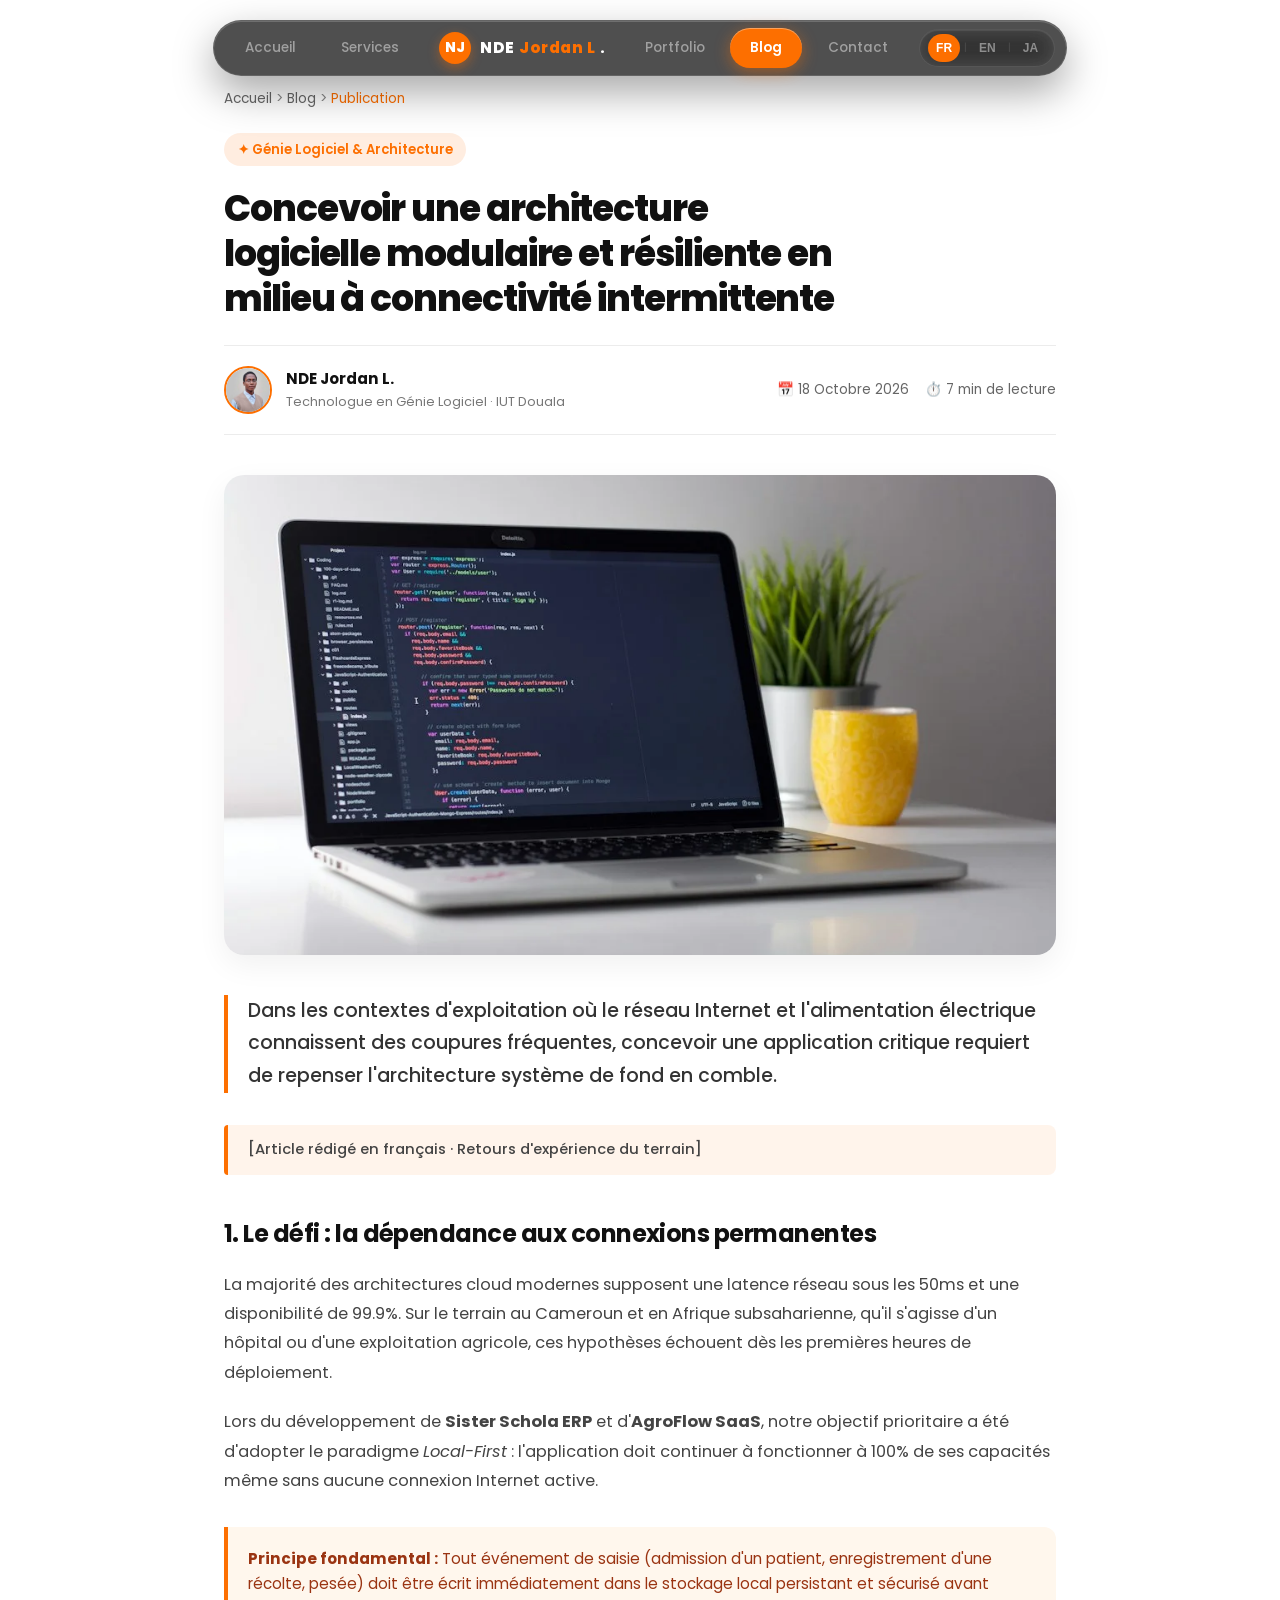
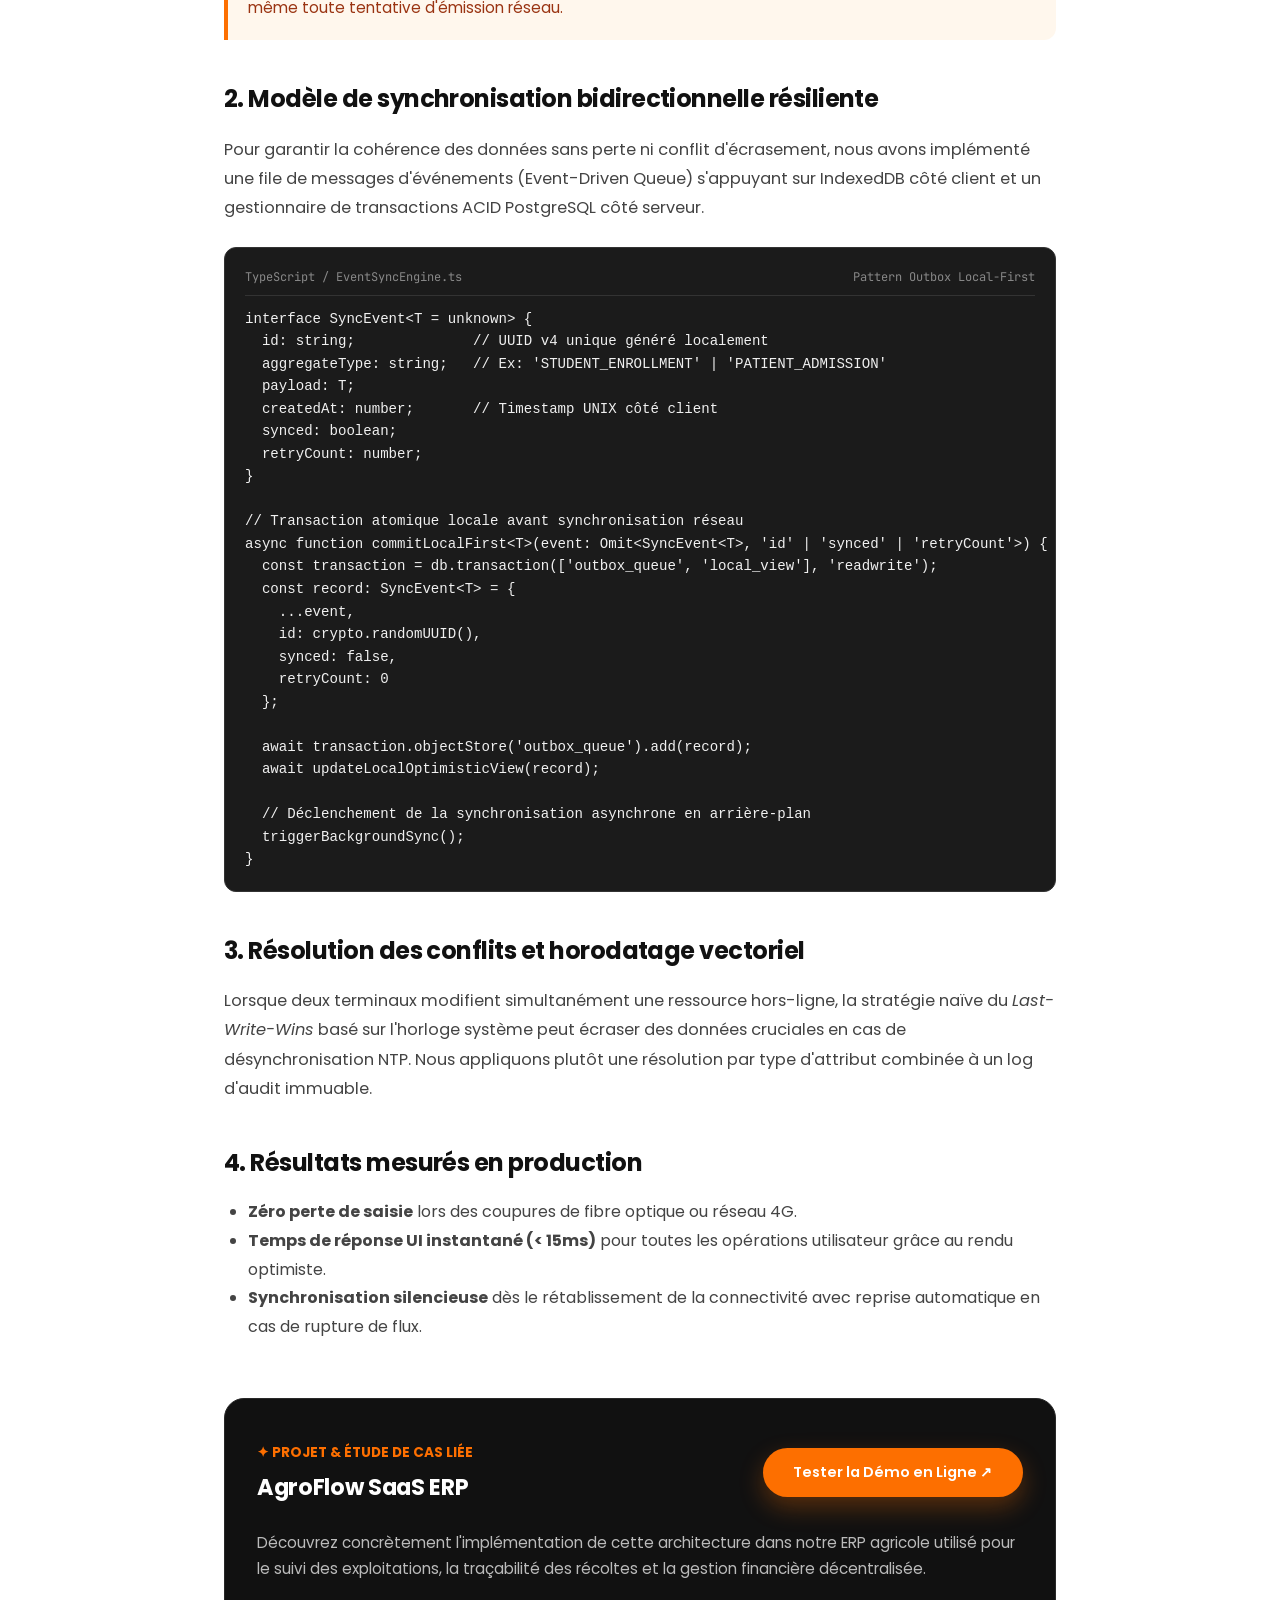
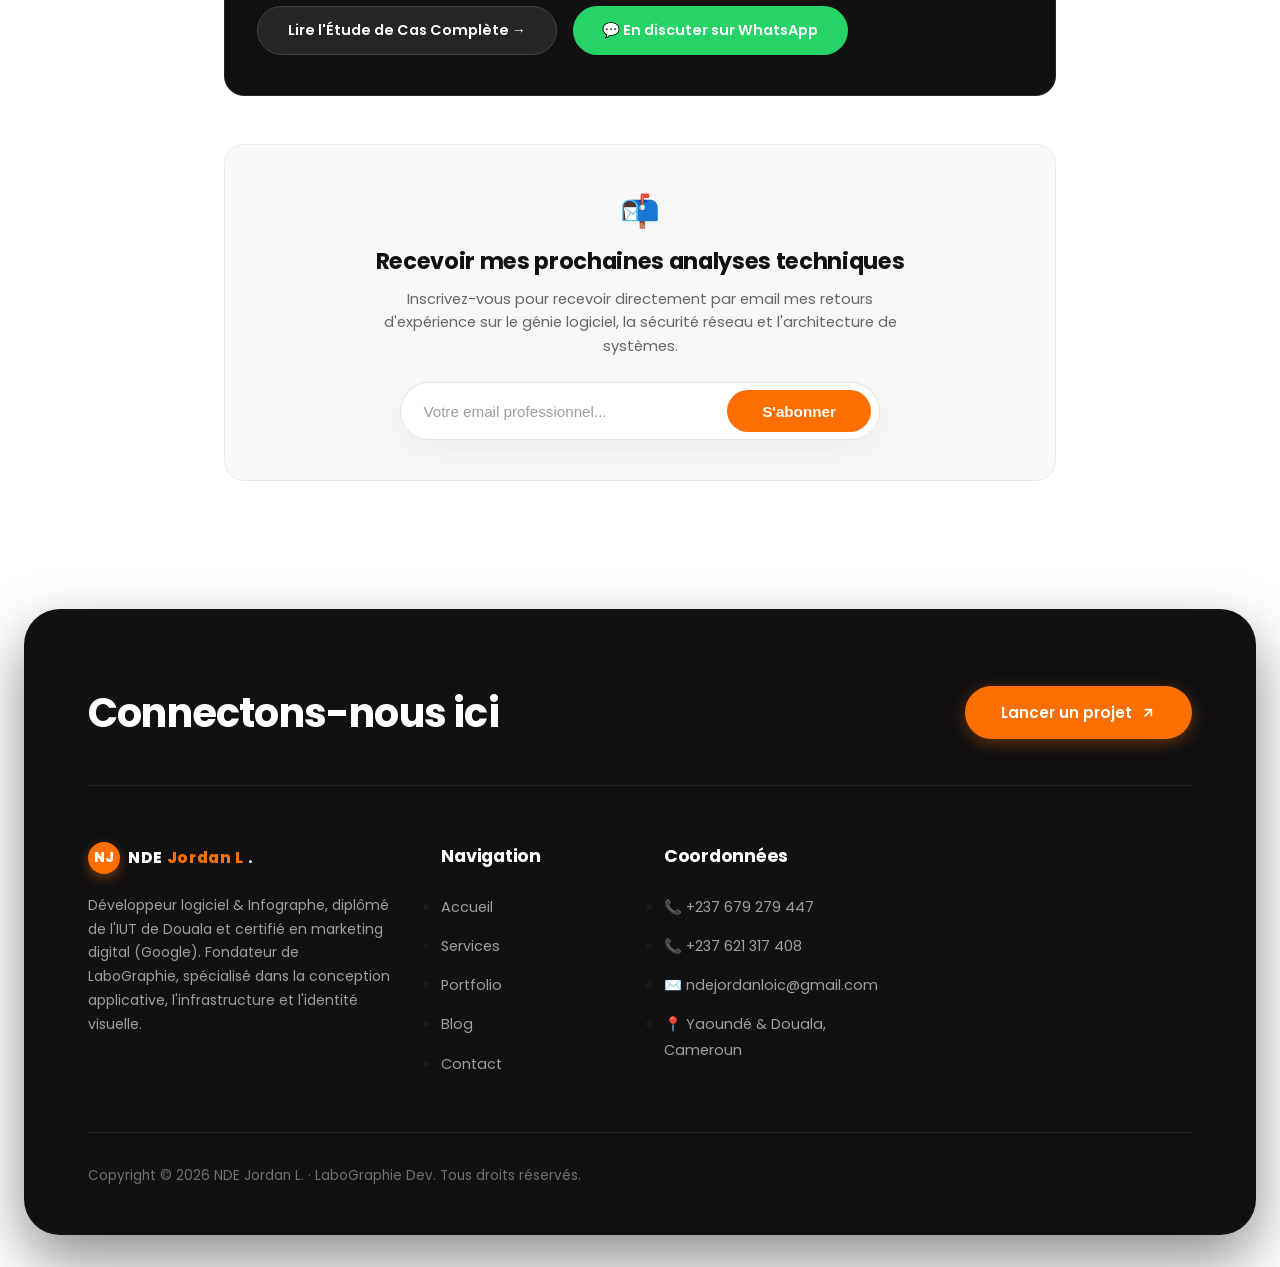
<file: article-detail.html>
<!DOCTYPE html>
<html lang="fr">
<head>
  <meta charset="UTF-8">
  <meta name="viewport" content="width=device-width, initial-scale=1.0">
  <title>Article Technique — NDE Jordan L. · Technologue en Génie Logiciel</title>
  <meta name="description" content="Publication technique par NDE Jordan L. : Architecture logicielle modulaire, conception d'ERP résilients et bases de données haute disponibilité.">
  
  <!-- Favicon & Touch Icons -->
  <link rel="icon" type="image/x-icon" href="favicon.ico">
  <link rel="icon" type="image/png" sizes="32x32" href="favicon-32x32.png">
  <link rel="icon" type="image/png" sizes="16x16" href="favicon-16x16.png">
  <link rel="apple-touch-icon" sizes="180x180" href="apple-touch-icon.png">

  <!-- Open Graph / Facebook / LinkedIn -->
  <meta property="og:type" content="article">
  <meta property="og:site_name" content="NDE Jordan L. Portfolio">
  <meta property="og:locale" content="fr_FR">
  <meta property="og:title" content="Article Technique — NDE Jordan L. · Technologue en Génie Logiciel">
  <meta property="og:description" content="Publication technique par NDE Jordan L. : Architecture logicielle modulaire, conception d'ERP résilients et bases de données haute disponibilité.">
  <meta property="og:image" content="rsc/img/blog_architecture.webp">

  <!-- Twitter Card -->
  <meta name="twitter:card" content="summary_large_image">
  <meta name="twitter:title" content="Article Technique — NDE Jordan L. · Technologue en Génie Logiciel">
  <meta name="twitter:description" content="Publication technique par NDE Jordan L. : Architecture logicielle modulaire, ERP résilients et bases de données.">
  <meta name="twitter:image" content="rsc/img/blog_architecture.webp">

  <!-- URL canonique (À confirmer lors du déploiement en production - Lot 7) -->
  <!-- <link rel="canonical" href="https://ndejordanloic.com/article-detail.html"> -->
  
  <link rel="preconnect" href="https://fonts.googleapis.com">
  <link rel="preconnect" href="https://fonts.gstatic.com" crossorigin>
  <link href="https://fonts.googleapis.com/css2?family=Poppins:ital,wght@0,300;0,400;0,500;0,600;0,700;0,800;1,400&family=JetBrains+Mono:wght@400;500;600&display=swap" rel="stylesheet">
  <link rel="stylesheet" href="css/style.css">
  <style>
    .article-container { max-width: 880px; margin: 0 auto; padding: 2rem 1.5rem 5rem 1.5rem; }
    .article-header { margin-bottom: 2.5rem; }
    .article-badge-cat { display: inline-flex; align-items: center; gap: 0.4rem; padding: 0.35rem 0.85rem; border-radius: 999px; background: rgba(253, 111, 0, 0.12); color: var(--figma-orange); font-size: 0.82rem; font-weight: 600; margin-bottom: 1.25rem; }
    .article-main-title { font-size: 2.25rem; font-weight: 800; color: #111111; line-height: 1.25; margin-bottom: 1.5rem; }
    .article-meta-bar { display: flex; align-items: center; justify-content: space-between; flex-wrap: wrap; gap: 1rem; padding: 1.25rem 0; border-top: 1px solid #ECECEC; border-bottom: 1px solid #ECECEC; margin-bottom: 2.5rem; }
    .article-author-info { display: flex; align-items: center; gap: 0.85rem; }
    .article-author-avatar { width: 48px; height: 48px; border-radius: 50%; object-fit: cover; border: 2px solid var(--figma-orange); }
    .article-author-name { font-weight: 700; color: #111; font-size: 0.95rem; }
    .article-author-role { font-size: 0.8rem; color: #777; }
    .article-reading-stats { display: flex; align-items: center; gap: 1rem; font-size: 0.85rem; color: #666; }
    .article-lead { font-size: 1.2rem; line-height: 1.7; color: #333; font-weight: 500; margin-bottom: 2rem; border-left: 4px solid var(--figma-orange); padding-left: 1.25rem; }
    .article-cover-wrap { width: 100%; border-radius: 20px; overflow: hidden; margin-bottom: 2.5rem; box-shadow: 0 10px 30px rgba(0,0,0,0.06); }
    .article-cover-img { width: 100%; max-height: 480px; object-fit: cover; display: block; }
    .article-content h2 { font-size: 1.5rem; font-weight: 700; color: #111; margin: 2.5rem 0 1rem 0; }
    .article-content h3 { font-size: 1.2rem; font-weight: 600; color: #222; margin: 1.75rem 0 0.75rem 0; }
    .article-content p { font-size: 1.02rem; line-height: 1.8; color: #444; margin-bottom: 1.25rem; }
    .article-content ul, .article-content ol { margin: 1rem 0 1.5rem 1.5rem; line-height: 1.8; color: #444; }
    .article-code-block { background: #1B1B1B; color: #F0F0F0; border-radius: 12px; padding: 1.25rem; font-family: 'JetBrains Mono', monospace; font-size: 0.88rem; overflow-x: auto; margin: 1.5rem 0 2rem 0; border: 1px solid #333; }
    .article-code-header { display: flex; justify-content: space-between; color: #888; font-size: 0.75rem; border-bottom: 1px solid #333; padding-bottom: 0.5rem; margin-bottom: 0.75rem; }
    .article-callout { background: #FFF7ED; border-left: 4px solid var(--figma-orange); padding: 1.25rem; border-radius: 0 12px 12px 0; margin: 2rem 0; font-size: 0.95rem; color: #9A3412; line-height: 1.6; }
    .article-related-box { background: #111111; color: #FFFFFF; border-radius: 20px; padding: 2.5rem 2rem; margin-top: 3.5rem; border: 1px solid #282828; }
    .article-related-header { display: flex; align-items: center; justify-content: space-between; flex-wrap: wrap; margin-bottom: 1.5rem; }
    .article-newsletter-card { background: #F8F8F8; border-radius: 20px; padding: 2.5rem; margin-top: 3rem; text-align: center; border: 1px solid #EAEAEA; }
  </style>
</head>
<body class="page-article-detail">
  <!-- Lien d'évitement accessible (WCAG 2.4.1) -->
  <a href="#main-content" class="skip-link" data-i18n="aria.skipToContent">Passer au contenu principal</a>

  <!-- =========================================================================
       HEADER NAVIGATION PARTAGÉ (Figma 1:1)
       ========================================================================= -->
  <header class="header-wrapper">
    <div class="nav-pill-container">
      <nav class="nav-pill" id="navbar">
        <a href="index.html" class="nav-item" data-i18n="nav.home">Accueil</a>
        <a href="services.html" class="nav-item" data-i18n="nav.services">Services</a>
        
        <a href="index.html" class="nav-logo" aria-label="Accueil NDE Jordan L.">
          <div class="logo-mark-nj">
            <span class="logo-initials">NJ</span>
          </div>
          <span class="logo-text">
            <span class="logo-nde">NDE</span>
            <span class="logo-jordan">Jordan L</span><span class="logo-dot">.</span>
          </span>
        </a>

        <a href="portfolio.html" class="nav-item" data-i18n="nav.projects">Portfolio</a>
        <a href="blog.html" class="nav-item active" data-i18n="nav.blog">Blog</a>
        <a href="contact.html" class="nav-item" data-i18n="nav.contact">Contact</a>

        <!-- Sélecteur Trilingue discret FR / EN / JA -->
        <div class="lang-switch-wrap" role="group" aria-label="Choix de la langue" data-i18n-aria-label="aria.langSelect">
          <button type="button" class="lang-btn active" data-lang="fr" aria-label="Passer en Français" data-i18n-aria-label="aria.langFr">FR</button>
          <span class="lang-sep">|</span>
          <button type="button" class="lang-btn" data-lang="en" aria-label="Switch to English" data-i18n-aria-label="aria.langEn">EN</button>
          <span class="lang-sep">|</span>
          <button type="button" class="lang-btn" data-lang="ja" aria-label="日本語に切り替え" data-i18n-aria-label="aria.langJa">JA</button>
        </div>
      </nav>

      <button class="mobile-toggle" id="mobileToggle" aria-label="Ouvrir le menu" aria-expanded="false">
        <span></span><span></span><span></span>
      </button>
    </div>
  </header>

  <main id="main-content">
    <article class="article-container">
      
      <!-- Fil d'Ariane -->
      <nav style="margin-bottom: 1.5rem; font-size: 0.85rem; color: #888;">
        <a href="index.html" style="color: #666; text-decoration: none;" data-i18n="nav.home">Accueil</a> &gt; 
        <a href="blog.html" style="color: #666; text-decoration: none;" data-i18n="nav.blog">Blog</a> &gt; 
        <span style="color: var(--figma-orange);" id="articleBreadcrumb">Publication</span>
      </nav>

      <!-- En-tête de l'Article -->
      <header class="article-header">
        <span class="article-badge-cat" id="articleCategory">✦ Génie Logiciel &amp; Architecture</span>
        <h1 class="article-main-title" id="articleTitle">
          Concevoir une architecture logicielle modulaire et résiliente en milieu à connectivité intermittente
        </h1>

        <!-- Méta Bar (Auteur, Date, Temps de lecture) -->
        <div class="article-meta-bar">
          <div class="article-author-info">
            <img src="rsc/img/jordan_portrait_pro.webp" alt="NDE Jordan L." class="article-author-avatar" width="999" height="999" loading="lazy" decoding="async">
            <div>
              <div class="article-author-name">NDE Jordan L.</div>
              <div class="article-author-role" data-i18n="article.authorRole">Technologue en Génie Logiciel · IUT Douala</div>
            </div>
          </div>
          <div class="article-reading-stats">
            <span>📅 <span id="articleDate">18 Octobre 2026</span></span>
            <span>⏱️ <span id="articleReadTime">7 min de lecture</span></span>
          </div>
        </div>
      </header>

      <!-- Image de Couverture -->
      <div class="article-cover-wrap">
        <img src="rsc/img/blog_architecture.webp" alt="Architecture Logicielle" class="article-cover-img" id="articleCover" width="1000" height="667" loading="lazy" decoding="async">
      </div>

      <!-- Chapô / Lead -->
      <div class="article-lead" id="articleLead">
        Dans les contextes d'exploitation où le réseau Internet et l'alimentation électrique connaissent des coupures fréquentes, concevoir une application critique requiert de repenser l'architecture système de fond en comble.
      </div>

      <!-- Bannière d'indication linguistique pour le corps éditorial -->
      <aside class="article-lang-notice" data-i18n="blog.langNotice" style="background: rgba(253, 111, 0, 0.08); border-left: 4px solid var(--figma-orange, #FD6F00); padding: 0.85rem 1.25rem; margin: 1.5rem 0; border-radius: 4px 8px 8px 4px; font-size: 0.92rem; color: #444; font-weight: 500;">
        [Article rédigé en français · Retours d'expérience du terrain]
      </aside>

      <!-- Corps de l'Article -->
      <div class="article-content" id="articleBody">
        <h2>1. Le défi : la dépendance aux connexions permanentes</h2>
        <p>
          La majorité des architectures cloud modernes supposent une latence réseau sous les 50ms et une disponibilité de 99.9%. Sur le terrain au Cameroun et en Afrique subsaharienne, qu'il s'agisse d'un hôpital ou d'une exploitation agricole, ces hypothèses échouent dès les premières heures de déploiement.
        </p>
        <p>
          Lors du développement de <strong>Sister Schola ERP</strong> et d'<strong>AgroFlow SaaS</strong>, notre objectif prioritaire a été d'adopter le paradigme <em>Local-First</em> : l'application doit continuer à fonctionner à 100% de ses capacités même sans aucune connexion Internet active.
        </p>

        <div class="article-callout">
          <strong>Principe fondamental :</strong> Tout événement de saisie (admission d'un patient, enregistrement d'une récolte, pesée) doit être écrit immédiatement dans le stockage local persistant et sécurisé avant même toute tentative d'émission réseau.
        </div>

        <h2>2. Modèle de synchronisation bidirectionnelle résiliente</h2>
        <p>
          Pour garantir la cohérence des données sans perte ni conflit d'écrasement, nous avons implémenté une file de messages d'événements (Event-Driven Queue) s'appuyant sur IndexedDB côté client et un gestionnaire de transactions ACID PostgreSQL côté serveur.
        </p>

        <div class="article-code-block">
          <div class="article-code-header">
            <span>TypeScript / EventSyncEngine.ts</span>
            <span>Pattern Outbox Local-First</span>
          </div>
<pre><code>interface SyncEvent&lt;T = unknown&gt; {
  id: string;              // UUID v4 unique généré localement
  aggregateType: string;   // Ex: 'STUDENT_ENROLLMENT' | 'PATIENT_ADMISSION'
  payload: T;
  createdAt: number;       // Timestamp UNIX côté client
  synced: boolean;
  retryCount: number;
}

// Transaction atomique locale avant synchronisation réseau
async function commitLocalFirst&lt;T&gt;(event: Omit&lt;SyncEvent&lt;T&gt;, 'id' | 'synced' | 'retryCount'&gt;) {
  const transaction = db.transaction(['outbox_queue', 'local_view'], 'readwrite');
  const record: SyncEvent&lt;T&gt; = {
    ...event,
    id: crypto.randomUUID(),
    synced: false,
    retryCount: 0
  };
  
  await transaction.objectStore('outbox_queue').add(record);
  await updateLocalOptimisticView(record);
  
  // Déclenchement de la synchronisation asynchrone en arrière-plan
  triggerBackgroundSync();
}</code></pre>
        </div>

        <h2>3. Résolution des conflits et horodatage vectoriel</h2>
        <p>
          Lorsque deux terminaux modifient simultanément une ressource hors-ligne, la stratégie naïve du <em>Last-Write-Wins</em> basé sur l'horloge système peut écraser des données cruciales en cas de désynchronisation NTP. Nous appliquons plutôt une résolution par type d'attribut combinée à un log d'audit immuable.
        </p>

        <h2>4. Résultats mesurés en production</h2>
        <ul>
          <li><strong>Zéro perte de saisie</strong> lors des coupures de fibre optique ou réseau 4G.</li>
          <li><strong>Temps de réponse UI instantané (&lt; 15ms)</strong> pour toutes les opérations utilisateur grâce au rendu optimiste.</li>
          <li><strong>Synchronisation silencieuse</strong> dès le rétablissement de la connectivité avec reprise automatique en cas de rupture de flux.</li>
        </ul>
      </div>

      <!-- Section Études de Cas Liées (Conforme Sitemap Relume) -->
      <div class="article-related-box">
        <div class="article-related-header">
          <div>
            <span style="color: var(--figma-orange); font-size: 0.85rem; font-weight: 700; text-transform: uppercase;" data-i18n="article.relatedTitle">✦ Projet &amp; Étude de cas liée</span>
            <h3 style="font-size: 1.4rem; color: #FFF; margin-top: 0.35rem;" id="relatedProjectTitle">AgroFlow SaaS ERP</h3>
          </div>
          <a href="https://agroflowsaas.vercel.app" target="_blank" rel="noopener noreferrer" class="btn-detail-primary" id="relatedProjectLive" data-i18n="article.demoBtn">
            Tester la Démo en Ligne ↗
          </a>
        </div>
        <p style="color: #BBB; font-size: 0.95rem; line-height: 1.7; margin-bottom: 1.5rem;" id="relatedProjectDesc">
          Découvrez concrètement l'implémentation de cette architecture dans notre ERP agricole utilisé pour le suivi des exploitations, la traçabilité des récoltes et la gestion financière décentralisée.
        </p>
        <div style="display: flex; gap: 1rem; flex-wrap: wrap;">
          <a href="projet-detail.html?id=agroflow" class="btn-detail-github" style="background: #252525; color: #FFF; border: 1px solid #444;" id="relatedProjectCase" data-i18n="article.caseBtn">
            Lire l'Étude de Cas Complète &rarr;
          </a>
          <a href="https://wa.me/237679279447?text=Bonjour%20Jordan,%20j'ai%20lu%20votre%20article%20sur%20l'architecture%20logicielle%20et%20je%20souhaite%20un%20devis." target="_blank" rel="noopener noreferrer" class="btn-detail-github" style="background: #25D366; color: #FFF; border: none;">
            <span data-i18n="article.whatsappDiscuss">💬 En discuter sur WhatsApp</span>
          </a>
        </div>
      </div>

      <!-- Formulaire Newsletter & Veille Tech (Conforme Sitemap Relume) -->
      <div class="article-newsletter-card">
        <span style="font-size: 2rem;">📬</span>
        <h3 style="font-size: 1.4rem; font-weight: 700; color: #111; margin: 0.5rem 0;" data-i18n="article.newsletterTitle">Recevoir mes prochaines analyses techniques</h3>
        <p style="font-size: 0.92rem; color: #666; max-width: 520px; margin: 0 auto 1.5rem auto;" data-i18n="article.newsletterSub">
          Inscrivez-vous pour recevoir directement par email mes retours d'expérience sur le génie logiciel, la sécurité réseau et l'architecture de systèmes.
        </p>
        <form class="discuss-pill-form" style="max-width: 480px; margin: 0 auto;" onsubmit="event.preventDefault(); alert('Merci pour votre inscription ! Vous recevrez mes prochaines publications.');">
          <input type="email" placeholder="Votre email professionnel..." class="discuss-email-input" required aria-label="Votre adresse email" data-i18n-aria-label="aria.newsletterEmail">
          <button type="submit" class="discuss-submit-btn" data-i18n="article.subscribeBtn">S'abonner</button>
        </form>
      </div>

    </article>
  </main>

  <!-- =========================================================================
       FOOTER CARTE NOIRE FIGMA (Image 7)
       ========================================================================= -->
  <footer class="footer-dark-card" style="margin: 3rem 1.5rem 2rem 1.5rem;">
    <div class="footer-top-header">
      <h2 class="connect-title" data-i18n="footer.connectTitle">Connectons-nous ici</h2>
      <a href="https://wa.me/237679279447" target="_blank" rel="noopener noreferrer" class="btn-hire-orange">
        <span data-i18n="footer.hireBtn">Lancer un projet</span>
        <svg aria-hidden="true" width="16" height="16" viewBox="0 0 24 24" fill="none" stroke="#FFFFFF" stroke-width="2.5"><line x1="7" y1="17" x2="17" y2="7"></line><polyline points="7 7 17 7 17 17"></polyline></svg>
      </a>
    </div>
    <div class="footer-card-divider"></div>
    <div class="footer-columns-grid">
      <div class="footer-col col-brand">
        <div class="footer-logo">
          <div class="logo-mark-nj"><span class="logo-initials">NJ</span></div>
          <span class="logo-text"><span class="logo-nde">NDE</span> <span class="logo-jordan">Jordan L</span><span class="logo-dot">.</span></span>
        </div>
        <p class="footer-brand-desc" data-i18n="footer.bio">
          Développeur logiciel &amp; Infographe, diplômé de l'IUT de Douala et certifié en marketing digital (Google). Fondateur de LaboGraphie, spécialisé dans la conception applicative, l'infrastructure et l'identité visuelle.
        </p>
      </div>
      <div class="footer-col col-nav">
        <h4 class="footer-col-title" data-i18n="footer.navTitle">Navigation</h4>
        <ul class="footer-links-list">
          <li><a href="index.html" data-i18n="nav.home">Accueil</a></li>
          <li><a href="services.html" data-i18n="nav.services">Services</a></li>
          <li><a href="portfolio.html" data-i18n="nav.projects">Portfolio</a></li>
          <li><a href="blog.html" data-i18n="nav.blog">Blog</a></li>
          <li><a href="contact.html" data-i18n="nav.contact">Contact</a></li>
        </ul>
      </div>
      <div class="footer-col col-contact">
        <h4 class="footer-col-title" data-i18n="footer.contactTitle">Coordonnées</h4>
        <ul class="footer-links-list contact-list">
          <li><span>📞 +237 679 279 447</span></li>
          <li><span>📞 +237 621 317 408</span></li>
          <li><span>✉️ ndejordanloic@gmail.com</span></li>
          <li><span>📍 Yaoundé &amp; Douala, Cameroun</span></li>
        </ul>
      </div>
    </div>
    <div class="footer-card-divider subtle"></div>
    <div class="footer-card-bottom">
      <p class="footer-copyright" data-i18n="footer.copyright">Copyright &copy; 2026 NDE Jordan L. · LaboGraphie Dev. Tous droits réservés.</p>
    </div>
  </footer>

  <script src="js/main.js"></script>
</body>
</html>
</file>
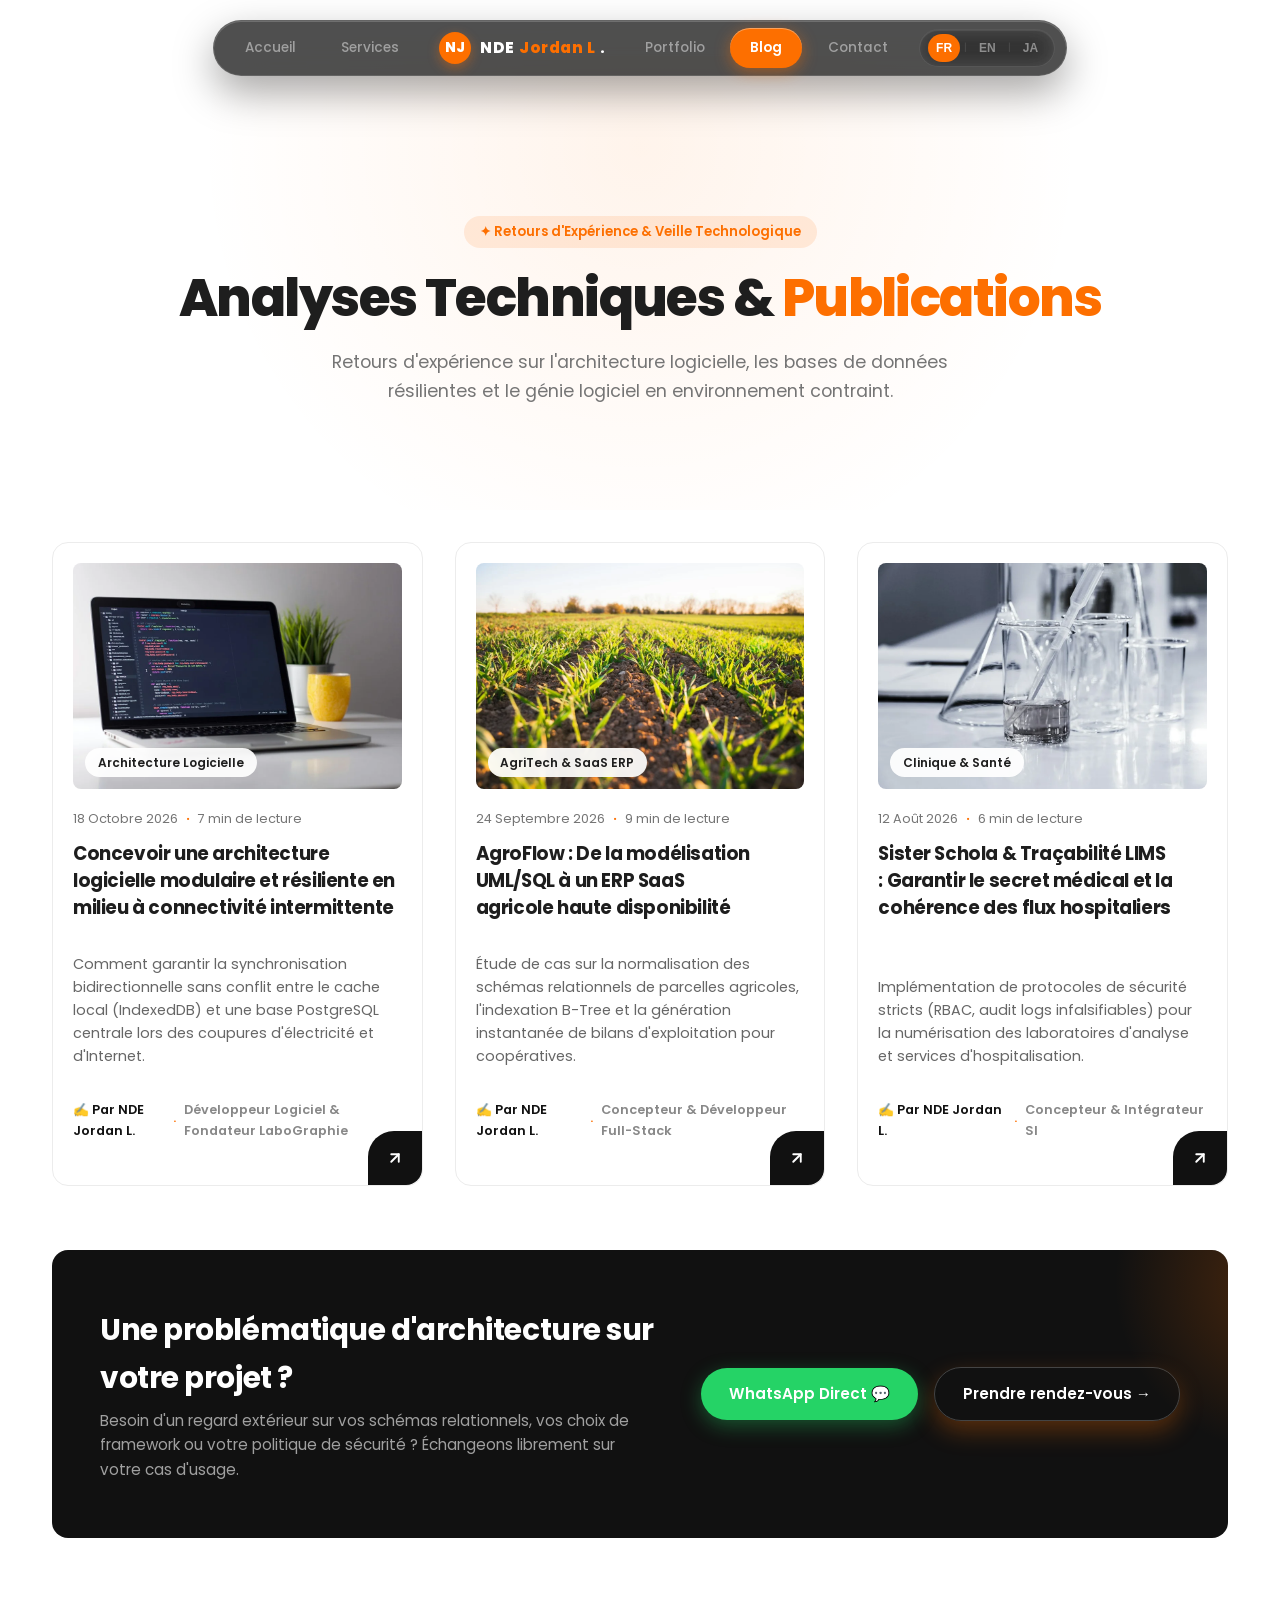
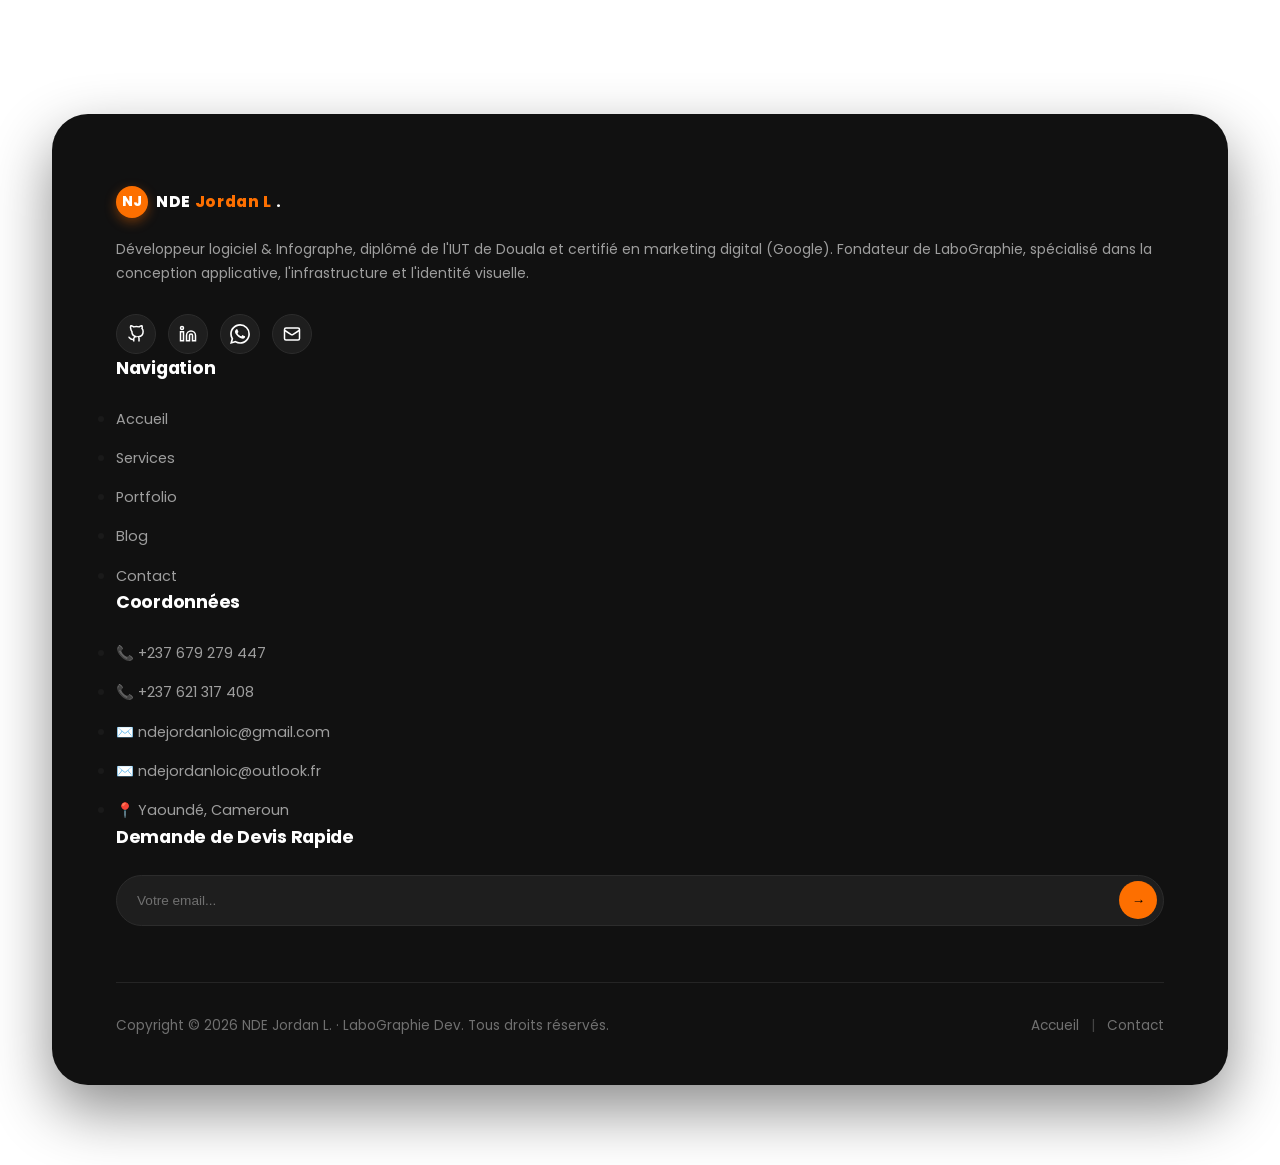
<file: blog.html>
<!DOCTYPE html>
<html lang="fr">
<head>
  <meta charset="UTF-8">
  <meta name="viewport" content="width=device-width, initial-scale=1.0">
  <title>Blog & Publications Tech — NDE Jordan L. · Technologue & Développeur Full-Stack</title>
  <meta name="description" content="Articles techniques, retours d'expérience et analyses d'architecture logicielle par NDE Jordan L. : ERP SaaS résilient, intégrité des données de santé et modélisation SQL.">
  
  <!-- Favicon & Touch Icons -->
  <link rel="icon" type="image/x-icon" href="favicon.ico">
  <link rel="icon" type="image/png" sizes="32x32" href="favicon-32x32.png">
  <link rel="icon" type="image/png" sizes="16x16" href="favicon-16x16.png">
  <link rel="apple-touch-icon" sizes="180x180" href="apple-touch-icon.png">

  <!-- Open Graph / Facebook / LinkedIn -->
  <meta property="og:type" content="website">
  <meta property="og:site_name" content="NDE Jordan L. Portfolio">
  <meta property="og:locale" content="fr_FR">
  <meta property="og:title" content="Blog &amp; Publications Tech — NDE Jordan L. · Technologue &amp; Développeur Full-Stack">
  <meta property="og:description" content="Articles techniques, retours d'expérience et analyses d'architecture logicielle par NDE Jordan L. : ERP SaaS résilient, intégrité des données de santé et modélisation SQL.">
  <meta property="og:image" content="rsc/img/blog_architecture.webp">

  <!-- Twitter Card -->
  <meta name="twitter:card" content="summary_large_image">
  <meta name="twitter:title" content="Blog &amp; Publications Tech — NDE Jordan L. · Technologue &amp; Développeur Full-Stack">
  <meta name="twitter:description" content="Articles techniques, retours d'expérience et analyses d'architecture logicielle par NDE Jordan L.">
  <meta name="twitter:image" content="rsc/img/blog_architecture.webp">

  <!-- URL canonique (À confirmer lors du déploiement en production - Lot 7) -->
  <!-- <link rel="canonical" href="https://ndejordanloic.com/blog.html"> -->
  
  <link rel="preconnect" href="https://fonts.googleapis.com">
  <link rel="preconnect" href="https://fonts.gstatic.com" crossorigin>
  <link href="https://fonts.googleapis.com/css2?family=Poppins:ital,wght@0,300;0,400;0,500;0,600;0,700;0,800;1,400&display=swap" rel="stylesheet">
  <link rel="stylesheet" href="css/style.css">
</head>
<body class="page-blog">
  <!-- Lien d'évitement accessible (WCAG 2.4.1) -->
  <a href="#main-content" class="skip-link" data-i18n="aria.skipToContent">Passer au contenu principal</a>

  <!-- =========================================================================
       HEADER NAVIGATION PARTAGÉ (Figma 1:1)
       ========================================================================= -->
  <header class="header-wrapper">
    <div class="nav-pill-container">
      <nav class="nav-pill" id="navbar">
        <a href="index.html" class="nav-item" data-i18n="nav.home">Accueil</a>
        <a href="services.html" class="nav-item" data-i18n="nav.services">Services</a>
        
        <!-- Logo central JCREA Style avec monogramme NJ et nom bicolore -->
        <a href="index.html" class="nav-logo" aria-label="Accueil NDE Jordan L.">
          <div class="logo-mark-nj">
            <span class="logo-initials">NJ</span>
          </div>
          <span class="logo-text">
            <span class="logo-nde">NDE</span>
            <span class="logo-jordan">Jordan L</span><span class="logo-dot">.</span>
          </span>
        </a>

        <a href="portfolio.html" class="nav-item" data-i18n="nav.projects">Portfolio</a>
        <a href="blog.html" class="nav-item active" data-i18n="nav.blog">Blog</a>
        <a href="contact.html" class="nav-item" data-i18n="nav.contact">Contact</a>

        <!-- Sélecteur Trilingue discret FR / EN / JA -->
        <div class="lang-switch-wrap" role="group" aria-label="Choix de la langue" data-i18n-aria-label="aria.langSelect">
          <button type="button" class="lang-btn active" data-lang="fr" aria-label="Passer en Français" data-i18n-aria-label="aria.langFr">FR</button>
          <span class="lang-sep">|</span>
          <button type="button" class="lang-btn" data-lang="en" aria-label="Switch to English" data-i18n-aria-label="aria.langEn">EN</button>
          <span class="lang-sep">|</span>
          <button type="button" class="lang-btn" data-lang="ja" aria-label="日本語に切り替え" data-i18n-aria-label="aria.langJa">JA</button>
        </div>
      </nav>

      <!-- Bouton Menu Mobile Hamburger -->
      <button class="mobile-toggle" id="mobileToggle" aria-label="Ouvrir le menu" aria-expanded="false">
        <span></span><span></span><span></span>
      </button>
    </div>
  </header>

  <main id="main-content">
    <!-- =========================================================================
         1. HERO DE LA PAGE BLOG
         ========================================================================= -->
    <section class="subpage-hero">
      <div class="container">
        <span class="subpage-badge" data-i18n="blog.heroBadge">✦ Retours d'Expérience &amp; Veille Technologique</span>
        <h1 class="subpage-title">
          <span data-i18n="blog.pageTitlePre">Analyses Techniques &amp;</span> <span class="text-orange" data-i18n="blog.pageTitleOrange">Publications</span>
        </h1>
        <p class="subpage-desc" data-i18n="blog.pageSubtitle">
          Retours d'expérience sur l'architecture logicielle, les bases de données résilientes et le génie logiciel en environnement contraint.
        </p>
      </div>
    </section>

    <!-- =========================================================================
         2. GRILLE D'ARTICLES TECHNIQUES
         ========================================================================= -->
    <section class="blog-section" style="padding: 2rem 0 5rem 0;">
      <div class="container">
        
        <div class="blog-grid">
          
          <!-- Article 1: Architecture Modulaire & Résilience -->
          <article class="blog-card">
            <div class="blog-img-wrap">
              <img src="rsc/img/blog_architecture.webp" alt="Architecture Logicielle Modulaire" class="blog-img" width="1000" height="667" loading="lazy" decoding="async">
              <span class="blog-tag-pill" data-i18n="blog.a1Tag">Architecture Logicielle</span>
            </div>
            <div class="blog-meta-row">
              <span class="blog-date" data-i18n="blog.a1Date">18 Octobre 2026</span>
              <span class="blog-dot-orange">•</span>
              <span class="blog-read-time" data-i18n="blog.readTime7">7 min de lecture</span>
            </div>
            <h2 class="blog-title" data-i18n="blog.a1Title">
              Concevoir une architecture logicielle modulaire et résiliente en milieu à connectivité intermittente
            </h2>
            <p style="font-size: 0.9rem; color: #666; line-height: 1.6; margin-bottom: 2rem;" data-i18n="blog.a1Desc">
              Comment garantir la synchronisation bidirectionnelle sans conflit entre le cache local (IndexedDB) et une base PostgreSQL centrale lors des coupures d'électricité et d'Internet.
            </p>
            <div style="font-size: 0.8rem; font-weight: 600; color: #111; margin-bottom: 1.5rem; display: flex; align-items: center; gap: 0.5rem;">
              <span data-i18n="blog.authorBy">✍️ Par NDE Jordan L.</span>
              <span style="color: var(--figma-orange);">·</span>
              <span style="color: #888;" data-i18n="blog.authorRole1">Développeur Logiciel &amp; Fondateur LaboGraphie</span>
            </div>
            <a href="article-detail.html?id=architecture-modulaire" class="blog-arrow-btn" aria-label="Lire l'article complet" data-i18n-aria-label="blog.readMore">
              <svg aria-hidden="true" width="18" height="18" viewBox="0 0 24 24" fill="none" stroke="#FFFFFF" stroke-width="2.5" stroke-linecap="round" stroke-linejoin="round">
                <line x1="7" y1="17" x2="17" y2="7"></line>
                <polyline points="7 7 17 7 17 17"></polyline>
              </svg>
            </a>
          </article>

          <!-- Article 2: AgroFlow ERP & Modélisation SQL -->
          <article class="blog-card">
            <div class="blog-img-wrap">
              <img src="rsc/img/blog_agritech.webp" alt="AgroFlow SaaS ERP Architecture" class="blog-img" width="1000" height="665" loading="lazy" decoding="async">
              <span class="blog-tag-pill" data-i18n="blog.a2Tag">AgriTech &amp; SaaS ERP</span>
            </div>
            <div class="blog-meta-row">
              <span class="blog-date" data-i18n="blog.a2Date">24 Septembre 2026</span>
              <span class="blog-dot-orange">•</span>
              <span class="blog-read-time" data-i18n="blog.readTime9">9 min de lecture</span>
            </div>
            <h2 class="blog-title" data-i18n="blog.a2Title">
              AgroFlow : De la modélisation UML/SQL à un ERP SaaS agricole haute disponibilité
            </h2>
            <p style="font-size: 0.9rem; color: #666; line-height: 1.6; margin-bottom: 2rem;" data-i18n="blog.a2Desc">
              Étude de cas sur la normalisation des schémas relationnels de parcelles agricoles, l'indexation B-Tree et la génération instantanée de bilans d'exploitation pour coopératives.
            </p>
            <div style="font-size: 0.8rem; font-weight: 600; color: #111; margin-bottom: 1.5rem; display: flex; align-items: center; gap: 0.5rem;">
              <span data-i18n="blog.authorBy">✍️ Par NDE Jordan L.</span>
              <span style="color: var(--figma-orange);">·</span>
              <span style="color: #888;" data-i18n="blog.authorRole2">Concepteur &amp; Développeur Full-Stack</span>
            </div>
            <a href="article-detail.html?id=agroflow-erp" class="blog-arrow-btn" aria-label="Lire l'article complet" data-i18n-aria-label="blog.readMore">
              <svg aria-hidden="true" width="18" height="18" viewBox="0 0 24 24" fill="none" stroke="#FFFFFF" stroke-width="2.5" stroke-linecap="round" stroke-linejoin="round">
                <line x1="7" y1="17" x2="17" y2="7"></line>
                <polyline points="7 7 17 7 17 17"></polyline>
              </svg>
            </a>
          </article>

          <!-- Article 3: Sister Schola & Traçabilité LIMS -->
          <article class="blog-card">
            <div class="blog-img-wrap">
              <img src="rsc/img/blog_lims.webp" alt="Traçabilité LIMS Clinique" class="blog-img" width="1000" height="667" loading="lazy" decoding="async">
              <span class="blog-tag-pill" data-i18n="blog.a3Tag">Clinique &amp; Santé</span>
            </div>
            <div class="blog-meta-row">
              <span class="blog-date" data-i18n="blog.a3Date">12 Août 2026</span>
              <span class="blog-dot-orange">•</span>
              <span class="blog-read-time" data-i18n="blog.readTime6">6 min de lecture</span>
            </div>
            <h2 class="blog-title" data-i18n="blog.a3Title">
              Sister Schola &amp; Traçabilité LIMS : Garantir le secret médical et la cohérence des flux hospitaliers
            </h2>
            <p style="font-size: 0.9rem; color: #666; line-height: 1.6; margin-bottom: 2rem;" data-i18n="blog.a3Desc">
              Implémentation de protocoles de sécurité stricts (RBAC, audit logs infalsifiables) pour la numérisation des laboratoires d'analyse et services d'hospitalisation.
            </p>
            <div style="font-size: 0.8rem; font-weight: 600; color: #111; margin-bottom: 1.5rem; display: flex; align-items: center; gap: 0.5rem;">
              <span data-i18n="blog.authorBy">✍️ Par NDE Jordan L.</span>
              <span style="color: var(--figma-orange);">·</span>
              <span style="color: #888;" data-i18n="blog.authorRole3">Concepteur &amp; Intégrateur SI</span>
            </div>
            <a href="article-detail.html?id=sister-schola" class="blog-arrow-btn" aria-label="Lire l'article complet" data-i18n-aria-label="blog.readMore">
              <svg aria-hidden="true" width="18" height="18" viewBox="0 0 24 24" fill="none" stroke="#FFFFFF" stroke-width="2.5" stroke-linecap="round" stroke-linejoin="round">
                <line x1="7" y1="17" x2="17" y2="7"></line>
                <polyline points="7 7 17 7 17 17"></polyline>
              </svg>
            </a>
          </article>

        </div>

        <!-- BANNIÈRE D'ÉCHANGE TECHNIQUE & NEWSLETTER -->
        <div class="blog-newsletter-banner">
          <div class="blog-newsletter-text">
            <h3 data-i18n="blog.discussBoxTitle">Une problématique d'architecture sur votre projet ?</h3>
            <p data-i18n="blog.discussBoxDesc">
              Besoin d'un regard extérieur sur vos schémas relationnels, vos choix de framework ou votre politique de sécurité ? Échangeons librement sur votre cas d'usage.
            </p>
          </div>
          <div class="blog-newsletter-actions">
            <a href="https://wa.me/237679279447?text=Bonjour%20Jordan,%20j'aimerais%20votre%20avis%20technique%20sur%20un%20projet%20logiciel." target="_blank" rel="noopener noreferrer" class="btn-banner-whatsapp" data-i18n="blog.btnWhatsappDirect">
              WhatsApp Direct 💬
            </a>
            <a href="contact.html" class="btn-banner-contact" data-i18n="blog.discussBoxBtn">
              Prendre rendez-vous &rarr;
            </a>
          </div>
        </div>

      </div>
    </section>
  </main>

  <!-- =========================================================================
       FOOTER PARTAGÉ (Figma 1:1)
       ========================================================================= -->
  <footer class="connect-footer-section" id="footer">
    <div class="container">
      <div class="footer-dark-card">
        
        <div class="footer-top-row">
          <div class="footer-col col-brand">
            <div class="footer-logo">
              <div class="logo-mark-nj">
                <span class="logo-initials">NJ</span>
              </div>
              <span class="logo-text">
                <span class="logo-nde">NDE</span>
                <span class="logo-jordan">Jordan L</span><span class="logo-dot">.</span>
              </span>
            </div>
            <p class="footer-brand-desc" data-i18n="footer.bio">
              Développeur logiciel &amp; Infographe, diplômé de l'IUT de Douala et certifié en marketing digital (Google). Fondateur de LaboGraphie, spécialisé dans la conception applicative, l'infrastructure et l'identité visuelle.
            </p>
            <div class="footer-social-icons">
              <a href="https://github.com/Nadroj-ciol" target="_blank" rel="noopener noreferrer" class="social-circle" aria-label="GitHub">
                <svg aria-hidden="true" width="18" height="18" viewBox="0 0 24 24" fill="none" stroke="currentColor" stroke-width="2"><path d="M9 19c-5 1.5-5-2.5-7-3m14 6v-3.87a3.37 3.37 0 0 0-.94-2.61c3.14-.35 6.44-1.54 6.44-7A5.44 5.44 0 0 0 20 4.77 5.07 5.07 0 0 0 19.91 1S18.73.65 16 2.48a13.38 13.38 0 0 0-7 0C6.27.65 5.09 1 5.09 1A5.07 5.07 0 0 0 5 4.77a5.44 5.44 0 0 0 1.5 3.78c0 5.42 3.3 6.61 6.44 7A3.37 3.37 0 0 0 9 18.13V22"></path></svg>
              </a>
              <a href="https://www.linkedin.com/in/jordan-lo%C3%AFc-nde-63b041427/" target="_blank" rel="noopener noreferrer" class="social-circle" aria-label="LinkedIn">
                <svg aria-hidden="true" width="18" height="18" viewBox="0 0 24 24" fill="none" stroke="currentColor" stroke-width="2"><path d="M16 8a6 6 0 0 1 6 6v7h-4v-7a2 2 0 0 0-2-2 2 2 0 0 0-2 2v7h-4v-7a6 6 0 0 1 6-6z"></path><rect x="2" y="9" width="4" height="12"></rect><circle cx="4" cy="4" r="2"></circle></svg>
              </a>
              <a href="https://wa.me/237679279447?text=Bonjour%20Jordan,%20j'ai%20consult%C3%A9%20votre%20blog%20et%20souhaite%20%C3%A9changer%20avec%20vous." target="_blank" rel="noopener noreferrer" class="social-circle social-whatsapp" aria-label="WhatsApp Jordan L.">
                <svg aria-hidden="true" width="20" height="20" viewBox="0 0 24 24" fill="currentColor">
                  <path d="M17.472 14.382c-.297-.149-1.758-.867-2.03-.967-.273-.099-.471-.148-.67.15-.197.297-.767.966-.94 1.164-.173.199-.347.223-.644.075-.297-.15-1.255-.463-2.39-1.475-.883-.788-1.48-1.761-1.653-2.059-.173-.297-.018-.458.13-.606.134-.133.298-.347.446-.52.149-.174.198-.298.298-.497.099-.198.05-.371-.025-.52-.075-.149-.669-1.612-.916-2.207-.242-.579-.487-.5-.669-.51-.173-.008-.371-.01-.57-.01-.198 0-.52.074-.792.372-.272.297-1.04 1.016-1.04 2.479 0 1.462 1.065 2.875 1.213 3.074.149.198 2.096 3.2 5.077 4.487.709.306 1.262.489 1.694.625.712.227 1.36.195 1.871.118.571-.085 1.758-.719 2.006-1.413.248-.694.248-1.289.173-1.413-.074-.124-.272-.198-.57-.347m-5.421 7.403h-.004a9.87 9.87 0 01-5.031-1.378l-.361-.214-3.741.982.998-3.648-.235-.374a9.86 9.86 0 01-1.51-5.26c.001-5.45 4.436-9.884 9.888-9.884 2.64 0 5.122 1.03 6.988 2.898a9.825 9.825 0 012.893 6.994c-.003 5.45-4.437 9.884-9.885 9.884m8.413-18.297A11.815 11.815 0 0012.05 0C5.495 0 .16 5.335.157 11.892c0 2.096.547 4.142 1.588 5.945L.057 24l6.305-1.654a11.882 11.882 0 005.683 1.448h.005c6.554 0 11.89-5.335 11.893-11.893a11.821 11.821 0 00-3.48-8.413Z"/>
                </svg>
              </a>
              <a href="mailto:ndejordanloic@gmail.com" class="social-circle" aria-label="Email Jordan L.">
                <svg aria-hidden="true" width="18" height="18" viewBox="0 0 24 24" fill="none" stroke="currentColor" stroke-width="2"><rect x="2" y="4" width="20" height="16" rx="2"></rect><path d="m22 7-8.97 5.7a1.94 1.94 0 0 1-2.06 0L2 7"></path></svg>
              </a>
            </div>
          </div>

          <div class="footer-col col-nav">
            <h4 class="footer-col-title" data-i18n="footer.navTitle">Navigation</h4>
            <ul class="footer-links-list">
              <li><a href="index.html" data-i18n="nav.home">Accueil</a></li>
              <li><a href="services.html" data-i18n="nav.services">Services</a></li>
              <li><a href="portfolio.html" data-i18n="nav.projects">Portfolio</a></li>
              <li><a href="blog.html" data-i18n="nav.blog">Blog</a></li>
              <li><a href="contact.html" data-i18n="nav.contact">Contact</a></li>
            </ul>
          </div>

          <div class="footer-col col-contact">
            <h4 class="footer-col-title" data-i18n="footer.contactTitle">Coordonnées</h4>
            <ul class="footer-links-list contact-list">
              <li><span>📞 +237 679 279 447</span></li>
              <li><span>📞 +237 621 317 408</span></li>
              <li><span>✉️ ndejordanloic@gmail.com</span></li>
              <li><span>✉️ ndejordanloic@outlook.fr</span></li>
              <li data-i18n="footer.location"><span>📍 Yaoundé, Cameroun</span></li>
            </ul>
          </div>

          <div class="footer-col col-newsletter">
            <h4 class="footer-col-title" data-i18n="footer.quickQuote">Demande de Devis Rapide</h4>
            <form class="footer-newsletter-form" onsubmit="event.preventDefault(); window.location.href='contact.html';">
              <input type="email" placeholder="Votre email..." data-i18n-placeholder="footer.placeholder" class="footer-email-input" required aria-label="Votre adresse email" data-i18n-aria-label="aria.newsletterEmail">
              <button type="submit" class="footer-email-btn" aria-label="Continuer">&rarr;</button>
            </form>
          </div>

        </div>

        <div class="footer-card-divider subtle"></div>

        <div class="footer-card-bottom">
          <p class="footer-copyright" data-i18n="footer.copyright">Copyright &copy; 2026 NDE Jordan L. · LaboGraphie Dev. Tous droits réservés.</p>
          <div class="footer-legal-links">
            <a href="index.html" data-i18n="nav.home">Accueil</a>
            <span class="sep">|</span>
            <a href="contact.html" data-i18n="nav.contact">Contact</a>
          </div>
        </div>

      </div>
    </div>
  </footer>

  <script src="js/main.js"></script>
</body>
</html>
</file>
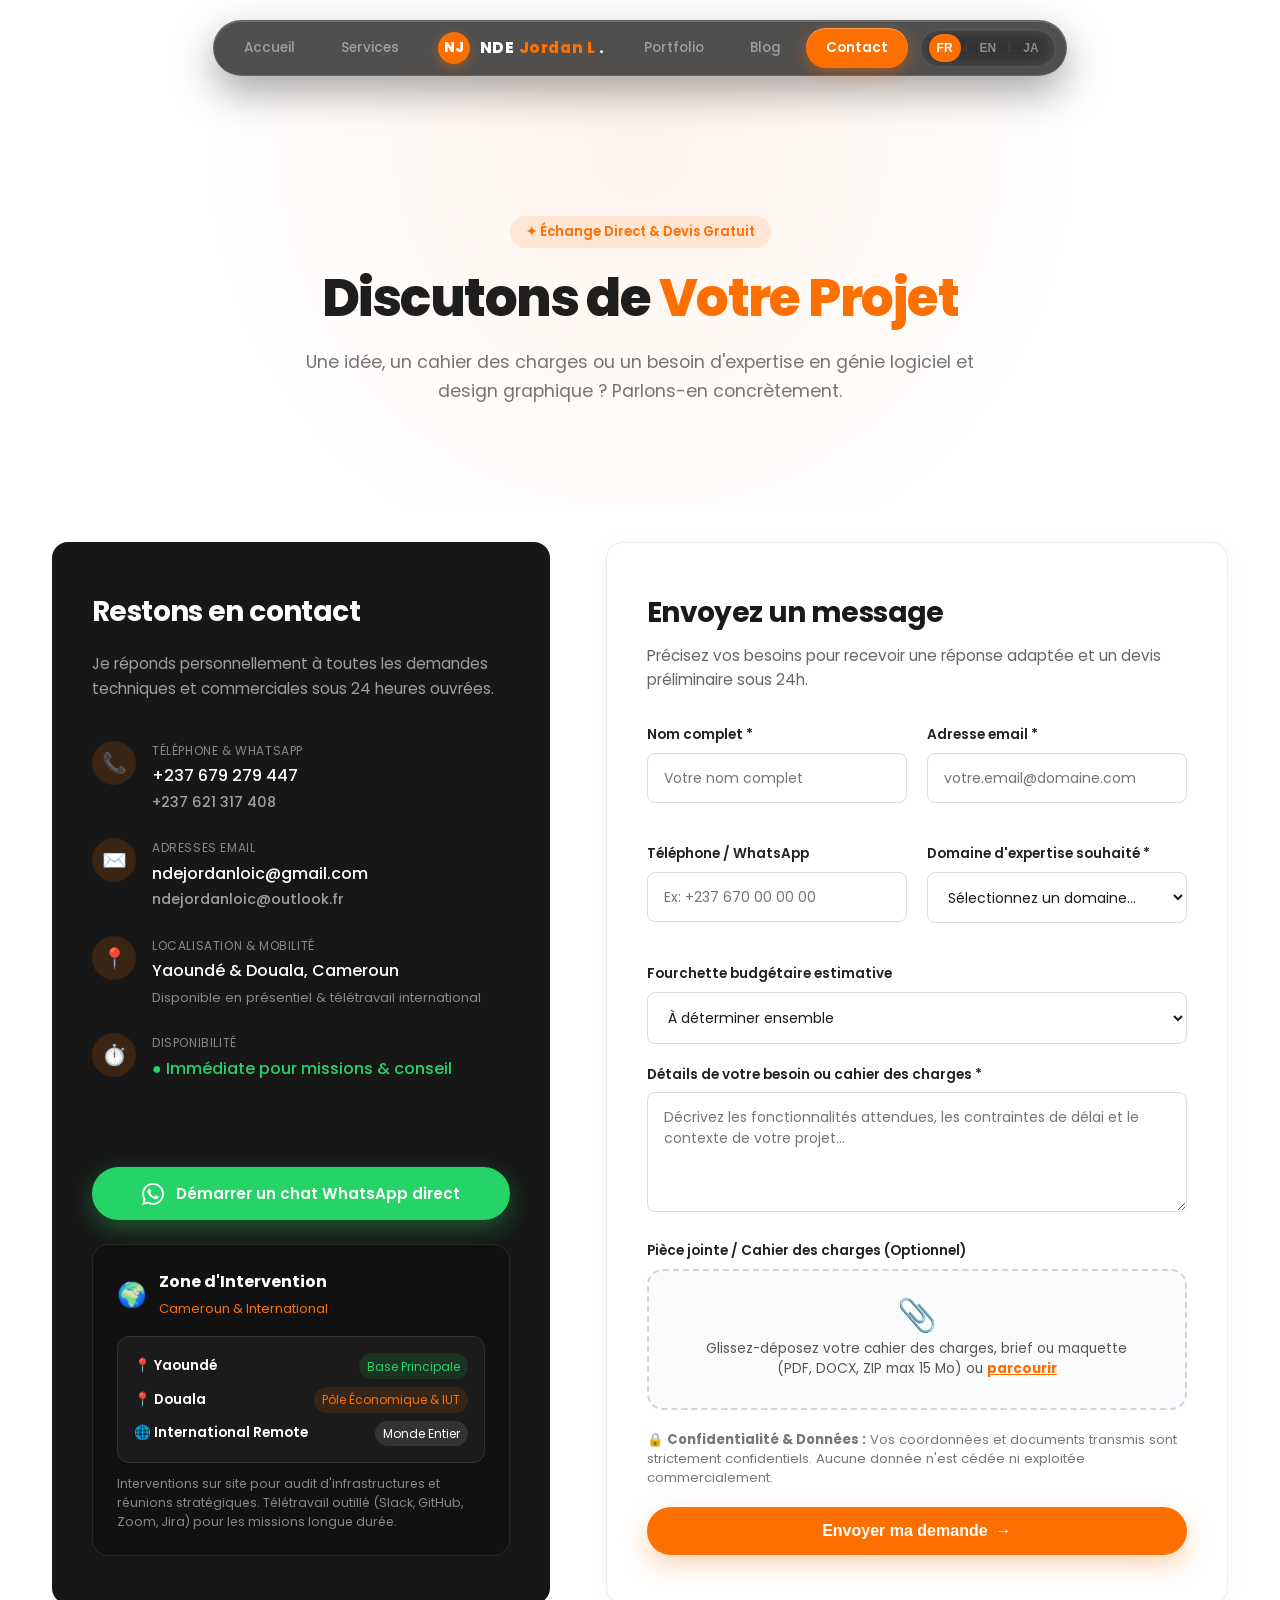
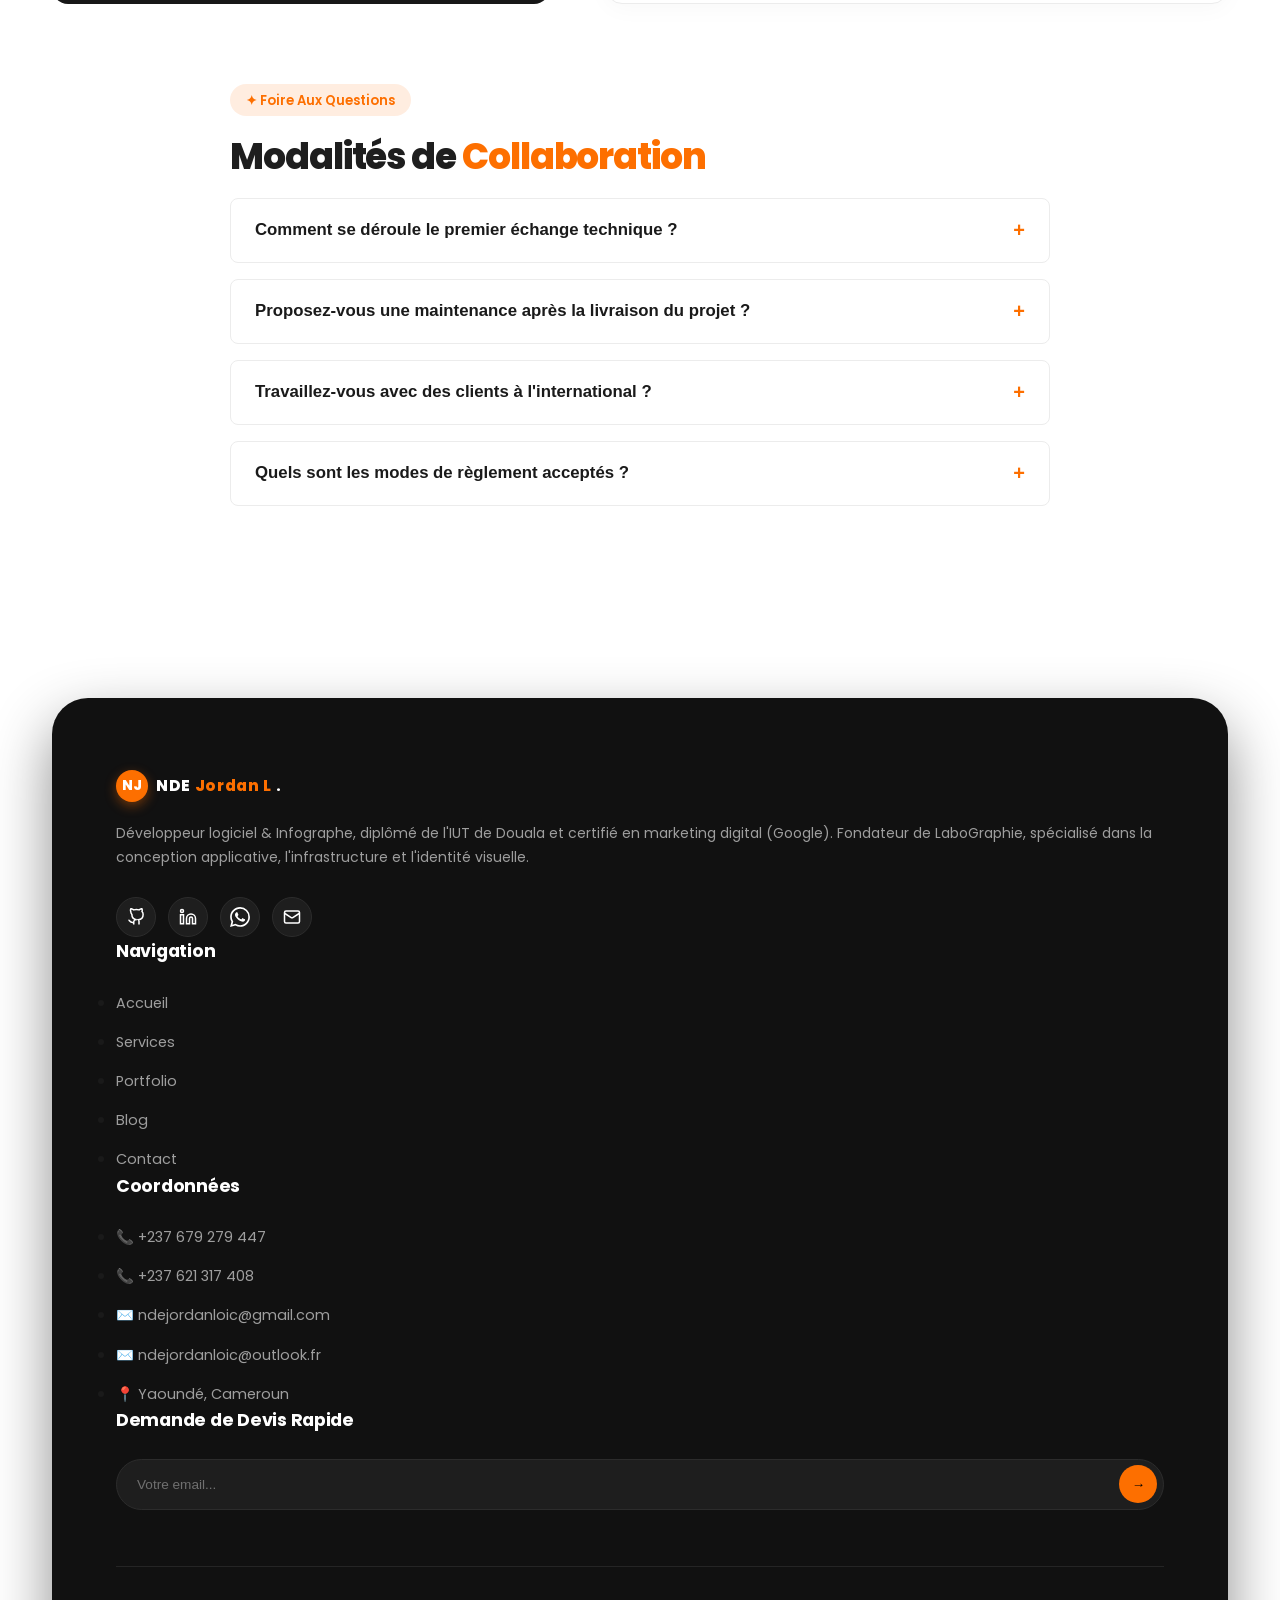
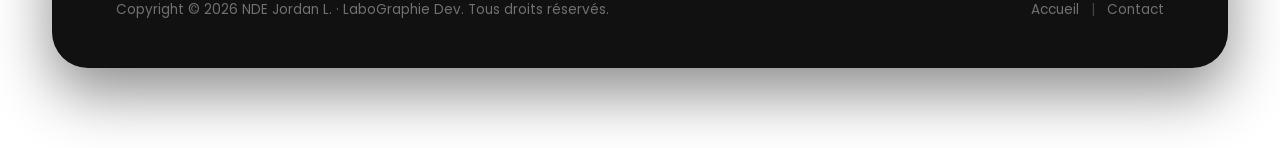
<file: contact.html>
<!DOCTYPE html>
<html lang="fr">
<head>
  <meta charset="UTF-8">
  <meta name="viewport" content="width=device-width, initial-scale=1.0">
  <title>Contact & Devis — NDE Jordan L. · Technologue & Développeur Full-Stack</title>
  <meta name="description" content="Contactez NDE Jordan L. pour vos projets d'ingénierie logicielle, SaaS ERP, maintenance d'infrastructures ou identité graphique. Réponse sous 24h.">
  
  <!-- Favicon & Touch Icons -->
  <link rel="icon" type="image/x-icon" href="favicon.ico">
  <link rel="icon" type="image/png" sizes="32x32" href="favicon-32x32.png">
  <link rel="icon" type="image/png" sizes="16x16" href="favicon-16x16.png">
  <link rel="apple-touch-icon" sizes="180x180" href="apple-touch-icon.png">

  <!-- Open Graph / Facebook / LinkedIn -->
  <meta property="og:type" content="website">
  <meta property="og:site_name" content="NDE Jordan L. Portfolio">
  <meta property="og:locale" content="fr_FR">
  <meta property="og:title" content="Contact &amp; Devis — NDE Jordan L. · Technologue &amp; Développeur Full-Stack">
  <meta property="og:description" content="Contactez NDE Jordan L. pour vos projets d'ingénierie logicielle, SaaS ERP, maintenance d'infrastructures ou identité graphique. Réponse sous 24h.">
  <meta property="og:image" content="rsc/img/jordan_portrait_pro.webp">

  <!-- Twitter Card -->
  <meta name="twitter:card" content="summary_large_image">
  <meta name="twitter:title" content="Contact &amp; Devis — NDE Jordan L. · Technologue &amp; Développeur Full-Stack">
  <meta name="twitter:description" content="Contactez NDE Jordan L. pour vos projets d'ingénierie logicielle, SaaS ERP, maintenance ou graphisme.">
  <meta name="twitter:image" content="rsc/img/jordan_portrait_pro.webp">

  <!-- URL canonique (À confirmer lors du déploiement en production - Lot 7) -->
  <!-- <link rel="canonical" href="https://ndejordanloic.com/contact.html"> -->
  
  <link rel="preconnect" href="https://fonts.googleapis.com">
  <link rel="preconnect" href="https://fonts.gstatic.com" crossorigin>
  <link href="https://fonts.googleapis.com/css2?family=Poppins:ital,wght@0,300;0,400;0,500;0,600;0,700;0,800;1,400&display=swap" rel="stylesheet">
  <link rel="stylesheet" href="css/style.css">
</head>
<body class="page-contact">
  <!-- Lien d'évitement accessible (WCAG 2.4.1) -->
  <a href="#main-content" class="skip-link" data-i18n="aria.skipToContent">Passer au contenu principal</a>

  <!-- =========================================================================
       HEADER NAVIGATION PARTAGÉ (Figma 1:1)
       ========================================================================= -->
  <header class="header-wrapper">
    <div class="nav-pill-container">
      <nav class="nav-pill" id="navbar">
        <a href="index.html" class="nav-item" data-i18n="nav.home">Accueil</a>
        <a href="services.html" class="nav-item" data-i18n="nav.services">Services</a>
        
        <!-- Logo central JCREA Style avec monogramme NJ et nom bicolore -->
        <a href="index.html" class="nav-logo" aria-label="Accueil NDE Jordan L.">
          <div class="logo-mark-nj">
            <span class="logo-initials">NJ</span>
          </div>
          <span class="logo-text">
            <span class="logo-nde">NDE</span>
            <span class="logo-jordan">Jordan L</span><span class="logo-dot">.</span>
          </span>
        </a>

        <a href="portfolio.html" class="nav-item" data-i18n="nav.projects">Portfolio</a>
        <a href="blog.html" class="nav-item" data-i18n="nav.blog">Blog</a>
        <a href="contact.html" class="nav-item active" data-i18n="nav.contact">Contact</a>

        <!-- Sélecteur Trilingue discret FR / EN / JA -->
        <div class="lang-switch-wrap" role="group" aria-label="Choix de la langue" data-i18n-aria-label="aria.langSelect">
          <button type="button" class="lang-btn active" data-lang="fr" aria-label="Passer en Français" data-i18n-aria-label="aria.langFr">FR</button>
          <span class="lang-sep">|</span>
          <button type="button" class="lang-btn" data-lang="en" aria-label="Switch to English" data-i18n-aria-label="aria.langEn">EN</button>
          <span class="lang-sep">|</span>
          <button type="button" class="lang-btn" data-lang="ja" aria-label="日本語に切り替え" data-i18n-aria-label="aria.langJa">JA</button>
        </div>
      </nav>

      <!-- Bouton Menu Mobile Hamburger -->
      <button class="mobile-toggle" id="mobileToggle" aria-label="Ouvrir le menu" aria-expanded="false">
        <span></span><span></span><span></span>
      </button>
    </div>
  </header>

  <main id="main-content">
    <!-- =========================================================================
         1. HERO DE LA PAGE CONTACT
         ========================================================================= -->
    <section class="subpage-hero">
      <div class="container">
        <span class="subpage-badge" data-i18n="contact.heroBadge">✦ Échange Direct &amp; Devis Gratuit</span>
        <h1 class="subpage-title">
          <span data-i18n="contact.pageTitlePre">Discutons de</span> <span class="text-orange" data-i18n="contact.pageTitleOrange">Votre Projet</span>
        </h1>
        <p class="subpage-desc" data-i18n="contact.pageSubtitle">
          Une idée, un cahier des charges ou un besoin d'expertise en génie logiciel et design graphique ? Parlons-en concrètement.
        </p>
      </div>
    </section>

    <!-- =========================================================================
         2. GRILLE DE CONTACT & FORMULAIRE D'ESTIMATION
         ========================================================================= -->
    <section class="contact-section" style="padding: 2rem 0 5rem 0;">
      <div class="container">
        
        <div class="contact-page-grid">
          
          <!-- Colonne Gauche : Coordonnées Directes -->
          <div class="contact-info-panel">
            <h2 class="contact-info-title" data-i18n="contact.stayInTouch">Restons en contact</h2>
            <p class="contact-info-desc" data-i18n="contact.stayInTouchDesc">
              Je réponds personnellement à toutes les demandes techniques et commerciales sous 24 heures ouvrées.
            </p>

            <div class="contact-direct-items">
              <div class="contact-direct-item">
                <div class="contact-direct-icon">📞</div>
                <div>
                  <div class="contact-direct-label" data-i18n="contact.phoneLabel">Téléphone &amp; WhatsApp</div>
                  <a href="tel:+237679279447" class="contact-direct-val">+237 679 279 447</a> <br>
                  <a href="tel:+237621317408" class="contact-direct-val" style="color: #A0A0A0; font-size: 0.9rem;">+237 621 317 408</a>
                </div>
              </div>

              <div class="contact-direct-item">
                <div class="contact-direct-icon">✉️</div>
                <div>
                  <div class="contact-direct-label" data-i18n="contact.emailDirectLabel">Adresses Email</div>
                  <a href="mailto:ndejordanloic@gmail.com" class="contact-direct-val">ndejordanloic@gmail.com</a> <br>
                  <a href="mailto:ndejordanloic@outlook.fr" class="contact-direct-val" style="color: #A0A0A0; font-size: 0.9rem;">ndejordanloic@outlook.fr</a>
                </div>
              </div>

              <div class="contact-direct-item">
                <div class="contact-direct-icon">📍</div>
                <div>
                  <div class="contact-direct-label" data-i18n="contact.locDirectLabel">Localisation &amp; Mobilité</div>
                  <div class="contact-direct-val">Yaoundé &amp; Douala, Cameroun</div>
                  <span style="font-size: 0.82rem; color: #888;" data-i18n="contact.locDirectSub">Disponible en présentiel &amp; télétravail international</span>
                </div>
              </div>

              <div class="contact-direct-item">
                <div class="contact-direct-icon">⏱️</div>
                <div>
                  <div class="contact-direct-label" data-i18n="contact.availLabel">Disponibilité</div>
                  <div class="contact-direct-val" style="color: #25D366;" data-i18n="contact.availVal">● Immédiate pour missions &amp; conseil</div>
                </div>
              </div>
            </div>

            <!-- Bouton WhatsApp Officiel -->
            <a href="https://wa.me/237679279447?text=Bonjour%20Jordan,%20j'ai%20consult%C3%A9%20votre%20portfolio%20et%20souhaite%20discuter%20d'un%20projet%20avec%20vous." target="_blank" rel="noopener noreferrer" class="contact-whatsapp-banner">
              <svg aria-hidden="true" width="22" height="22" viewBox="0 0 24 24" fill="currentColor">
                <path d="M17.472 14.382c-.297-.149-1.758-.867-2.03-.967-.273-.099-.471-.148-.67.15-.197.297-.767.966-.94 1.164-.173.199-.347.223-.644.075-.297-.15-1.255-.463-2.39-1.475-.883-.788-1.48-1.761-1.653-2.059-.173-.297-.018-.458.13-.606.134-.133.298-.347.446-.52.149-.174.198-.298.298-.497.099-.198.05-.371-.025-.52-.075-.149-.669-1.612-.916-2.207-.242-.579-.487-.5-.669-.51-.173-.008-.371-.01-.57-.01-.198 0-.52.074-.792.372-.272.297-1.04 1.016-1.04 2.479 0 1.462 1.065 2.875 1.213 3.074.149.198 2.096 3.2 5.077 4.487.709.306 1.262.489 1.694.625.712.227 1.36.195 1.871.118.571-.085 1.758-.719 2.006-1.413.248-.694.248-1.289.173-1.413-.074-.124-.272-.198-.57-.347m-5.421 7.403h-.004a9.87 9.87 0 01-5.031-1.378l-.361-.214-3.741.982.998-3.648-.235-.374a9.86 9.86 0 01-1.51-5.26c.001-5.45 4.436-9.884 9.888-9.884 2.64 0 5.122 1.03 6.988 2.898a9.825 9.825 0 012.893 6.994c-.003 5.45-4.437 9.884-9.885 9.884m8.413-18.297A11.815 11.815 0 0012.05 0C5.495 0 .16 5.335.157 11.892c0 2.096.547 4.142 1.588 5.945L.057 24l6.305-1.654a11.882 11.882 0 005.683 1.448h.005c6.554 0 11.89-5.335 11.893-11.893a11.821 11.821 0 00-3.48-8.413Z"/>
              </svg>
              <span data-i18n="contact.whatsappDirect">Démarrer un chat WhatsApp direct</span>
            </a>

            <!-- Zone d'intervention & Localisation interactive (Sitemap Relume 1:1) -->
            <div class="contact-map-card" style="background: #111111; color: #FFFFFF; border-radius: 16px; padding: 1.5rem; margin-top: 1.5rem; border: 1px solid #282828;">
              <div style="display: flex; align-items: center; gap: 0.75rem; margin-bottom: 1rem;">
                <span style="font-size: 1.5rem;">🌍</span>
                <div>
                  <h4 style="font-size: 1rem; font-weight: 700; color: #FFF; margin: 0;" data-i18n="contact.zoneTitle">Zone d'Intervention</h4>
                  <span style="font-size: 0.8rem; color: var(--figma-orange);" data-i18n="contact.zoneSub">Cameroun &amp; International</span>
                </div>
              </div>
              <div style="background: #1B1B1B; border-radius: 12px; padding: 1rem; border: 1px solid #333; margin-bottom: 0.75rem;">
                <div style="display: flex; justify-content: space-between; align-items: center; margin-bottom: 0.5rem;">
                  <span style="font-weight: 600; font-size: 0.85rem;">📍 Yaoundé</span>
                  <span style="font-size: 0.75rem; color: #25D366; background: rgba(37,211,102,0.12); padding: 0.2rem 0.5rem; border-radius: 999px;" data-i18n="contact.zoneMain">Base Principale</span>
                </div>
                <div style="display: flex; justify-content: space-between; align-items: center; margin-bottom: 0.5rem;">
                  <span style="font-weight: 600; font-size: 0.85rem;">📍 Douala</span>
                  <span style="font-size: 0.75rem; color: #FD6F00; background: rgba(253,111,0,0.12); padding: 0.2rem 0.5rem; border-radius: 999px;" data-i18n="contact.zoneHub">Pôle Économique &amp; IUT</span>
                </div>
                <div style="display: flex; justify-content: space-between; align-items: center;">
                  <span style="font-weight: 600; font-size: 0.85rem;">🌐 International Remote</span>
                  <span style="font-size: 0.75rem; color: #FFF; background: #333; padding: 0.2rem 0.5rem; border-radius: 999px;" data-i18n="contact.zoneWorld">Monde Entier</span>
                </div>
              </div>
              <p style="font-size: 0.78rem; color: #888; margin: 0; line-height: 1.5;" data-i18n="contact.zoneNote">
                Interventions sur site pour audit d'infrastructures et réunions stratégiques. Télétravail outillé (Slack, GitHub, Zoom, Jira) pour les missions longue durée.
              </p>
            </div>
          </div>

          <!-- Colonne Droite : Formulaire de contact / Devis -->
          <div class="contact-form-panel">
            <h2 style="font-size: 1.75rem; font-weight: 700; color: #1A1A1A; margin-bottom: 0.5rem;" data-i18n="contact.formTitle">Envoyez un message</h2>
            <p style="font-size: 0.95rem; color: #666; margin-bottom: 2rem;" data-i18n="contact.formSub">
              Précisez vos besoins pour recevoir une réponse adaptée et un devis préliminaire sous 24h.
            </p>

            <form id="contactForm" onsubmit="handleContactSubmit(event)">
              <div class="form-group-row">
                <div class="form-group">
                  <label class="form-label" for="contactName" data-i18n="contact.nameLabel">Nom complet *</label>
                  <input type="text" id="contactName" class="form-input" placeholder="Votre nom complet" data-i18n-placeholder="contact.namePlaceholder" required>
                </div>
                <div class="form-group">
                  <label class="form-label" for="contactEmail" data-i18n="contact.emailLabel">Adresse email *</label>
                  <input type="email" id="contactEmail" class="form-input" placeholder="votre.email@domaine.com" data-i18n-placeholder="contact.emailPlaceholder" required>
                </div>
              </div>

              <div class="form-group-row">
                <div class="form-group">
                  <label class="form-label" for="contactPhone" data-i18n="contact.phoneLabel">Téléphone / WhatsApp</label>
                  <input type="tel" id="contactPhone" class="form-input" placeholder="Ex: +237 670 00 00 00" data-i18n-placeholder="contact.phonePlaceholder">
                </div>
                <div class="form-group">
                  <label class="form-label" for="contactService" data-i18n="contact.serviceLabel">Domaine d'expertise souhaité *</label>
                  <select id="contactService" class="form-select" required>
                    <option value="" disabled selected data-i18n="contact.serviceSelectDefault">Sélectionnez un domaine...</option>
                    <option value="software" data-i18n="contact.serviceOptSoftware">Génie Logiciel &amp; SaaS ERP</option>
                    <option value="infographie" data-i18n="contact.serviceOptInfographie">Infographie &amp; Identité de Marque</option>
                    <option value="systems" data-i18n="contact.serviceOptSystems">Maintenance Systèmes &amp; Réseaux</option>
                    <option value="consulting" data-i18n="contact.serviceOptConsulting">Consultant IT &amp; Audit d'Architecture</option>
                    <option value="other" data-i18n="contact.serviceOptOther">Autre collaboration</option>
                  </select>
                </div>
              </div>

              <div class="form-group">
                <label class="form-label" for="contactBudget" data-i18n="contact.budgetLabel">Fourchette budgétaire estimative</label>
                <select id="contactBudget" class="form-select">
                  <option value="flexible" data-i18n="contact.budgetOptFlexible">À déterminer ensemble</option>
                  <option value="tier1" data-i18n="contact.budgetOptTier1">&lt; 150 000 FCFA (~230 €)</option>
                  <option value="tier2" data-i18n="contact.budgetOptTier2">150 000 - 500 000 FCFA (~230 - 760 €)</option>
                  <option value="tier3" data-i18n="contact.budgetOptTier3">500 000 - 1 500 000 FCFA (~760 - 2 300 €)</option>
                  <option value="tier4" data-i18n="contact.budgetOptTier4">&gt; 1 500 000 FCFA (Projet d'envergure)</option>
                </select>
              </div>

              <div class="form-group">
                <label class="form-label" for="contactMessage" data-i18n="contact.messageLabel">Détails de votre besoin ou cahier des charges *</label>
                <textarea id="contactMessage" class="form-textarea" placeholder="Décrivez les fonctionnalités attendues, les contraintes de délai et le contexte de votre projet..." data-i18n-placeholder="contact.messagePlaceholder" required></textarea>
              </div>

              <!-- Pièce jointe / Cahier des charges (Sitemap Relume 1:1) -->
              <div class="form-group">
                <label class="form-label" for="contactFile" data-i18n="contact.fileLabel">Pièce jointe / Cahier des charges (Optionnel)</label>
                <div class="file-drop-zone" id="fileDropZone">
                  <input type="file" id="contactFile" name="project_brief" accept=".pdf,.doc,.docx,.png,.jpg,.jpeg,.zip" class="file-input-hidden">
                  <div class="file-drop-content">
                    <span class="file-drop-icon">📎</span>
                    <span class="file-drop-text" id="fileDropText" data-i18n="contact.fileDropText">Glissez-déposez votre cahier des charges, brief ou maquette (PDF, DOCX, ZIP max 15 Mo) ou <strong style="color: var(--figma-orange); text-decoration: underline; cursor: pointer;">parcourir</strong></span>
                  </div>
                </div>
              </div>

              <!-- Mention de confidentialité -->
              <p class="form-privacy-note" style="font-size: 0.82rem; color: #777; margin: 1rem 0 1.25rem 0; line-height: 1.45;" data-i18n="contact.privacyNote">
                🔒 <strong>Confidentialité &amp; Données :</strong> Vos coordonnées et documents transmis sont strictement confidentiels. Aucune donnée n'est cédée ni exploitée commercialement.
              </p>

              <!-- Bloc d'erreur accessible -->
              <div class="form-alert-error" id="contactAlertError" role="alert" aria-live="assertive" style="display:none;"></div>

              <button type="submit" class="btn-form-submit" id="btnSubmitContact">
                <span data-i18n="contact.submitBtn">Envoyer ma demande</span>
                <span>&rarr;</span>
              </button>

              <div class="form-alert-success" id="contactAlertSuccess" role="status" aria-live="polite" style="display:none;" data-i18n="contact.alertSuccess">
                ✓ Merci ! Votre message a été préparé. Vous allez être redirigé vers WhatsApp ou votre messagerie pour confirmation instantanée.
              </div>
            </form>
          </div>

        </div>

        <!-- =========================================================================
             3. FAQ TECHNIQUE & COLLABORATION
             ========================================================================= -->
        <div class="faq-section" style="margin-top: 4rem;">
          <div class="faq-header">
            <span class="subpage-badge" data-i18n="contact.faqBadge">✦ Foire Aux Questions</span>
            <h2 class="subpage-title" style="font-size: 2.25rem;"><span data-i18n="contact.collabTitlePre">Modalités de</span> <span class="text-orange" data-i18n="contact.collabTitleOrange">Collaboration</span></h2>
          </div>

          <div class="faq-accordion">
            <div class="faq-item">
              <button type="button" class="faq-question" aria-expanded="false">
                <span data-i18n="contact.q1">Comment se déroule le premier échange technique ?</span>
                <span class="faq-icon">+</span>
              </button>
              <div class="faq-answer" data-i18n="contact.a1">
                Après réception de votre demande, nous organisons un appel de cadrage de 30 minutes (Google Meet, WhatsApp ou en présentiel à Yaoundé/Douala) pour définir vos exigences techniques, l'architecture optimale et établir une estimation budgétaire transparente.
              </div>
            </div>

            <div class="faq-item">
              <button type="button" class="faq-question" aria-expanded="false">
                <span data-i18n="contact.q2">Proposez-vous une maintenance après la livraison du projet ?</span>
                <span class="faq-icon">+</span>
              </button>
              <div class="faq-answer" data-i18n="contact.a2">
                Oui. Chaque développement applicatif inclut une période de garantie corrective post-déploiement. Je propose également des contrats de maintenance préventive et d'astreinte mensuelle pour assurer la haute disponibilité de vos systèmes.
              </div>
            </div>

            <div class="faq-item">
              <button type="button" class="faq-question" aria-expanded="false">
                <span data-i18n="contact.q3">Travaillez-vous avec des clients à l'international ?</span>
                <span class="faq-icon">+</span>
              </button>
              <div class="faq-answer" data-i18n="contact.a3">
                Absolument. Je collabore régulièrement à distance avec des entreprises et organisations à l'international grâce à des flux de travail structurés (Git, Jira/Trello, réunions synchrones régulières et documentation complète).
              </div>
            </div>

            <div class="faq-item">
              <button type="button" class="faq-question" aria-expanded="false">
                <span data-i18n="contact.q4">Quels sont les modes de règlement acceptés ?</span>
                <span class="faq-icon">+</span>
              </button>
              <div class="faq-answer" data-i18n="contact.a4">
                Les paiements s'effectuent par virement bancaire, Orange Money, MTN Mobile Money ou solutions de paiement international. Les projets sont généralement découpés en jalons (acompte au démarrage, validation intermédiaire, solde à la livraison).
              </div>
            </div>
          </div>
        </div>

      </div>
    </section>
  </main>

  <!-- =========================================================================
       FOOTER PARTAGÉ (Figma 1:1)
       ========================================================================= -->
  <footer class="connect-footer-section" id="footer">
    <div class="container">
      <div class="footer-dark-card">
        
        <div class="footer-top-row">
          <div class="footer-col col-brand">
            <div class="footer-logo">
              <div class="logo-mark-nj">
                <span class="logo-initials">NJ</span>
              </div>
              <span class="logo-text">
                <span class="logo-nde">NDE</span>
                <span class="logo-jordan">Jordan L</span><span class="logo-dot">.</span>
              </span>
            </div>
            <p class="footer-brand-desc" data-i18n="footer.bio">
              Développeur logiciel &amp; Infographe, diplômé de l'IUT de Douala et certifié en marketing digital (Google). Fondateur de LaboGraphie, spécialisé dans la conception applicative, l'infrastructure et l'identité visuelle.
            </p>
            <div class="footer-social-icons">
              <a href="https://github.com/Nadroj-ciol" target="_blank" rel="noopener noreferrer" class="social-circle" aria-label="GitHub">
                <svg aria-hidden="true" width="18" height="18" viewBox="0 0 24 24" fill="none" stroke="currentColor" stroke-width="2"><path d="M9 19c-5 1.5-5-2.5-7-3m14 6v-3.87a3.37 3.37 0 0 0-.94-2.61c3.14-.35 6.44-1.54 6.44-7A5.44 5.44 0 0 0 20 4.77 5.07 5.07 0 0 0 19.91 1S18.73.65 16 2.48a13.38 13.38 0 0 0-7 0C6.27.65 5.09 1 5.09 1A5.07 5.07 0 0 0 5 4.77a5.44 5.44 0 0 0 1.5 3.78c0 5.42 3.3 6.61 6.44 7A3.37 3.37 0 0 0 9 18.13V22"></path></svg>
              </a>
              <a href="https://www.linkedin.com/in/jordan-lo%C3%AFc-nde-63b041427/" target="_blank" rel="noopener noreferrer" class="social-circle" aria-label="LinkedIn">
                <svg aria-hidden="true" width="18" height="18" viewBox="0 0 24 24" fill="none" stroke="currentColor" stroke-width="2"><path d="M16 8a6 6 0 0 1 6 6v7h-4v-7a2 2 0 0 0-2-2 2 2 0 0 0-2 2v7h-4v-7a6 6 0 0 1 6-6z"></path><rect x="2" y="9" width="4" height="12"></rect><circle cx="4" cy="4" r="2"></circle></svg>
              </a>
              <a href="https://wa.me/237679279447?text=Bonjour%20Jordan,%20j'ai%20consult%C3%A9%20votre%20portfolio%20et%20souhaite%20%C3%A9changer%20avec%20vous." target="_blank" rel="noopener noreferrer" class="social-circle social-whatsapp" aria-label="WhatsApp Jordan L.">
                <svg aria-hidden="true" width="20" height="20" viewBox="0 0 24 24" fill="currentColor">
                  <path d="M17.472 14.382c-.297-.149-1.758-.867-2.03-.967-.273-.099-.471-.148-.67.15-.197.297-.767.966-.94 1.164-.173.199-.347.223-.644.075-.297-.15-1.255-.463-2.39-1.475-.883-.788-1.48-1.761-1.653-2.059-.173-.297-.018-.458.13-.606.134-.133.298-.347.446-.52.149-.174.198-.298.298-.497.099-.198.05-.371-.025-.52-.075-.149-.669-1.612-.916-2.207-.242-.579-.487-.5-.669-.51-.173-.008-.371-.01-.57-.01-.198 0-.52.074-.792.372-.272.297-1.04 1.016-1.04 2.479 0 1.462 1.065 2.875 1.213 3.074.149.198 2.096 3.2 5.077 4.487.709.306 1.262.489 1.694.625.712.227 1.36.195 1.871.118.571-.085 1.758-.719 2.006-1.413.248-.694.248-1.289.173-1.413-.074-.124-.272-.198-.57-.347m-5.421 7.403h-.004a9.87 9.87 0 01-5.031-1.378l-.361-.214-3.741.982.998-3.648-.235-.374a9.86 9.86 0 01-1.51-5.26c.001-5.45 4.436-9.884 9.888-9.884 2.64 0 5.122 1.03 6.988 2.898a9.825 9.825 0 012.893 6.994c-.003 5.45-4.437 9.884-9.885 9.884m8.413-18.297A11.815 11.815 0 0012.05 0C5.495 0 .16 5.335.157 11.892c0 2.096.547 4.142 1.588 5.945L.057 24l6.305-1.654a11.882 11.882 0 005.683 1.448h.005c6.554 0 11.89-5.335 11.893-11.893a11.821 11.821 0 00-3.48-8.413Z"/>
                </svg>
              </a>
              <a href="mailto:ndejordanloic@gmail.com" class="social-circle" aria-label="Email Jordan L.">
                <svg aria-hidden="true" width="18" height="18" viewBox="0 0 24 24" fill="none" stroke="currentColor" stroke-width="2"><rect x="2" y="4" width="20" height="16" rx="2"></rect><path d="m22 7-8.97 5.7a1.94 1.94 0 0 1-2.06 0L2 7"></path></svg>
              </a>
            </div>
          </div>

          <div class="footer-col col-nav">
            <h4 class="footer-col-title" data-i18n="footer.navTitle">Navigation</h4>
            <ul class="footer-links-list">
              <li><a href="index.html" data-i18n="nav.home">Accueil</a></li>
              <li><a href="services.html" data-i18n="nav.services">Services</a></li>
              <li><a href="portfolio.html" data-i18n="nav.projects">Portfolio</a></li>
              <li><a href="blog.html" data-i18n="nav.blog">Blog</a></li>
              <li><a href="contact.html" data-i18n="nav.contact">Contact</a></li>
            </ul>
          </div>

          <div class="footer-col col-contact">
            <h4 class="footer-col-title" data-i18n="footer.contactTitle">Coordonnées</h4>
            <ul class="footer-links-list contact-list">
              <li><span>📞 +237 679 279 447</span></li>
              <li><span>📞 +237 621 317 408</span></li>
              <li><span>✉️ ndejordanloic@gmail.com</span></li>
              <li><span>✉️ ndejordanloic@outlook.fr</span></li>
              <li data-i18n="footer.location"><span>📍 Yaoundé, Cameroun</span></li>
            </ul>
          </div>

          <div class="footer-col col-newsletter">
            <h4 class="footer-col-title" data-i18n="footer.quickQuote">Demande de Devis Rapide</h4>
            <form class="footer-newsletter-form" onsubmit="event.preventDefault(); window.location.href='contact.html';">
              <input type="email" placeholder="Votre email..." data-i18n-placeholder="footer.placeholder" class="footer-email-input" required aria-label="Votre adresse email" data-i18n-aria-label="aria.newsletterEmail">
              <button type="submit" class="footer-email-btn" aria-label="Continuer">&rarr;</button>
            </form>
          </div>

        </div>

        <div class="footer-card-divider subtle"></div>

        <div class="footer-card-bottom">
          <p class="footer-copyright" data-i18n="footer.copyright">Copyright &copy; 2026 NDE Jordan L. · LaboGraphie Dev. Tous droits réservés.</p>
          <div class="footer-legal-links">
            <a href="index.html" data-i18n="nav.home">Accueil</a>
            <span class="sep">|</span>
            <a href="contact.html" data-i18n="nav.contact">Contact</a>
          </div>
        </div>

      </div>
    </div>
  </footer>

  <script src="js/main.js"></script>
  <script>
    // Pré-remplissage des champs selon les paramètres URL (?subject=, ?formule=)
    function prefillContactFormFromUrl() {
      const params = new URLSearchParams(window.location.search);
      const subjectParam = params.get('subject') || params.get('service');
      const formuleParam = params.get('formule') || params.get('budget');

      if (subjectParam) {
        const serviceSelect = document.getElementById('contactService');
        if (serviceSelect) {
          const s = subjectParam.toLowerCase();
          if (s.includes('reseau') || s.includes('maintenance') || s.includes('system')) {
            serviceSelect.value = 'systems';
          } else if (s.includes('photo') || s.includes('infographie') || s.includes('design')) {
            serviceSelect.value = 'infographie';
          } else if (s.includes('logiciel') || s.includes('software') || s.includes('ia') || s.includes('erp')) {
            serviceSelect.value = 'software';
          } else if (s.includes('consulting') || s.includes('audit')) {
            serviceSelect.value = 'consulting';
          } else if (s.includes('other')) {
            serviceSelect.value = 'other';
          }
        }
      }

      if (formuleParam) {
        const budgetSelect = document.getElementById('contactBudget');
        if (budgetSelect) {
          const f = formuleParam.toLowerCase();
          if (f.includes('ponctuelle') || f.includes('tier1')) {
            budgetSelect.value = 'tier1';
          } else if (f.includes('tier2')) {
            budgetSelect.value = 'tier2';
          } else if (f.includes('projet') || f.includes('tier3')) {
            budgetSelect.value = 'tier3';
          } else if (f.includes('regie') || f.includes('tier4') || f.includes('envergure')) {
            budgetSelect.value = 'tier4';
          } else if (f.includes('flexible')) {
            budgetSelect.value = 'flexible';
          }
        }
      }
    }

    document.addEventListener('DOMContentLoaded', prefillContactFormFromUrl);
    prefillContactFormFromUrl();

    function handleContactSubmit(e) {
      e.preventDefault();

      const nameInput = document.getElementById('contactName');
      const emailInput = document.getElementById('contactEmail');
      const phoneInput = document.getElementById('contactPhone');
      const serviceSelect = document.getElementById('contactService');
      const budgetSelect = document.getElementById('contactBudget');
      const messageInput = document.getElementById('contactMessage');
      const fileInput = document.getElementById('contactFile');
      const alertError = document.getElementById('contactAlertError');
      const alertSuccess = document.getElementById('contactAlertSuccess');
      const submitBtn = document.getElementById('btnSubmitContact');

      // Réinitialisation des erreurs et états
      const inputs = [nameInput, emailInput, serviceSelect, messageInput];
      inputs.forEach(input => {
        if (input) {
          input.classList.remove('is-invalid');
          input.removeAttribute('aria-invalid');
        }
      });
      if (alertError) {
        alertError.style.display = 'none';
        alertError.innerHTML = '';
      }
      if (alertSuccess) {
        alertSuccess.style.display = 'none';
      }

      const errors = [];
      let firstInvalidEl = null;

      // 1. Validation Nom
      const nameVal = nameInput ? nameInput.value.trim() : '';
      if (!nameVal || nameVal.length < 2) {
        errors.push("Veuillez renseigner votre nom complet (au moins 2 caractères).");
        if (nameInput) {
          nameInput.classList.add('is-invalid');
          nameInput.setAttribute('aria-invalid', 'true');
          if (!firstInvalidEl) firstInvalidEl = nameInput;
        }
      }

      // 2. Validation Email
      const emailVal = emailInput ? emailInput.value.trim() : '';
      const emailRegex = /^[^\s@]+@[^\s@]+\.[^\s@]+$/;
      if (!emailVal || !emailRegex.test(emailVal)) {
        errors.push("Veuillez renseigner une adresse email valide (ex: nom@domaine.com).");
        if (emailInput) {
          emailInput.classList.add('is-invalid');
          emailInput.setAttribute('aria-invalid', 'true');
          if (!firstInvalidEl) firstInvalidEl = emailInput;
        }
      }

      // 3. Validation Service
      const serviceVal = serviceSelect ? serviceSelect.value : '';
      if (!serviceVal) {
        errors.push("Veuillez sélectionner un domaine d'expertise souhaité.");
        if (serviceSelect) {
          serviceSelect.classList.add('is-invalid');
          serviceSelect.setAttribute('aria-invalid', 'true');
          if (!firstInvalidEl) firstInvalidEl = serviceSelect;
        }
      }

      // 4. Validation Message
      const messageVal = messageInput ? messageInput.value.trim() : '';
      if (!messageVal || messageVal.length < 10) {
        errors.push("Veuillez décrire votre besoin ou cahier des charges (au moins 10 caractères).");
        if (messageInput) {
          messageInput.classList.add('is-invalid');
          messageInput.setAttribute('aria-invalid', 'true');
          if (!firstInvalidEl) firstInvalidEl = messageInput;
        }
      }

      // 5. Validation Fichier (si présent)
      const file = fileInput && fileInput.files && fileInput.files[0] ? fileInput.files[0] : null;
      if (file) {
        const maxBytes = 15 * 1024 * 1024;
        const allowedExts = ['pdf', 'doc', 'docx', 'png', 'jpg', 'jpeg', 'zip'];
        const ext = file.name.split('.').pop().toLowerCase();
        if (file.size > maxBytes) {
          errors.push(`La pièce jointe (${(file.size / (1024 * 1024)).toFixed(1)} Mo) dépasse la limite autorisée de 15 Mo.`);
        }
        if (!allowedExts.includes(ext)) {
          errors.push(`Le format de la pièce jointe (.${ext}) n'est pas autorisé. Formats acceptés : PDF, DOC, DOCX, PNG, JPG, ZIP.`);
        }
      }

      if (errors.length > 0) {
        if (alertError) {
          alertError.innerHTML = `
            <strong>Des informations requises sont manquantes ou incomplètes :</strong>
            <ul>${errors.map(err => `<li>${err}</li>`).join('')}</ul>
          `;
          alertError.style.display = 'block';
        }
        if (firstInvalidEl) firstInvalidEl.focus();
        return;
      }

      // Protection anti-double soumission & état de chargement
      if (submitBtn) {
        submitBtn.disabled = true;
        submitBtn.setAttribute('data-original-html', submitBtn.innerHTML);
        submitBtn.innerHTML = '<span>Préparation du message en cours... ⏳</span>';
      }

      const phoneVal = phoneInput && phoneInput.value.trim() ? phoneInput.value.trim() : 'Non précisé';
      const budgetVal = budgetSelect && budgetSelect.options[budgetSelect.selectedIndex]
        ? budgetSelect.options[budgetSelect.selectedIndex].text
        : 'À déterminer ensemble';
      const serviceText = serviceSelect && serviceSelect.options[serviceSelect.selectedIndex]
        ? serviceSelect.options[serviceSelect.selectedIndex].text
        : serviceVal;

      // Construction du message structuré WhatsApp
      let waMessage = `*Demande de contact — Portfolio NDE Jordan L.*\n\n`;
      waMessage += `👤 *Client :* ${nameVal}\n`;
      waMessage += `✉️ *Email :* ${emailVal}\n`;
      waMessage += `📞 *Téléphone :* ${phoneVal}\n`;
      waMessage += `🎯 *Domaine :* ${serviceText}\n`;
      waMessage += `💰 *Budget :* ${budgetVal}\n`;
      waMessage += `📝 *Cahier des charges :*\n${messageVal}\n`;
      if (file) {
        waMessage += `\n📎 *Pièce jointe signalée :* ${file.name} (${(file.size / (1024 * 1024)).toFixed(2)} Mo)`;
      }

      const encodedWa = encodeURIComponent(waMessage);
      const waUrl = `https://wa.me/237679279447?text=${encodedWa}`;

      const mailSubject = encodeURIComponent(`Brief Projet — ${nameVal} [${serviceText}]`);
      const mailBody = encodeURIComponent(
        `Bonjour Jordan,\n\nVoici les détails de mon projet :\n\n` +
        `Nom : ${nameVal}\n` +
        `Email : ${emailVal}\n` +
        `Téléphone : ${phoneVal}\n` +
        `Domaine : ${serviceText}\n` +
        `Budget estimatif : ${budgetVal}\n\n` +
        `Description du besoin :\n${messageVal}\n\n` +
        (file ? `Pièce jointe : ${file.name} (${(file.size / (1024 * 1024)).toFixed(2)} Mo)\n(Veuillez joindre le fichier à cet email)\n\n` : '') +
        `Cordialement,\n${nameVal}`
      );
      const mailtoUrl = `mailto:ndejordanloic@gmail.com?subject=${mailSubject}&body=${mailBody}`;

      // Affichage du retour transparent dans alertSuccess
      if (alertSuccess) {
        alertSuccess.innerHTML = `
          <div style="font-weight: 700; font-size: 1.05rem; margin-bottom: 0.5rem;">
            ✓ Votre brief a été préparé avec succès !
          </div>
          <p style="margin-bottom: 0.75rem; font-size: 0.92rem; line-height: 1.5;">
            Une fenêtre <strong>WhatsApp</strong> va s'ouvrir pour transmettre directement votre message. Vous pouvez également l'envoyer par <strong>email</strong>.
          </p>
          ${file ? `
            <div style="background: rgba(253, 111, 0, 0.08); border-left: 3px solid var(--figma-orange); padding: 0.75rem; border-radius: 4px; font-size: 0.85rem; color: #333; margin: 0.75rem 0; text-align: left;">
              📎 <strong>Pièce jointe (${file.name}) :</strong> Par mesure de sécurité et en l'absence de serveur tiers, les navigateurs web ne peuvent pas attacher automatiquement un fichier local à un lien externe. Veuillez simplement glisser votre fichier dans la discussion WhatsApp ou l'ajouter à votre email.
            </div>
          ` : ''}
          <div style="display: flex; gap: 0.75rem; justify-content: center; flex-wrap: wrap; margin-top: 1rem;">
            <a href="${waUrl}" target="_blank" rel="noopener noreferrer" class="btn-primary-orange" style="display: inline-flex; align-items: center; gap: 0.4rem; padding: 0.6rem 1.25rem; font-size: 0.88rem; text-decoration: none; border-radius: 8px;">
              💬 Ouvrir WhatsApp
            </a>
            <a href="${mailtoUrl}" class="btn-outline-white" style="display: inline-flex; align-items: center; gap: 0.4rem; padding: 0.6rem 1.25rem; font-size: 0.88rem; text-decoration: none; border-radius: 8px; color: #111; border-color: #CCC;">
              ✉️ Envoyer par Email
            </a>
          </div>
        `;
        alertSuccess.style.display = 'block';
      }

      // Redirection WhatsApp
      setTimeout(() => {
        window.open(waUrl, '_blank');
      }, 1000);

      // Réactivation du bouton après 3.5 secondes
      setTimeout(() => {
        if (submitBtn) {
          submitBtn.disabled = false;
          const orig = submitBtn.getAttribute('data-original-html');
          if (orig) submitBtn.innerHTML = orig;
          else submitBtn.innerHTML = '<span data-i18n="contact.submitBtn">Envoyer ma demande</span> <span>&rarr;</span>';
        }
      }, 3500);
    }
  </script>
</body>
</html>
</file>
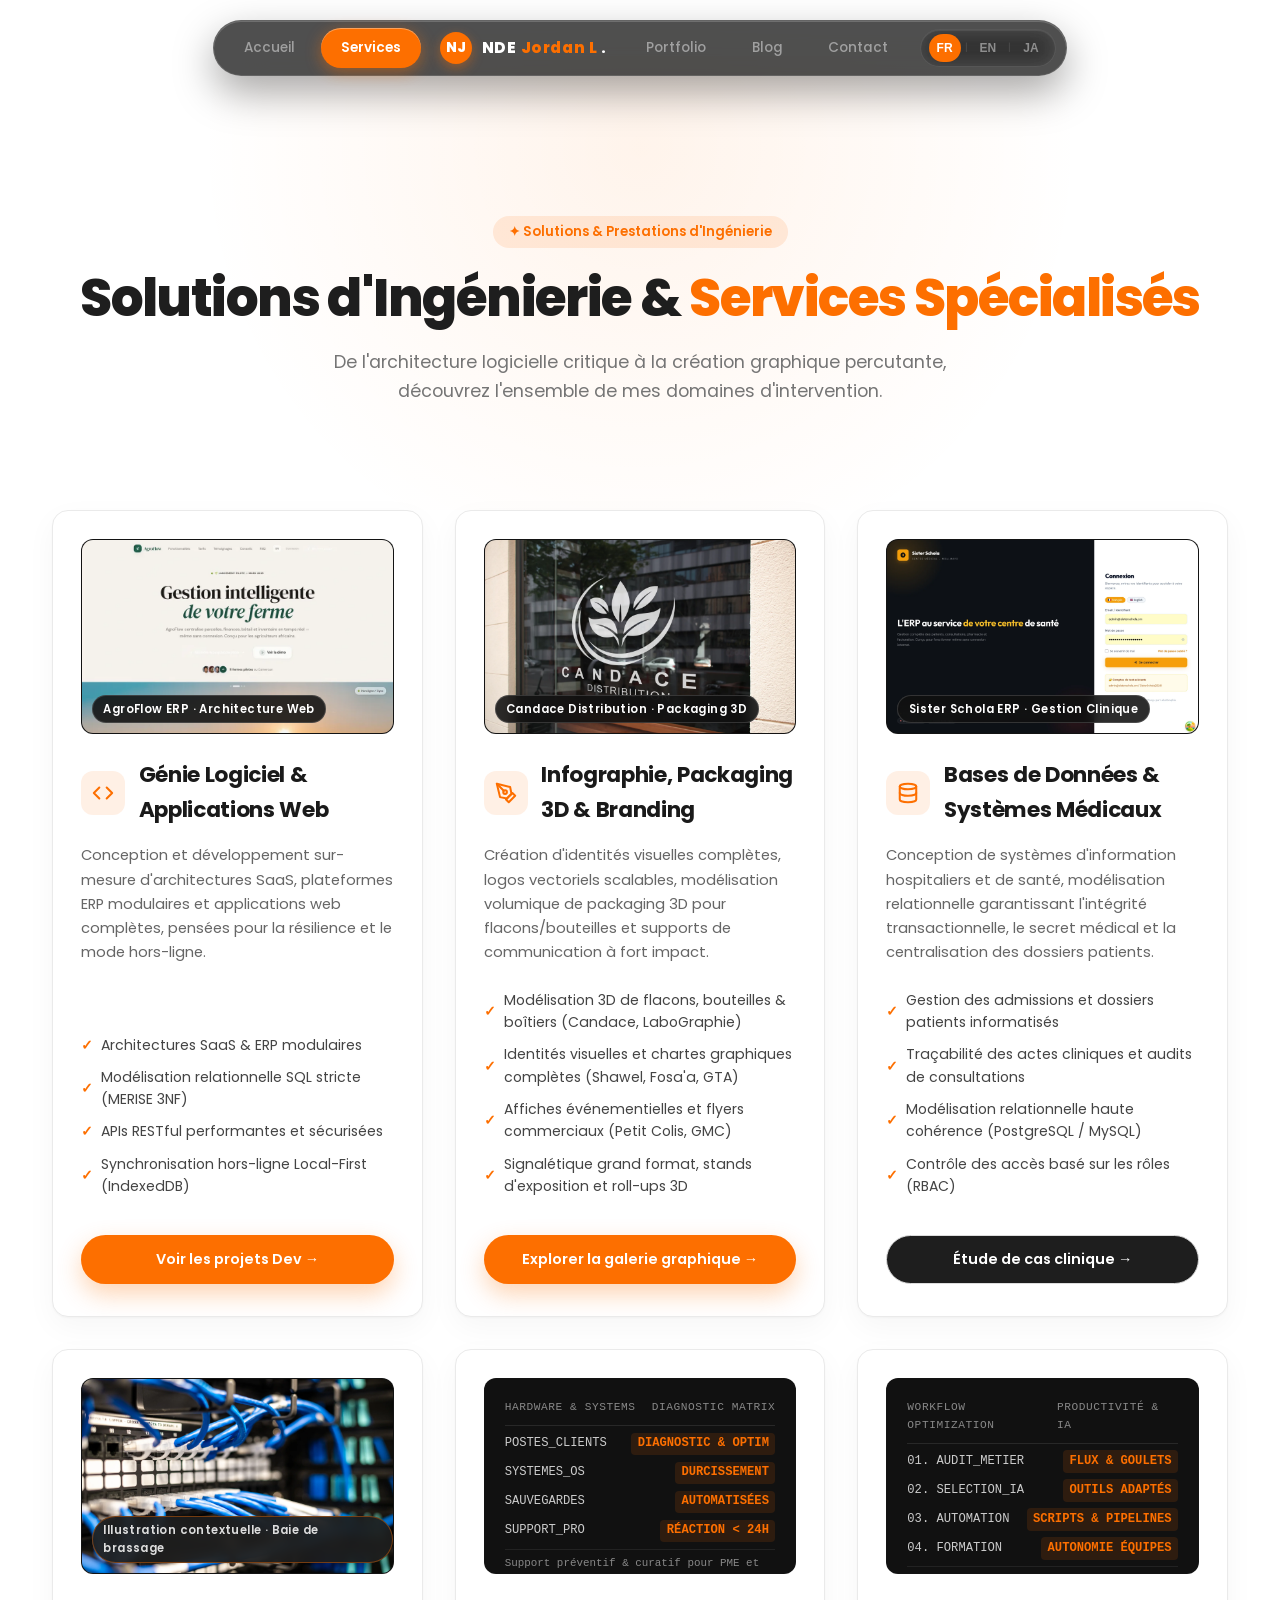
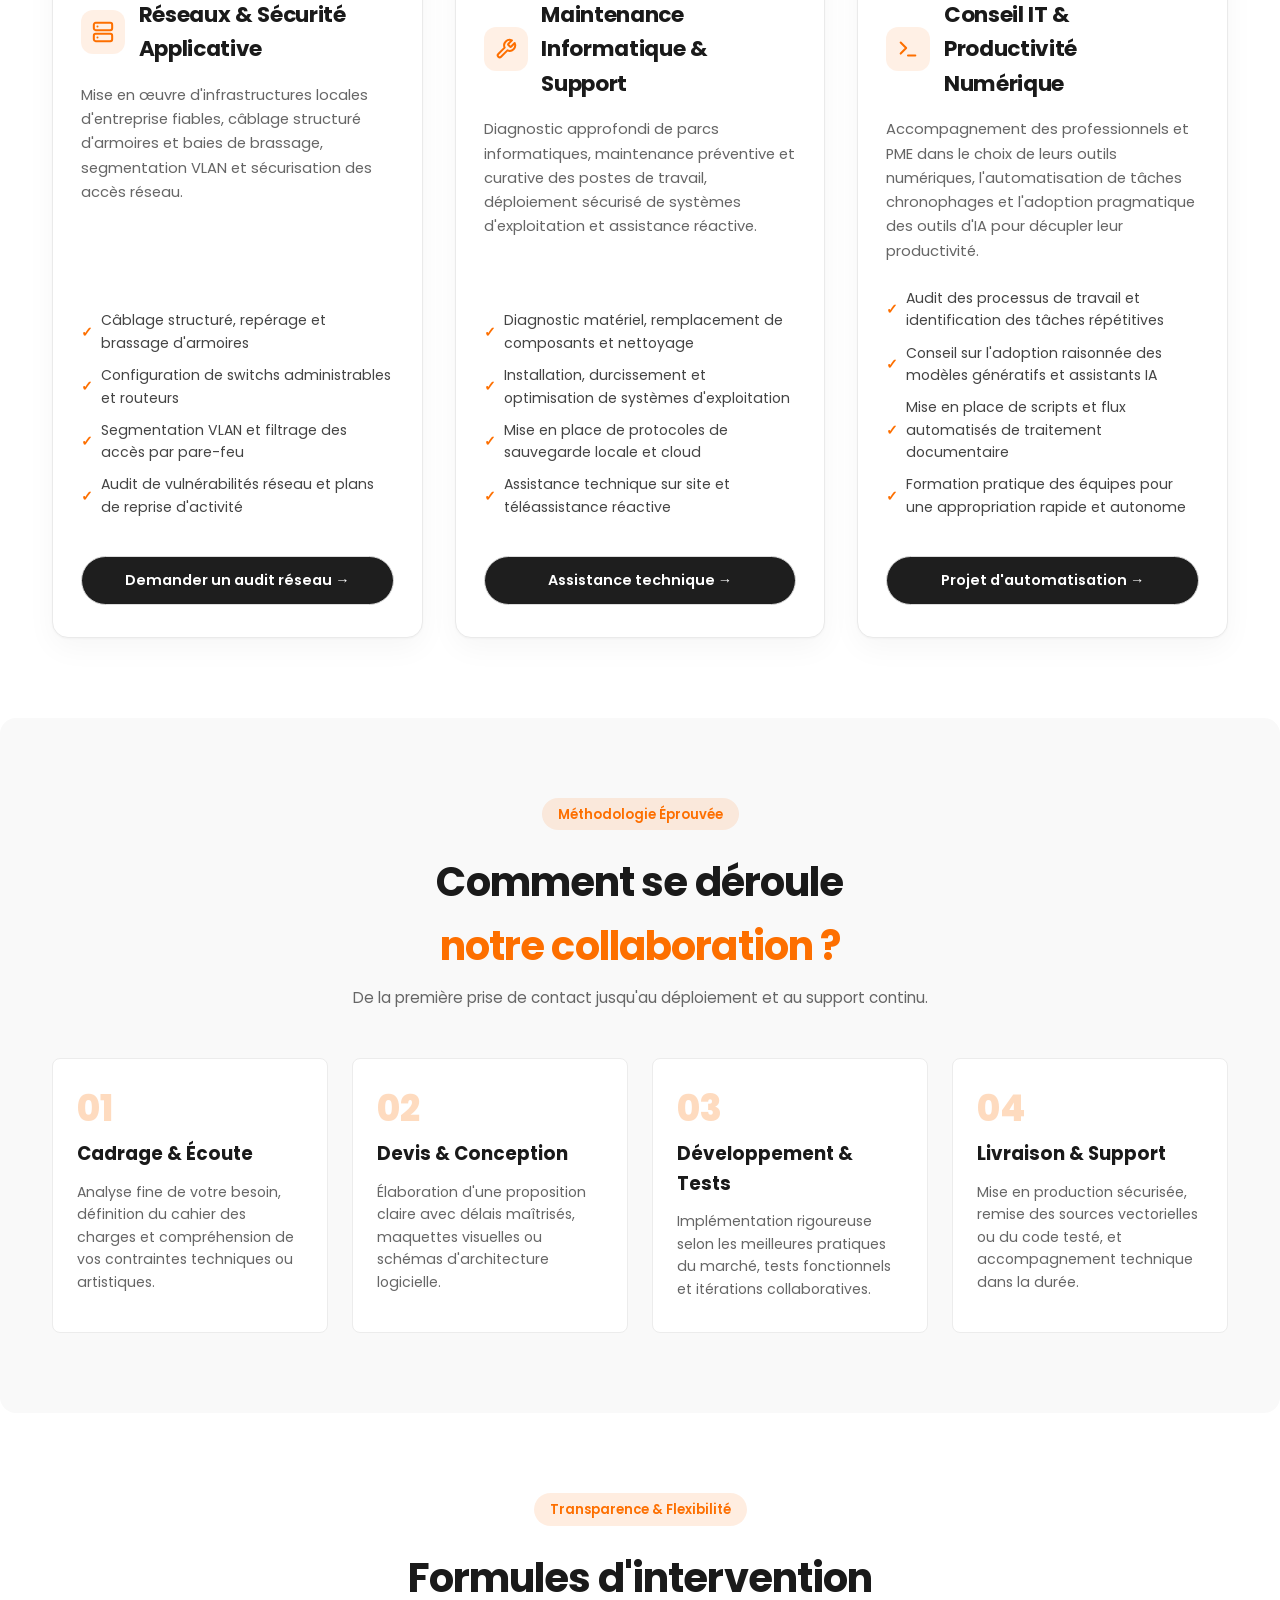
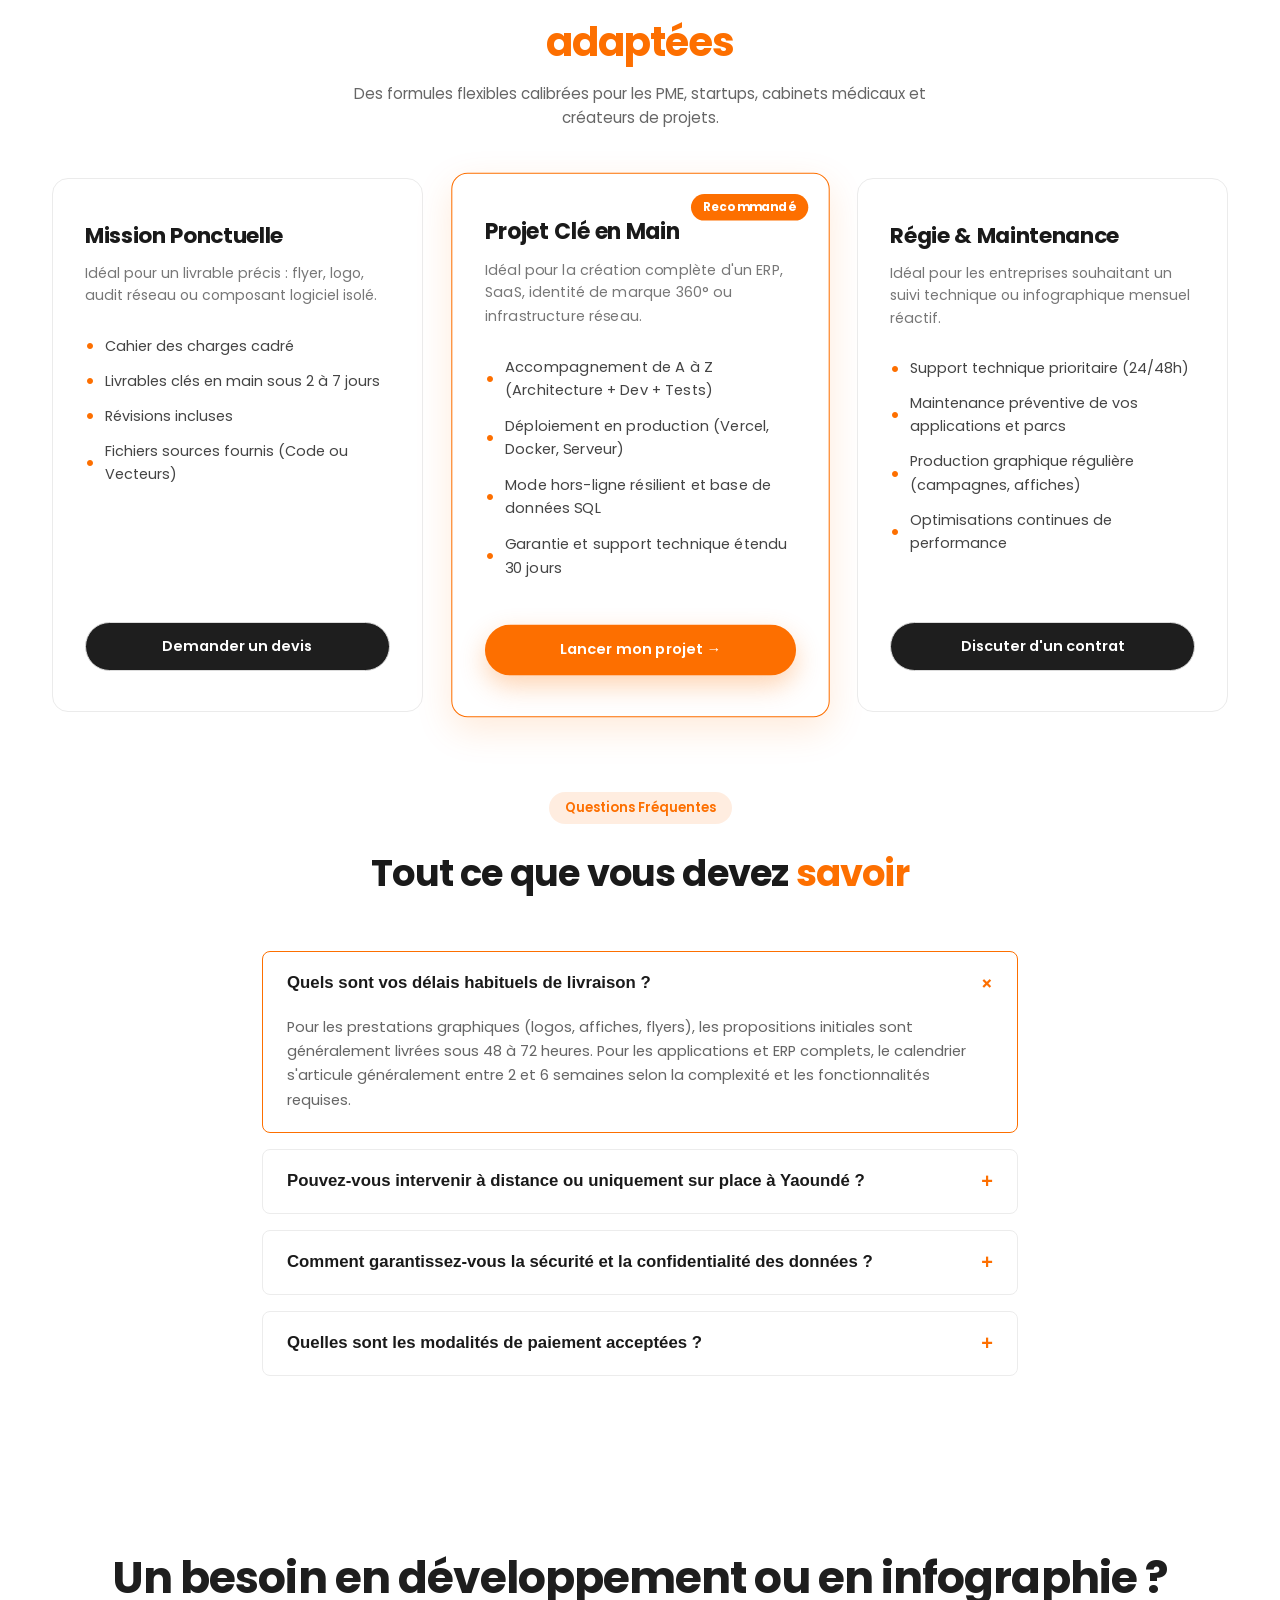
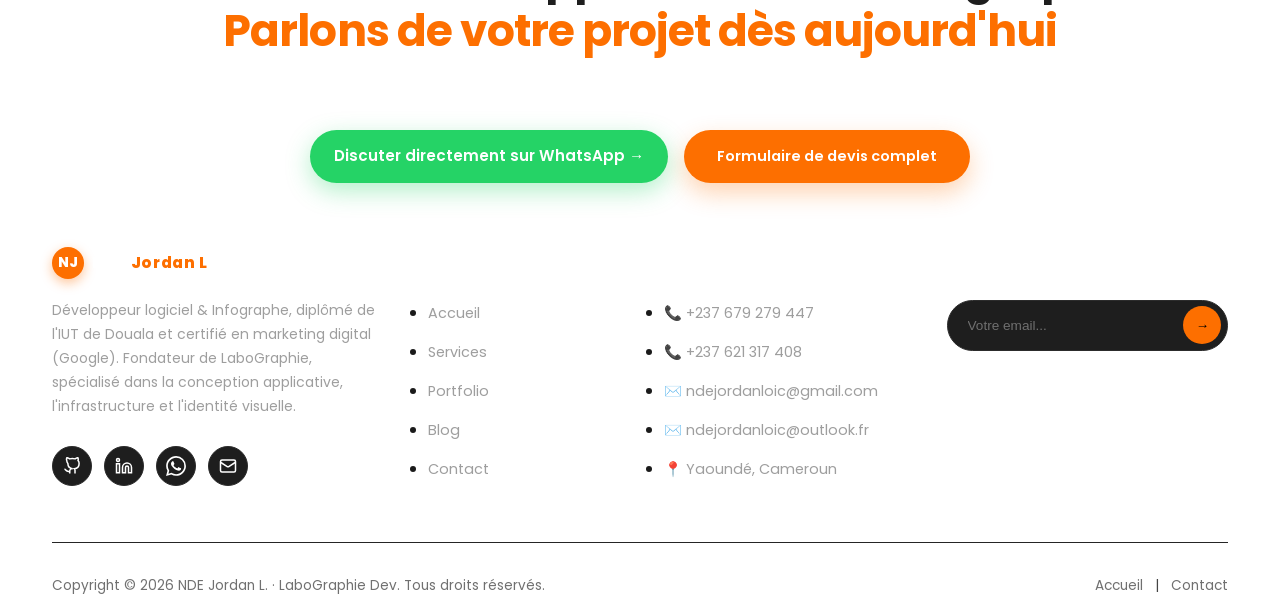
<file: services.html>
<!DOCTYPE html>
<html lang="fr">
<head>
  <meta charset="UTF-8">
  <meta name="viewport" content="width=device-width, initial-scale=1.0">
  <title>Services & Solutions — NDE Jordan L. · Technologue & Développeur Full-Stack</title>
  <meta name="description" content="Découvrez les 6 domaines d'expertise de NDE Jordan L. : Génie Logiciel, ERP & SaaS, Réseaux & Sécurité, Maintenance IT, IA & Automatisation, Infographie & Direction Artistique.">
  
  <!-- Favicon & Touch Icons -->
  <link rel="icon" type="image/x-icon" href="favicon.ico">
  <link rel="icon" type="image/png" sizes="32x32" href="favicon-32x32.png">
  <link rel="icon" type="image/png" sizes="16x16" href="favicon-16x16.png">
  <link rel="apple-touch-icon" sizes="180x180" href="apple-touch-icon.png">

  <!-- Open Graph / Facebook / LinkedIn -->
  <meta property="og:type" content="website">
  <meta property="og:site_name" content="NDE Jordan L. Portfolio">
  <meta property="og:locale" content="fr_FR">
  <meta property="og:title" content="Services &amp; Solutions — NDE Jordan L. · Technologue &amp; Développeur Full-Stack">
  <meta property="og:description" content="Découvrez les 6 domaines d'expertise de NDE Jordan L. : Génie Logiciel, ERP &amp; SaaS, Réseaux &amp; Sécurité, Maintenance IT, IA &amp; Automatisation, Infographie &amp; Direction Artistique.">
  <meta property="og:image" content="rsc/img/jordan_portrait_pro.webp">

  <!-- Twitter Card -->
  <meta name="twitter:card" content="summary_large_image">
  <meta name="twitter:title" content="Services &amp; Solutions — NDE Jordan L. · Technologue &amp; Développeur Full-Stack">
  <meta name="twitter:description" content="Découvrez les 6 domaines d'expertise de NDE Jordan L. : Génie Logiciel, ERP &amp; SaaS, Réseaux &amp; Sécurité, Maintenance IT, Infographie.">
  <meta name="twitter:image" content="rsc/img/jordan_portrait_pro.webp">

  <!-- URL canonique (À confirmer lors du déploiement en production - Lot 7) -->
  <!-- <link rel="canonical" href="https://ndejordanloic.com/services.html"> -->
  
  <link rel="preconnect" href="https://fonts.googleapis.com">
  <link rel="preconnect" href="https://fonts.gstatic.com" crossorigin>
  <link href="https://fonts.googleapis.com/css2?family=Poppins:ital,wght@0,300;0,400;0,500;0,600;0,700;0,800;1,400&display=swap" rel="stylesheet">
  <link rel="stylesheet" href="css/style.css">
</head>
<body class="page-services">
  <!-- Lien d'évitement accessible (WCAG 2.4.1) -->
  <a href="#main-content" class="skip-link" data-i18n="aria.skipToContent">Passer au contenu principal</a>

  <!-- =========================================================================
       HEADER NAVIGATION PARTAGÉ (Figma 1:1)
       ========================================================================= -->
  <header class="header-wrapper">
    <div class="nav-pill-container">
      <nav class="nav-pill" id="navbar">
        <a href="index.html" class="nav-item" data-i18n="nav.home">Accueil</a>
        <a href="services.html" class="nav-item active" data-i18n="nav.services">Services</a>
        
        <!-- Logo central JCREA Style avec monogramme NJ et nom bicolore -->
        <a href="index.html" class="nav-logo" aria-label="Accueil NDE Jordan L.">
          <div class="logo-mark-nj">
            <span class="logo-initials">NJ</span>
          </div>
          <span class="logo-text">
            <span class="logo-nde">NDE</span>
            <span class="logo-jordan">Jordan L</span><span class="logo-dot">.</span>
          </span>
        </a>

        <a href="portfolio.html" class="nav-item" data-i18n="nav.projects">Portfolio</a>
        <a href="blog.html" class="nav-item" data-i18n="nav.blog">Blog</a>
        <a href="contact.html" class="nav-item" data-i18n="nav.contact">Contact</a>

        <!-- Sélecteur Trilingue discret FR / EN / JA -->
        <div class="lang-switch-wrap" role="group" aria-label="Choix de la langue" data-i18n-aria-label="aria.langSelect">
          <button type="button" class="lang-btn active" data-lang="fr" aria-label="Passer en Français" data-i18n-aria-label="aria.langFr">FR</button>
          <span class="lang-sep">|</span>
          <button type="button" class="lang-btn" data-lang="en" aria-label="Switch to English" data-i18n-aria-label="aria.langEn">EN</button>
          <span class="lang-sep">|</span>
          <button type="button" class="lang-btn" data-lang="ja" aria-label="日本語に切り替え" data-i18n-aria-label="aria.langJa">JA</button>
        </div>
      </nav>

      <!-- Bouton Menu Mobile Hamburger -->
      <button class="mobile-toggle" id="mobileToggle" aria-label="Ouvrir le menu" aria-expanded="false">
        <span></span><span></span><span></span>
      </button>
    </div>
  </header>

  <main id="main-content">
    <!-- =========================================================================
         1. HERO DE LA PAGE SERVICES
         ========================================================================= -->
    <section class="subpage-hero">
      <div class="container">
        <span class="subpage-badge" data-i18n="services.heroBadge">✦ Solutions &amp; Prestations d'Ingénierie</span>
        <h1 class="subpage-title">
          <span data-i18n="services.pageTitlePre">Solutions d'Ingénierie &amp;</span> <span class="text-orange" data-i18n="services.pageTitleOrange">Services Spécialisés</span>
        </h1>
        <p class="subpage-desc" data-i18n="services.pageSubtitle">
          De l'architecture logicielle critique à la création graphique percutante, découvrez l'ensemble de mes domaines d'intervention.
        </p>
      </div>
    </section>

    <!-- =========================================================================
         2. GRILLE DÉTAILLÉE DES 6 DOMAINES DE SERVICES
         ========================================================================= -->
    <section class="services-catalog-section">
      <div class="container">
        <div class="services-catalog-grid">
          
          <!-- Domaine 1 : Génie Logiciel & ERP (Pôle Principal 1) -->
          <div class="service-catalog-card">
            <div class="service-catalog-visual">
              <img src="rsc/img/projets/card_agroflow.webp" alt="AgroFlow SaaS ERP" width="800" height="500" loading="lazy" decoding="async">
              <span class="service-catalog-badge" data-i18n="services.c1Badge">AgroFlow ERP · Architecture Web</span>
            </div>
            <div class="service-header-row">
              <div class="service-card-icon-wrap" aria-hidden="true">
                <svg width="22" height="22" viewBox="0 0 24 24" fill="none" stroke="currentColor" stroke-width="2.2" stroke-linecap="round" stroke-linejoin="round">
                  <polyline points="16 18 22 12 16 6"></polyline>
                  <polyline points="8 6 2 12 8 18"></polyline>
                </svg>
              </div>
              <h3 class="service-catalog-title" style="margin-bottom:0;" data-i18n="services.s1Title">Génie Logiciel &amp; Applications Web</h3>
            </div>
            <p class="service-catalog-text" data-i18n="services.c1Desc">
              Conception et développement sur-mesure d'architectures SaaS, plateformes ERP modulaires et applications web complètes, pensées pour la résilience et le mode hors-ligne.
            </p>
            <ul class="service-features-list">
              <li data-i18n="services.c1F1">Architectures SaaS &amp; ERP modulaires</li>
              <li data-i18n="services.c1F2">Modélisation relationnelle SQL stricte (MERISE 3NF)</li>
              <li data-i18n="services.c1F3">APIs RESTful performantes et sécurisées</li>
              <li data-i18n="services.c1F4">Synchronisation hors-ligne Local-First (IndexedDB)</li>
            </ul>
            <a href="portfolio.html?filter=dev" class="btn-detail-primary" style="text-align:center;" data-i18n="services.c1Cta">Voir les projets Dev &rarr;</a>
          </div>

          <!-- Domaine 2 : Infographie, Packaging 3D & Branding (Pôle Principal 2) -->
          <div class="service-catalog-card">
            <div class="service-catalog-visual">
              <img src="rsc/img/projets/infographie/MockupCandace distribution.webp" alt="Packaging Candace Distribution" width="1920" height="1344" loading="lazy" decoding="async">
              <span class="service-catalog-badge" data-i18n="services.c2Badge">Candace Distribution · Packaging 3D</span>
            </div>
            <div class="service-header-row">
              <div class="service-card-icon-wrap" aria-hidden="true">
                <svg width="22" height="22" viewBox="0 0 24 24" fill="none" stroke="currentColor" stroke-width="2.2" stroke-linecap="round" stroke-linejoin="round">
                  <path d="M12 19l7-7 3 3-7 7-3-3z"></path>
                  <path d="M18 13l-1.5-7.5L2 2l3.5 14.5L13 18l5-5z"></path>
                  <path d="M2 2l7.586 7.586"></path>
                  <circle cx="11" cy="11" r="2"></circle>
                </svg>
              </div>
              <h3 class="service-catalog-title" style="margin-bottom:0;" data-i18n="services.s3Title">Infographie, Packaging 3D &amp; Branding</h3>
            </div>
            <p class="service-catalog-text" data-i18n="services.c2Desc">
              Création d'identités visuelles complètes, logos vectoriels scalables, modélisation volumique de packaging 3D pour flacons/bouteilles et supports de communication à fort impact.
            </p>
            <ul class="service-features-list">
              <li data-i18n="services.c2F1">Modélisation 3D de flacons, bouteilles &amp; boîtiers (Candace, LaboGraphie)</li>
              <li data-i18n="services.c2F2">Identités visuelles et chartes graphiques complètes (Shawel, Fosa'a, GTA)</li>
              <li data-i18n="services.c2F3">Affiches événementielles et flyers commerciaux (Petit Colis, GMC)</li>
              <li data-i18n="services.c2F4">Signalétique grand format, stands d'exposition et roll-ups 3D</li>
            </ul>
            <a href="portfolio.html?filter=infographie" class="btn-detail-primary" style="text-align:center;" data-i18n="services.c2Cta">Explorer la galerie graphique &rarr;</a>
          </div>

          <!-- Domaine 3 : Bases de Données & Systèmes Médicaux -->
          <div class="service-catalog-card">
            <div class="service-catalog-visual">
              <img src="rsc/img/projets/dev/SisterSholaErp.webp" alt="Sister Schola ERP Médical" width="1920" height="1200" loading="lazy" decoding="async">
              <span class="service-catalog-badge" data-i18n="services.c3Badge">Sister Schola ERP · Gestion Clinique</span>
            </div>
            <div class="service-header-row">
              <div class="service-card-icon-wrap" aria-hidden="true">
                <svg width="22" height="22" viewBox="0 0 24 24" fill="none" stroke="currentColor" stroke-width="2.2" stroke-linecap="round" stroke-linejoin="round">
                  <ellipse cx="12" cy="5" rx="9" ry="3"></ellipse>
                  <path d="M21 12c0 1.66-4 3-9 3s-9-1.34-9-3"></path>
                  <path d="M3 5v14c0 1.66 4 3 9 3s9-1.34 9-3V5"></path>
                </svg>
              </div>
              <h3 class="service-catalog-title" style="margin-bottom:0;" data-i18n="services.s2Title">Bases de Données &amp; Systèmes Médicaux</h3>
            </div>
            <p class="service-catalog-text" data-i18n="services.c3Desc">
              Conception de systèmes d'information hospitaliers et de santé, modélisation relationnelle garantissant l'intégrité transactionnelle, le secret médical et la centralisation des dossiers patients.
            </p>
            <ul class="service-features-list">
              <li data-i18n="services.c3F1">Gestion des admissions et dossiers patients informatisés</li>
              <li data-i18n="services.c3F2">Traçabilité des actes cliniques et audits de consultations</li>
              <li data-i18n="services.c3F3">Modélisation relationnelle haute cohérence (PostgreSQL / MySQL)</li>
              <li data-i18n="services.c3F4">Contrôle des accès basé sur les rôles (RBAC)</li>
            </ul>
            <a href="projet-detail.html?id=sisterschola" class="btn-detail-github" style="text-align:center;" data-i18n="services.c3Cta">Étude de cas clinique &rarr;</a>
          </div>

          <!-- Domaine 4 : Réseaux & Câblage Informatique -->
          <div class="service-catalog-card">
            <div class="service-catalog-visual">
              <img src="rsc/img/projets/Reseau & Sécu/pexels-brett-sayles-4716292.webp" alt="Baie de brassage réseau" width="1920" height="1277" loading="lazy" decoding="async">
              <span class="service-catalog-badge badge-contextual" data-i18n="services.c4Badge">Illustration contextuelle · Baie de brassage</span>
            </div>
            <div class="service-header-row">
              <div class="service-card-icon-wrap" aria-hidden="true">
                <svg width="22" height="22" viewBox="0 0 24 24" fill="none" stroke="currentColor" stroke-width="2.2" stroke-linecap="round" stroke-linejoin="round">
                  <rect x="2" y="2" width="20" height="8" rx="2" ry="2"></rect>
                  <rect x="2" y="14" width="20" height="8" rx="2" ry="2"></rect>
                  <line x1="6" y1="6" x2="6.01" y2="6"></line>
                  <line x1="6" y1="18" x2="6.01" y2="18"></line>
                </svg>
              </div>
              <h3 class="service-catalog-title" style="margin-bottom:0;" data-i18n="services.c4Title">Réseaux &amp; Sécurité Applicative</h3>
            </div>
            <p class="service-catalog-text" data-i18n="services.c4Desc">
              Mise en œuvre d'infrastructures locales d'entreprise fiables, câblage structuré d'armoires et baies de brassage, segmentation VLAN et sécurisation des accès réseau.
            </p>
            <ul class="service-features-list">
              <li data-i18n="services.c4F1">Câblage structuré, repérage et brassage d'armoires</li>
              <li data-i18n="services.c4F2">Configuration de switchs administrables et routeurs</li>
              <li data-i18n="services.c4F3">Segmentation VLAN et filtrage des accès par pare-feu</li>
              <li data-i18n="services.c4F4">Audit de vulnérabilités réseau et plans de reprise d'activité</li>
            </ul>
            <a href="contact.html?subject=Reseau" class="btn-detail-github" style="text-align:center;" data-i18n="services.c4Cta">Demander un audit réseau &rarr;</a>
          </div>

          <!-- Domaine 5 : Maintenance Informatique & Support Matériel (Composition Sobre Swiss/Linear) -->
          <div class="service-catalog-card">
            <div class="service-catalog-visual">
              <div class="service-catalog-schematic">
                <div class="schematic-header">
                  <span>Hardware &amp; Systems</span>
                  <span>Diagnostic Matrix</span>
                </div>
                <div class="schematic-list">
                  <div class="schematic-row">
                    <span class="schematic-key">POSTES_CLIENTS</span>
                    <span class="schematic-val">DIAGNOSTIC &amp; OPTIM</span>
                  </div>
                  <div class="schematic-row">
                    <span class="schematic-key">SYSTEMES_OS</span>
                    <span class="schematic-val">DURCISSEMENT</span>
                  </div>
                  <div class="schematic-row">
                    <span class="schematic-key">SAUVEGARDES</span>
                    <span class="schematic-val">AUTOMATISÉES</span>
                  </div>
                  <div class="schematic-row">
                    <span class="schematic-key">SUPPORT_PRO</span>
                    <span class="schematic-val">RÉACTION &lt; 24H</span>
                  </div>
                </div>
                <div style="font-size: 0.68rem; color: #888; border-top: 1px solid #222; padding-top: 0.35rem;" data-i18n="services.sch1Footer">Support préventif &amp; curatif pour PME et structures</div>
              </div>
            </div>
            <div class="service-header-row">
              <div class="service-card-icon-wrap" aria-hidden="true">
                <svg width="22" height="22" viewBox="0 0 24 24" fill="none" stroke="currentColor" stroke-width="2.2" stroke-linecap="round" stroke-linejoin="round">
                  <path d="M14.7 6.3a1 1 0 0 0 0 1.4l1.6 1.6a1 1 0 0 0 1.4 0l3.77-3.77a6 6 0 0 1-7.94 7.94l-6.91 6.91a2.12 2.12 0 0 1-3-3l6.91-6.91a6 6 0 0 1 7.94-7.94l-3.76 3.76z"></path>
                </svg>
              </div>
              <h3 class="service-catalog-title" style="margin-bottom:0;" data-i18n="services.c5Title">Maintenance Informatique &amp; Support</h3>
            </div>
            <p class="service-catalog-text" data-i18n="services.c5Desc">
              Diagnostic approfondi de parcs informatiques, maintenance préventive et curative des postes de travail, déploiement sécurisé de systèmes d'exploitation et assistance réactive.
            </p>
            <ul class="service-features-list">
              <li data-i18n="services.c5F1">Diagnostic matériel, remplacement de composants et nettoyage</li>
              <li data-i18n="services.c5F2">Installation, durcissement et optimisation de systèmes d'exploitation</li>
              <li data-i18n="services.c5F3">Mise en place de protocoles de sauvegarde locale et cloud</li>
              <li data-i18n="services.c5F4">Assistance technique sur site et téléassistance réactive</li>
            </ul>
            <a href="contact.html?subject=Maintenance" class="btn-detail-github" style="text-align:center;" data-i18n="services.c5Cta">Assistance technique &rarr;</a>
          </div>

          <!-- Domaine 6 : Conseil IT & Productivité Numérique par l'IA (Composition Sobre Swiss/Linear) -->
          <div class="service-catalog-card">
            <div class="service-catalog-visual">
              <div class="service-catalog-schematic">
                <div class="schematic-header">
                  <span>Workflow Optimization</span>
                  <span>Productivité &amp; IA</span>
                </div>
                <div class="schematic-list">
                  <div class="schematic-row">
                    <span class="schematic-key">01. AUDIT_METIER</span>
                    <span class="schematic-val">FLUX &amp; GOULETS</span>
                  </div>
                  <div class="schematic-row">
                    <span class="schematic-key">02. SELECTION_IA</span>
                    <span class="schematic-val">OUTILS ADAPTÉS</span>
                  </div>
                  <div class="schematic-row">
                    <span class="schematic-key">03. AUTOMATION</span>
                    <span class="schematic-val">SCRIPTS &amp; PIPELINES</span>
                  </div>
                  <div class="schematic-row">
                    <span class="schematic-key">04. FORMATION</span>
                    <span class="schematic-val">AUTONOMIE ÉQUIPES</span>
                  </div>
                </div>
                <div style="font-size: 0.68rem; color: #888; border-top: 1px solid #222; padding-top: 0.35rem;" data-i18n="services.sch2Footer">Accompagnement pragmatique des professionnels</div>
              </div>
            </div>
            <div class="service-header-row">
              <div class="service-card-icon-wrap" aria-hidden="true">
                <svg width="22" height="22" viewBox="0 0 24 24" fill="none" stroke="currentColor" stroke-width="2.2" stroke-linecap="round" stroke-linejoin="round">
                  <polyline points="4 17 10 11 4 5"></polyline>
                  <line x1="12" y1="19" x2="20" y2="19"></line>
                </svg>
              </div>
              <h3 class="service-catalog-title" style="margin-bottom:0;" data-i18n="services.c6Title">Conseil IT &amp; Productivité Numérique</h3>
            </div>
            <p class="service-catalog-text" data-i18n="services.c6Desc">
              Accompagnement des professionnels et PME dans le choix de leurs outils numériques, l'automatisation de tâches chronophages et l'adoption pragmatique des outils d'IA pour décupler leur productivité.
            </p>
            <ul class="service-features-list">
              <li data-i18n="services.c6F1">Audit des processus de travail et identification des tâches répétitives</li>
              <li data-i18n="services.c6F2">Conseil sur l'adoption raisonnée des modèles génératifs et assistants IA</li>
              <li data-i18n="services.c6F3">Mise en place de scripts et flux automatisés de traitement documentaire</li>
              <li data-i18n="services.c6F4">Formation pratique des équipes pour une appropriation rapide et autonome</li>
            </ul>
            <a href="contact.html?subject=IA" class="btn-detail-github" style="text-align:center;" data-i18n="services.c6Cta">Projet d'automatisation &rarr;</a>
          </div>

        </div>
      </div>
    </section>

    <!-- =========================================================================
         3. SECTION "COMMENT ÇA MARCHE" (Processus en 4 étapes)
         ========================================================================= -->
    <section class="process-section">
      <div class="container">
        <div style="text-align: center; max-width: 600px; margin: 0 auto;">
          <span class="subpage-badge" data-i18n="services.processBadge">Méthodologie Éprouvée</span>
          <h2 style="font-size: 2.5rem; font-weight: 700; color: #1A1A1A;"><span data-i18n="services.processTitlePre">Comment se déroule</span> <span class="text-orange" data-i18n="services.processTitleOrange">notre collaboration ?</span></h2>
          <p style="color: #666; font-size: 0.95rem; margin-top: 0.5rem;" data-i18n="services.processSubtitle">De la première prise de contact jusqu'au déploiement et au support continu.</p>
        </div>

        <div class="process-grid">
          <div class="process-step-card">
            <div class="step-num">01</div>
            <h4 class="step-title" data-i18n="services.step1Title">Cadrage &amp; Écoute</h4>
            <p class="step-desc" data-i18n="services.step1Desc">Analyse fine de votre besoin, définition du cahier des charges et compréhension de vos contraintes techniques ou artistiques.</p>
          </div>
          <div class="process-step-card">
            <div class="step-num">02</div>
            <h4 class="step-title" data-i18n="services.step2Title">Devis &amp; Conception</h4>
            <p class="step-desc" data-i18n="services.step2Desc">Élaboration d'une proposition claire avec délais maîtrisés, maquettes visuelles ou schémas d'architecture logicielle.</p>
          </div>
          <div class="process-step-card">
            <div class="step-num">03</div>
            <h4 class="step-title" data-i18n="services.step3Title">Développement &amp; Tests</h4>
            <p class="step-desc" data-i18n="services.step3Desc">Implémentation rigoureuse selon les meilleures pratiques du marché, tests fonctionnels et itérations collaboratives.</p>
          </div>
          <div class="process-step-card">
            <div class="step-num">04</div>
            <h4 class="step-title" data-i18n="services.step4Title">Livraison &amp; Support</h4>
            <p class="step-desc" data-i18n="services.step4Desc">Mise en production sécurisée, remise des sources vectorielles ou du code testé, et accompagnement technique dans la durée.</p>
          </div>
        </div>
      </div>
    </section>

    <!-- =========================================================================
         4. TARIFICATION & MODES D'ENGAGEMENT
         ========================================================================= -->
    <section class="pricing-section">
      <div class="container">
        <div style="text-align: center; max-width: 600px; margin: 0 auto;">
          <span class="subpage-badge" data-i18n="services.pricingBadge">Transparence &amp; Flexibilité</span>
          <h2 style="font-size: 2.5rem; font-weight: 700; color: #1A1A1A;"><span data-i18n="services.pricingTitlePre">Formules d'intervention</span> <span class="text-orange" data-i18n="services.pricingTitleOrange">adaptées</span></h2>
          <p style="color: #666; font-size: 0.95rem; margin-top: 0.5rem;" data-i18n="services.pricingSubtitle">Des formules flexibles calibrées pour les PME, startups, cabinets médicaux et créateurs de projets.</p>
        </div>

        <div class="pricing-grid">
          
          <div class="pricing-card">
            <h3 class="pricing-name" data-i18n="services.plan1Name">Mission Ponctuelle</h3>
            <p class="pricing-desc" data-i18n="services.plan1Desc">Idéal pour un livrable précis : flyer, logo, audit réseau ou composant logiciel isolé.</p>
            <ul class="pricing-features">
              <li data-i18n="services.plan1F1">Cahier des charges cadré</li>
              <li data-i18n="services.plan1F2">Livrables clés en main sous 2 à 7 jours</li>
              <li data-i18n="services.plan1F3">Révisions incluses</li>
              <li data-i18n="services.plan1F4">Fichiers sources fournis (Code ou Vecteurs)</li>
            </ul>
            <a href="contact.html?formule=ponctuelle" class="btn-detail-github" style="text-align:center;" data-i18n="services.plan1Cta">Demander un devis</a>
          </div>

          <div class="pricing-card featured">
            <span class="pricing-badge" data-i18n="services.plan2Badge">Recommandé</span>
            <h3 class="pricing-name" data-i18n="services.plan2Name">Projet Clé en Main</h3>
            <p class="pricing-desc" data-i18n="services.plan2Desc">Idéal pour la création complète d'un ERP, SaaS, identité de marque 360° ou infrastructure réseau.</p>
            <ul class="pricing-features">
              <li data-i18n="services.plan2F1">Accompagnement de A à Z (Architecture + Dev + Tests)</li>
              <li data-i18n="services.plan2F2">Déploiement en production (Vercel, Docker, Serveur)</li>
              <li data-i18n="services.plan2F3">Mode hors-ligne résilient et base de données SQL</li>
              <li data-i18n="services.plan2F4">Garantie et support technique étendu 30 jours</li>
            </ul>
            <a href="contact.html?formule=projet" class="btn-detail-primary" style="text-align:center;" data-i18n="services.plan2Cta">Lancer mon projet &rarr;</a>
          </div>

          <div class="pricing-card">
            <h3 class="pricing-name" data-i18n="services.plan3Name">Régie &amp; Maintenance</h3>
            <p class="pricing-desc" data-i18n="services.plan3Desc">Idéal pour les entreprises souhaitant un suivi technique ou infographique mensuel réactif.</p>
            <ul class="pricing-features">
              <li data-i18n="services.plan3F1">Support technique prioritaire (24/48h)</li>
              <li data-i18n="services.plan3F2">Maintenance préventive de vos applications et parcs</li>
              <li data-i18n="services.plan3F3">Production graphique régulière (campagnes, affiches)</li>
              <li data-i18n="services.plan3F4">Optimisations continues de performance</li>
            </ul>
            <a href="contact.html?formule=regie" class="btn-detail-github" style="text-align:center;" data-i18n="services.plan3Cta">Discuter d'un contrat</a>
          </div>

        </div>
      </div>
    </section>

    <!-- =========================================================================
         5. FOIRE AUX QUESTIONS (FAQ)
         ========================================================================= -->
    <section class="faq-section">
      <div class="container">
        <div style="text-align: center; margin-bottom: 3rem;">
          <span class="subpage-badge" data-i18n="services.faqBadge">Questions Fréquentes</span>
          <h2 style="font-size: 2.3rem; font-weight: 700; color: #1A1A1A;"><span data-i18n="services.faqTitlePre">Tout ce que vous devez</span> <span class="text-orange" data-i18n="services.faqTitleOrange">savoir</span></h2>
        </div>

        <div class="faq-item open">
          <button class="faq-question">
            <span data-i18n="services.faqQ1">Quels sont vos délais habituels de livraison ?</span>
            <span class="faq-icon">+</span>
          </button>
          <div class="faq-answer" data-i18n="services.faqA1">
            Pour les prestations graphiques (logos, affiches, flyers), les propositions initiales sont généralement livrées sous 48 à 72 heures. Pour les applications et ERP complets, le calendrier s'articule généralement entre 2 et 6 semaines selon la complexité et les fonctionnalités requises.
          </div>
        </div>

        <div class="faq-item">
          <button class="faq-question">
            <span data-i18n="services.faqQ2">Pouvez-vous intervenir à distance ou uniquement sur place à Yaoundé ?</span>
            <span class="faq-icon">+</span>
          </button>
          <div class="faq-answer" data-i18n="services.faqA2">
            J'interviens aussi bien en présentiel à Yaoundé et Douala pour les besoins d'infrastructure, de câblage et de maintenance physique, qu'à distance pour le développement logiciel, la conception de bases de données et l'infographie avec des clients nationaux et internationaux.
          </div>
        </div>

        <div class="faq-item">
          <button class="faq-question">
            <span data-i18n="services.faqQ3">Comment garantissez-vous la sécurité et la confidentialité des données ?</span>
            <span class="faq-icon">+</span>
          </button>
          <div class="faq-answer" data-i18n="services.faqA3">
            Chaque système développé (notamment dans la santé comme Sister Schola ou l'agriculture avec AgroFlow) applique le principe de moindre privilège, le chiffrement des flux sensibles et le respect strict du secret professionnel. Des accords de confidentialité (NDA) peuvent être signés avant tout début de collaboration.
          </div>
        </div>

        <div class="faq-item">
          <button class="faq-question">
            <span data-i18n="services.faqQ4">Quelles sont les modalités de paiement acceptées ?</span>
            <span class="faq-icon">+</span>
          </button>
          <div class="faq-answer" data-i18n="services.faqA4">
            Les paiements s'effectuent généralement avec un acompte au démarrage du projet puis le solde à la livraison finale validée. Les modes acceptés incluent virement bancaire, Orange Money, MTN Mobile Money et solutions internationales.
          </div>
        </div>

      </div>
    </section>

    <!-- =========================================================================
         6. APPEL À L'ACTION (CTA CONTACT & WHATSAPP)
         ========================================================================= -->
    <section class="discuss-section">
      <div class="container discuss-container">
        <h2 class="discuss-headline">
          <span data-i18n="services.ctaHeadlinePre">Un besoin en développement ou en infographie ?</span> <br>
          <span class="text-orange" data-i18n="services.ctaHeadlineOrange">Parlons de votre projet dès aujourd'hui</span>
        </h2>
        <div style="margin-top: 2rem; display: flex; gap: 1rem; justify-content: center; flex-wrap: wrap;">
          <a href="https://wa.me/237679279447?text=Bonjour%20Jordan,%20je%20souhaite%20un%20devis%20pour%20un%20projet." target="_blank" rel="noopener noreferrer" class="contact-whatsapp-banner" style="margin-top:0;">
            <span data-i18n="services.ctaWaBtn">Discuter directement sur WhatsApp &rarr;</span>
          </a>
          <a href="contact.html" class="btn-detail-primary" style="padding: 0.9rem 2rem;">
            <span data-i18n="services.ctaFormBtn">Formulaire de devis complet</span>
          </a>
        </div>
      </div>
    </section>
  </main>

  <!-- =========================================================================
       FOOTER PARTAGÉ (Figma 1:1)
       ========================================================================= -->
  <footer class="site-footer">
    <div class="container footer-container">
      <div class="footer-card">
        <div class="footer-columns-grid">
          
          <div class="footer-col col-brand">
            <div class="footer-logo">
              <div class="logo-mark-nj">
                <span class="logo-initials">NJ</span>
              </div>
              <span class="logo-text">
                <span class="logo-nde">NDE</span>
                <span class="logo-jordan">Jordan L</span><span class="logo-dot">.</span>
              </span>
            </div>
            <p class="footer-brand-desc" data-i18n="footer.bio">
              Développeur logiciel &amp; Infographe, diplômé de l'IUT de Douala et certifié en marketing digital (Google). Fondateur de LaboGraphie, spécialisé dans la conception applicative, l'infrastructure et l'identité visuelle.
            </p>
            <div class="footer-social-icons">
              <a href="https://github.com/Nadroj-ciol" target="_blank" rel="noopener noreferrer" class="social-circle" aria-label="GitHub">
                <svg aria-hidden="true" width="18" height="18" viewBox="0 0 24 24" fill="none" stroke="currentColor" stroke-width="2"><path d="M9 19c-5 1.5-5-2.5-7-3m14 6v-3.87a3.37 3.37 0 0 0-.94-2.61c3.14-.35 6.44-1.54 6.44-7A5.44 5.44 0 0 0 20 4.77 5.07 5.07 0 0 0 19.91 1S18.73.65 16 2.48a13.38 13.38 0 0 0-7 0C6.27.65 5.09 1 5.09 1A5.07 5.07 0 0 0 5 4.77a5.44 5.44 0 0 0 1.5 3.78c0 5.42 3.3 6.61 6.44 7A3.37 3.37 0 0 0 9 18.13V22"></path></svg>
              </a>
              <a href="https://www.linkedin.com/in/jordan-lo%C3%AFc-nde-63b041427/" target="_blank" rel="noopener noreferrer" class="social-circle" aria-label="LinkedIn">
                <svg aria-hidden="true" width="18" height="18" viewBox="0 0 24 24" fill="none" stroke="currentColor" stroke-width="2"><path d="M16 8a6 6 0 0 1 6 6v7h-4v-7a2 2 0 0 0-2-2 2 2 0 0 0-2 2v7h-4v-7a6 6 0 0 1 6-6z"></path><rect x="2" y="9" width="4" height="12"></rect><circle cx="4" cy="4" r="2"></circle></svg>
              </a>
              <a href="https://wa.me/237679279447?text=Bonjour%20Jordan,%20j'ai%20consult%C3%A9%20votre%20page%20Services%20et%20souhaite%20%C3%A9changer%20avec%20vous." target="_blank" rel="noopener noreferrer" class="social-circle social-whatsapp" aria-label="WhatsApp Jordan L.">
                <svg aria-hidden="true" width="20" height="20" viewBox="0 0 24 24" fill="currentColor">
                  <path d="M17.472 14.382c-.297-.149-1.758-.867-2.03-.967-.273-.099-.471-.148-.67.15-.197.297-.767.966-.94 1.164-.173.199-.347.223-.644.075-.297-.15-1.255-.463-2.39-1.475-.883-.788-1.48-1.761-1.653-2.059-.173-.297-.018-.458.13-.606.134-.133.298-.347.446-.52.149-.174.198-.298.298-.497.099-.198.05-.371-.025-.52-.075-.149-.669-1.612-.916-2.207-.242-.579-.487-.5-.669-.51-.173-.008-.371-.01-.57-.01-.198 0-.52.074-.792.372-.272.297-1.04 1.016-1.04 2.479 0 1.462 1.065 2.875 1.213 3.074.149.198 2.096 3.2 5.077 4.487.709.306 1.262.489 1.694.625.712.227 1.36.195 1.871.118.571-.085 1.758-.719 2.006-1.413.248-.694.248-1.289.173-1.413-.074-.124-.272-.198-.57-.347m-5.421 7.403h-.004a9.87 9.87 0 01-5.031-1.378l-.361-.214-3.741.982.998-3.648-.235-.374a9.86 9.86 0 01-1.51-5.26c.001-5.45 4.436-9.884 9.888-9.884 2.64 0 5.122 1.03 6.988 2.898a9.825 9.825 0 012.893 6.994c-.003 5.45-4.437 9.884-9.885 9.884m8.413-18.297A11.815 11.815 0 0012.05 0C5.495 0 .16 5.335.157 11.892c0 2.096.547 4.142 1.588 5.945L.057 24l6.305-1.654a11.882 11.882 0 005.683 1.448h.005c6.554 0 11.89-5.335 11.893-11.893a11.821 11.821 0 00-3.48-8.413Z"/>
                </svg>
              </a>
              <a href="mailto:ndejordanloic@gmail.com" class="social-circle" aria-label="Email Jordan L.">
                <svg aria-hidden="true" width="18" height="18" viewBox="0 0 24 24" fill="none" stroke="currentColor" stroke-width="2"><rect x="2" y="4" width="20" height="16" rx="2"></rect><path d="m22 7-8.97 5.7a1.94 1.94 0 0 1-2.06 0L2 7"></path></svg>
              </a>
            </div>
          </div>

          <div class="footer-col col-nav">
            <h4 class="footer-col-title" data-i18n="footer.navTitle">Navigation</h4>
            <ul class="footer-links-list">
              <li><a href="index.html" data-i18n="nav.home">Accueil</a></li>
              <li><a href="services.html" data-i18n="nav.services">Services</a></li>
              <li><a href="portfolio.html" data-i18n="nav.projects">Portfolio</a></li>
              <li><a href="blog.html" data-i18n="nav.blog">Blog</a></li>
              <li><a href="contact.html" data-i18n="nav.contact">Contact</a></li>
            </ul>
          </div>

          <div class="footer-col col-contact">
            <h4 class="footer-col-title" data-i18n="footer.contactTitle">Coordonnées</h4>
            <ul class="footer-links-list contact-list">
              <li><span>📞 +237 679 279 447</span></li>
              <li><span>📞 +237 621 317 408</span></li>
              <li><span>✉️ ndejordanloic@gmail.com</span></li>
              <li><span>✉️ ndejordanloic@outlook.fr</span></li>
              <li data-i18n="footer.location"><span>📍 Yaoundé, Cameroun</span></li>
            </ul>
          </div>

          <div class="footer-col col-newsletter">
            <h4 class="footer-col-title" data-i18n="footer.quickQuote">Demande de Devis Rapide</h4>
            <form class="footer-newsletter-form" onsubmit="event.preventDefault(); window.location.href='contact.html';">
              <input type="email" placeholder="Votre email..." data-i18n-placeholder="footer.placeholder" class="footer-email-input" required aria-label="Votre adresse email" data-i18n-aria-label="aria.newsletterEmail">
              <button type="submit" class="footer-email-btn" aria-label="Continuer">&rarr;</button>
            </form>
          </div>

        </div>

        <div class="footer-card-divider subtle"></div>

        <div class="footer-card-bottom">
          <p class="footer-copyright" data-i18n="footer.copyright">Copyright &copy; 2026 NDE Jordan L. · LaboGraphie Dev. Tous droits réservés.</p>
          <div class="footer-legal-links">
            <a href="index.html" data-i18n="nav.home">Accueil</a>
            <span class="sep">|</span>
            <a href="contact.html" data-i18n="nav.contact">Contact</a>
          </div>
        </div>

      </div>
    </div>
  </footer>

  <script src="js/main.js"></script>
</body>
</html>
</file>
<file: css/style.css>
/* ==========================================================================
   STYLE.CSS — REPRODUCTION FIDÈLE DU DESIGN FIGMA "JCREA / PORTFOLIO 5+"
   Palette Figma exacte :
   - Blanc de fond : #FFFFFF & #F8F9FB
   - Accent Orange Signature : #FD6F00 (Orange vif JCREA)
   - Cartes Sombre/Noir Profond : #111111 & #1B1B1B
   - Textes : #1A1A1A (Noir d'encre) et #666666 (Gris atténué)
   - Polices : 'Poppins' (Titres & Marques) et 'Inter' (Corps & UI)
   ========================================================================== */

/* --------------------------------------------------------------------------
   1. RESET CSS & VARIABLES DU DESIGN SYSTEM FIGMA
   -------------------------------------------------------------------------- */
*, *::before, *::after {
  box-sizing: border-box;
  margin: 0;
  padding: 0;
}

html {
  font-size: 16px;
  scroll-behavior: smooth;
  -webkit-text-size-adjust: 100%;
}

:root {
  /* =========================================================================
     1. PALETTE CHROMATIQUE SÉMANTIQUE (DESIGN SYSTEM V2)
     ========================================================================= */
  /* Couleurs Principales & Signature */
  --color-primary: #FD6F00;
  --color-primary-hover: #E56300;
  --color-primary-accessible: #C45500; /* WCAG 2.2 AA (4.6:1 sur fond blanc) */
  --color-primary-light: rgba(253, 111, 0, 0.08);
  --color-primary-glow: rgba(253, 111, 0, 0.25);
  --color-accent: #FD6F00;

  /* Surfaces & Fonds */
  --color-bg: #FFFFFF;
  --color-bg-subtle: #F9FAFC;
  --color-surface: #FFFFFF;
  --color-surface-hover: #F6F7FA;
  --color-surface-card: #FFFFFF;

  /* Nuances Sombres (Dark Surface Néo-Brutaliste) */
  --color-secondary: #111111;
  --color-secondary-surface: #1B1B1B;
  --color-secondary-hover: #262626;
  --color-secondary-border: #333333;

  /* Textes & Typographie */
  --color-text-primary: #1A1A1A;
  --color-text-secondary: #666666;
  --color-text-muted: #757575;
  --color-text-inverse: #FFFFFF;
  --color-text-inverse-muted: #A0A0A0;

  /* Bordures */
  --color-border: #E8E8E8;
  --color-border-subtle: #F0F0F0;
  --color-border-strong: #DCDCDC;

  /* États Sémantiques */
  --color-success: #25D366;
  --color-error: #E53935;
  --color-focus: var(--color-primary);

  /* Alias de compatibilité descendante Figma 1:1 */
  --figma-orange: var(--color-primary);
  --figma-orange-hover: var(--color-primary-hover);
  --figma-orange-light: #FFEDE0;
  --figma-dark: var(--color-secondary);
  --figma-dark-card: var(--color-secondary-surface);
  --figma-pill-bg: var(--color-secondary);
  --figma-text-dark: var(--color-text-primary);
  --figma-text-muted: var(--color-text-muted);
  --figma-text-light: #F5F5F5;
  --figma-bg-page: var(--color-bg);
  --figma-bg-subtle: var(--color-bg-subtle);
  --figma-border: var(--color-border);

  /* =========================================================================
     2. ÉCHELLE TYPOGRAPHIQUE & POLICES
     ========================================================================= */
  --font-primary: 'Poppins', -apple-system, BlinkMacSystemFont, "Segoe UI", Roboto, sans-serif;
  --font-secondary: 'Inter', var(--font-primary);
  --font-main: var(--font-primary);
  --font-text: var(--font-secondary);

  /* Tailles modulaires */
  --text-2xs: 0.7rem;      /* 11px */
  --text-xs: 0.75rem;      /* 12px */
  --text-sm: 0.875rem;     /* 14px */
  --text-base: 1rem;       /* 16px */
  --text-md: 1.125rem;     /* 18px */
  --text-lg: 1.25rem;      /* 20px */
  --text-xl: 1.5rem;       /* 24px */
  --text-2xl: 2rem;        /* 32px */
  --text-3xl: 2.75rem;     /* 44px */
  --text-hero: clamp(2.35rem, 5vw, 3.5rem);

  /* Graisses standardisées */
  --font-weight-regular: 400;
  --font-weight-medium: 500;
  --font-weight-semibold: 600;
  --font-weight-bold: 700;
  --font-weight-black: 800;

  /* =========================================================================
     3. ÉCHELLE D'ESPACEMENT (GRILLE MODULAIRE DE 8px / 4px)
     ========================================================================= */
  --space-1: 0.25rem;     /* 4px */
  --space-2: 0.5rem;      /* 8px */
  --space-3: 0.75rem;     /* 12px */
  --space-4: 1rem;        /* 16px */
  --space-5: 1.25rem;     /* 20px */
  --space-6: 1.5rem;      /* 24px */
  --space-8: 2rem;        /* 32px */
  --space-10: 2.5rem;     /* 40px */
  --space-12: 3rem;       /* 48px */
  --space-16: 4rem;       /* 64px */
  --space-20: 5rem;       /* 80px */

  /* =========================================================================
     4. FORMES & RAYONS DE COURBURE
     ========================================================================= */
  --radius-xs: 4px;
  --radius-sm: 8px;
  --radius-md: 16px;
  --radius-lg: 24px;
  --radius-xl: 36px;
  --radius-pill: 9999px;
  
  --radius-card-sm: var(--radius-sm);
  --radius-card-md: var(--radius-md);
  --radius-card-lg: var(--radius-xl);

  /* =========================================================================
     5. ÉLÉVATION & OMBRES PORTÉES
     ========================================================================= */
  --shadow-sm: 0 2px 8px rgba(0, 0, 0, 0.04);
  --shadow-md: 0 10px 30px rgba(0, 0, 0, 0.07);
  --shadow-lg: 0 20px 50px rgba(0, 0, 0, 0.12);
  --shadow-dark: 0 25px 60px rgba(0, 0, 0, 0.45);
  --shadow-orange: 0 10px 25px rgba(253, 111, 0, 0.3);
  --shadow-dome: 0 30px 60px rgba(253, 111, 0, 0.25);
  --shadow-card: var(--shadow-md);
  --shadow-dark-card: var(--shadow-dark);

  /* =========================================================================
     6. CONTENEURS & LAYOUT
     ========================================================================= */
  --container-max: 1240px;
  --container-padding: clamp(1rem, 4vw, 2rem);

  /* =========================================================================
     7. TRANSITIONS & MOTION
     ========================================================================= */
  --transition-fast: 0.18s cubic-bezier(0.16, 1, 0.3, 1);
  --transition-normal: 0.28s cubic-bezier(0.16, 1, 0.3, 1);
  --transition-slow: 0.45s cubic-bezier(0.16, 1, 0.3, 1);
  --ease-spring: cubic-bezier(0.34, 1.56, 0.64, 1);
  --ease-smooth: cubic-bezier(0.16, 1, 0.3, 1);
}

body {
  font-family: var(--font-main);
  background-color: var(--figma-bg-page);
  color: var(--figma-text-dark);
  line-height: 1.6;
  overflow-x: hidden;
  -webkit-font-smoothing: antialiased;
}

.container {
  width: 100%;
  max-width: var(--container-max);
  margin: 0 auto;
  padding: 0 var(--container-padding);
}

.text-orange {
  color: var(--figma-orange);
}

.text-orange-accessible {
  color: var(--color-primary-accessible);
}

img {
  display: block;
  max-width: 100%;
  height: auto;
}

a {
  color: inherit;
  text-decoration: none;
  transition: all 0.25s ease;
}

/* ==========================================================================
   ACCESSIBILITÉ UNIVERSELLE & ÉTATS INTERACTIFS (WCAG 2.2 AA)
   ========================================================================== */
:focus-visible {
  outline: 2px solid var(--color-primary);
  outline-offset: 3px;
  transition: outline-offset var(--transition-fast);
}

button:disabled,
.btn-disabled,
[aria-disabled="true"] {
  opacity: 0.55 !important;
  cursor: not-allowed !important;
  pointer-events: none !important;
  transform: none !important;
  box-shadow: none !important;
}

/* Accessibilité Sensorielle : Respect strict de prefers-reduced-motion */
@media (prefers-reduced-motion: reduce) {
  *, *::before, *::after {
    animation-duration: 0.01ms !important;
    animation-iteration-count: 1 !important;
    transition-duration: 0.01ms !important;
    scroll-behavior: auto !important;
  }
  .showcase-track,
  .marquee-track,
  .marquee-content,
  .star-rotate,
  .orange-dome {
    animation: none !important;
    transform: none !important;
  }
}

/* ==========================================================================
   SYSTÈME DE BOUTONS STANDARDISÉ (DESIGN SYSTEM V2)
   ========================================================================== */
.btn-primary-orange,
.btn-primary,
.btn-hire-orange,
.btn-discuss-orange,
.btn-banner-contact,
.btn-detail-primary {
  display: inline-flex;
  align-items: center;
  justify-content: center;
  gap: 0.5rem;
  background: var(--color-primary);
  color: #FFFFFF !important;
  font-family: var(--font-primary);
  font-size: var(--text-sm);
  font-weight: var(--font-weight-semibold);
  padding: 0.85rem 1.85rem;
  border-radius: var(--radius-pill);
  border: 1px solid transparent;
  cursor: pointer;
  text-decoration: none;
  box-shadow: var(--shadow-orange);
  transition: all var(--transition-fast);
}

.btn-primary-orange:hover,
.btn-primary:hover,
.btn-hire-orange:hover,
.btn-discuss-orange:hover,
.btn-banner-contact:hover,
.btn-detail-primary:hover {
  background: var(--color-primary-hover);
  color: #FFFFFF !important;
  transform: translateY(-2px);
  box-shadow: 0 14px 30px rgba(253, 111, 0, 0.4);
}

.btn-primary-orange:active,
.btn-primary:active,
.btn-hire-orange:active,
.btn-discuss-orange:active,
.btn-banner-contact:active,
.btn-detail-primary:active {
  transform: translateY(1px) scale(0.98);
  box-shadow: 0 4px 12px rgba(253, 111, 0, 0.3);
}

.btn-outline-white,
.btn-discuss-white,
.btn-hire-outline,
.btn-detail-github,
.btn-see-all {
  display: inline-flex;
  align-items: center;
  justify-content: center;
  gap: 0.5rem;
  background: transparent;
  color: var(--color-text-primary);
  border: 1.5px solid var(--color-border-strong);
  font-family: var(--font-primary);
  font-size: var(--text-sm);
  font-weight: var(--font-weight-semibold);
  padding: 0.8rem 1.75rem;
  border-radius: var(--radius-pill);
  cursor: pointer;
  text-decoration: none;
  transition: all var(--transition-fast);
}

.btn-outline-white:hover,
.btn-discuss-white:hover,
.btn-hire-outline:hover,
.btn-detail-github:hover,
.btn-see-all:hover {
  border-color: var(--color-primary);
  color: var(--color-primary);
  background: var(--color-primary-light);
  transform: translateY(-2px);
}

.btn-outline-white:active,
.btn-discuss-white:active,
.btn-hire-outline:active,
.btn-detail-github:active,
.btn-see-all:active {
  transform: translateY(1px) scale(0.98);
}

/* --------------------------------------------------------------------------
   2. TOP FLOATING PILL NAVBAR (Figma 1:1)
   -------------------------------------------------------------------------- */
.header-wrapper,
.header-nav-wrapper {
  position: sticky;
  top: 1.25rem;
  z-index: 1000;
  display: flex;
  justify-content: center;
  padding: 0 1.5rem;
}

.nav-pill-container {
  display: flex;
  align-items: center;
  position: relative;
}

.nav-pill {
  display: flex;
  align-items: center;
  gap: 0.35rem;
  background-color: var(--figma-pill-bg);
  padding: 0.45rem 0.65rem;
  border-radius: var(--radius-pill);
  box-shadow: 0 14px 40px rgba(0, 0, 0, 0.25);
  backdrop-filter: blur(14px);
  -webkit-backdrop-filter: blur(14px);
  border: 1px solid rgba(255, 255, 255, 0.08);
}

.nav-item {
  color: #A0A0A0;
  font-size: 0.85rem;
  font-weight: 500;
  padding: 0.55rem 1.25rem;
  border-radius: var(--radius-pill);
  transition: all 0.3s var(--ease-spring);
  white-space: nowrap;
  cursor: pointer;
}

.nav-item:hover {
  color: #FFFFFF;
}

.nav-item.active {
  background-color: var(--figma-orange) !important;
  color: #FFFFFF !important;
  font-weight: 600;
  box-shadow: 0 4px 15px rgba(253, 111, 0, 0.45);
}

/* Logo central Figma Style avec Monogramme NJ et nom bicolore */
.nav-logo {
  display: flex;
  align-items: center;
  gap: 0.6rem;
  padding: 0 0.85rem;
}

.logo-mark-nj {
  width: 32px;
  height: 32px;
  background: var(--figma-orange);
  border-radius: 50%;
  display: flex;
  align-items: center;
  justify-content: center;
  box-shadow: 0 4px 12px rgba(253, 111, 0, 0.4);
  transition: transform 0.3s var(--ease-spring);
}

.nav-logo:hover .logo-mark-nj {
  transform: rotate(12deg) scale(1.12);
}

.logo-initials {
  font-family: var(--font-main);
  font-size: 0.85rem;
  font-weight: 800;
  color: #FFFFFF;
  letter-spacing: -0.02em;
}

.logo-text {
  font-size: 0.95rem;
  font-weight: 800;
  letter-spacing: 0.04em;
  display: inline-flex;
  align-items: center;
  gap: 0.25rem;
}

.logo-nde {
  color: #FFFFFF;
  font-weight: 800;
}

.logo-jordan {
  color: var(--figma-orange);
  font-weight: 800;
}

.logo-dot {
  color: #FFFFFF;
  font-weight: 800;
}

.name-nde {
  color: #1E1E1E;
  font-weight: 800;
}

.name-jordan {
  color: var(--figma-orange);
  font-weight: 800;
}

.name-dot {
  color: #1E1E1E;
  font-weight: 800;
}

/* Sélecteur Bilingue discret */
.lang-switch-wrap {
  display: inline-flex;
  align-items: center;
  gap: 0.25rem;
  background: rgba(255, 255, 255, 0.08);
  padding: 0.25rem 0.5rem;
  border-radius: var(--radius-pill);
  border: 1px solid rgba(255, 255, 255, 0.12);
  margin-left: 0.35rem;
}

.lang-btn {
  background: none;
  border: none;
  color: #8E8E8E;
  font-size: 0.75rem;
  font-weight: 700;
  cursor: pointer;
  padding: 0.25rem 0.5rem;
  min-height: 28px;
  min-width: 28px;
  display: inline-flex;
  align-items: center;
  justify-content: center;
  border-radius: 4px;
  transition: all 0.2s ease;
  touch-action: manipulation;
}

.lang-btn.active {
  color: #FFFFFF;
  background: var(--figma-orange);
  border-radius: var(--radius-pill);
}

.lang-sep {
  color: #4A4A4A;
  font-size: 0.7rem;
}

.mobile-toggle {
  display: none;
  background: var(--figma-pill-bg);
  border: 1px solid rgba(255, 255, 255, 0.15);
  border-radius: var(--radius-pill);
  padding: 0.75rem;
  cursor: pointer;
  flex-direction: column;
  gap: 5px;
}

.mobile-toggle span {
  width: 22px;
  height: 2px;
  background: #FFFFFF;
  border-radius: 2px;
}

/* --------------------------------------------------------------------------
   3. HERO SECTION (Image 1 Figma)
   -------------------------------------------------------------------------- */
.hero-section {
  padding-top: 2.5rem;
  padding-bottom: 5rem;
  background: #FFFFFF;
  position: relative;
  overflow: hidden;
}

.hero-container {
  display: flex;
  flex-direction: column;
  align-items: center;
  text-align: center;
  position: relative;
}

.hello-bubble-wrap {
  display: inline-flex;
  align-items: center;
  justify-content: center;
  margin-bottom: 0.75rem;
}

.hello-bubble-anchor {
  position: relative;
  display: inline-block;
}

.hello-bubble {
  padding: 0.35rem 1.35rem;
  border: 1.5px solid #1E1E1E;
  border-radius: var(--radius-pill);
  font-size: 0.95rem;
  font-weight: 600;
  color: #1E1E1E;
  background: #FFFFFF;
  box-shadow: 0 4px 12px rgba(0, 0, 0, 0.04);
}

.memphis-bubble-ticks {
  position: absolute;
  top: -10px;
  right: -10px;
  pointer-events: none;
}

.hero-headline {
  font-size: clamp(2.75rem, 5.5vw, 4.5rem);
  font-weight: 700;
  line-height: 1.15;
  color: #1E1E1E;
  letter-spacing: -0.02em;
  margin-bottom: 2rem;
}

.hero-doodle-left {
  position: absolute;
  top: 10rem;
  left: 10%;
  opacity: 0.8;
}

.hero-doodle-right {
  position: absolute;
  top: 11rem;
  right: 12%;
  opacity: 0.7;
}

.hero-stage {
  display: flex;
  align-items: center;
  justify-content: center;
  gap: 2rem;
  width: 100%;
  position: relative;
  margin-top: 1rem;
}

.hero-quote-box {
  width: 260px;
  text-align: left;
  position: relative;
  padding-left: 1.25rem;
}

.quote-mark {
  font-size: 3.5rem;
  line-height: 1;
  color: #1E1E1E;
  font-family: Georgia, serif;
  display: block;
}

.quote-body {
  font-size: 0.9rem;
  color: var(--figma-text-dark);
  font-weight: 500;
  line-height: 1.55;
}

.hero-dome-wrapper {
  position: relative;
  width: 380px;
  height: 480px;
  display: flex;
  justify-content: center;
  align-items: flex-end;
}

.orange-dome {
  position: absolute;
  bottom: 0;
  width: 380px;
  height: 380px;
  background: linear-gradient(180deg, #FD7E1E 0%, #FD6F00 100%);
  border-top-left-radius: 200px;
  border-top-right-radius: 200px;
  border-bottom-left-radius: 0;
  border-bottom-right-radius: 0;
  z-index: 1;
  box-shadow: var(--shadow-dome);
}

.hero-person-img {
  position: relative;
  z-index: 2;
  width: 100%;
  max-width: 380px;
  height: auto;
  object-fit: contain;
  filter: drop-shadow(0 15px 30px rgba(0, 0, 0, 0.15));
}

.hero-cta-pill {
  position: absolute;
  bottom: 1.75rem;
  z-index: 3;
  display: flex;
  align-items: center;
  background: rgba(255, 255, 255, 0.28);
  backdrop-filter: blur(14px);
  -webkit-backdrop-filter: blur(14px);
  padding: 0.35rem;
  border-radius: var(--radius-pill);
  border: 1px solid rgba(255, 255, 255, 0.5);
  box-shadow: 0 8px 30px rgba(0, 0, 0, 0.15);
}

.cta-pill-active {
  display: flex;
  align-items: center;
  gap: 0.4rem;
  background: var(--figma-orange);
  color: #FFFFFF;
  font-weight: 600;
  font-size: 0.85rem;
  padding: 0.6rem 1.4rem;
  border-radius: var(--radius-pill);
  box-shadow: 0 4px 15px rgba(253, 111, 0, 0.4);
  transition: transform 0.25s var(--ease-spring);
}

.cta-pill-active:hover {
  transform: scale(1.05);
}

.cta-pill-ghost {
  color: #FFFFFF;
  font-weight: 500;
  font-size: 0.85rem;
  padding: 0.6rem 1.25rem;
  transition: color 0.2s ease;
}

.cta-pill-ghost:hover {
  color: #FFE6D2;
}

.hero-experience-box {
  width: 260px;
  text-align: left;
  display: flex;
  flex-direction: column;
  gap: 0.25rem;
}

.stars-row {
  color: var(--figma-orange);
  font-size: 1.35rem;
  letter-spacing: 0.15rem;
}

.exp-number {
  font-size: 2.5rem;
  font-weight: 800;
  color: #1E1E1E;
  line-height: 1.1;
}

.exp-label {
  font-size: 0.875rem;
  color: var(--figma-text-muted);
}

/* --------------------------------------------------------------------------
   4. SECTION "MY SERVICES" (Image 2 Figma)
   -------------------------------------------------------------------------- */
.services-section {
  padding: 4.5rem 0;
  background: #FFFFFF;
}

.services-black-card {
  background: #111111;
  border-radius: var(--radius-card-lg);
  padding: 4.5rem 3.5rem;
  position: relative;
  overflow: hidden;
  box-shadow: var(--shadow-dark-card);
}

.services-fluid-waves {
  position: absolute;
  top: 0;
  left: 0;
  width: 100%;
  height: 100%;
  pointer-events: none;
  z-index: 1;
  overflow: hidden;
  opacity: 0.9;
}

.services-fluid-waves svg {
  width: 100%;
  height: 100%;
  display: block;
}

.sphere-deco {
  position: absolute;
  border-radius: 50%;
  pointer-events: none;
  filter: blur(2px);
}

.sphere-top {
  top: -40px;
  left: 45%;
  width: 140px;
  height: 140px;
  background: radial-gradient(circle at 35% 35%, #FFA04D 0%, #FD6F00 60%, #8A3B00 100%);
  opacity: 0.75;
}

.sphere-bottom-left {
  bottom: -60px;
  left: -40px;
  width: 180px;
  height: 180px;
  background: radial-gradient(circle at 35% 35%, #FFA04D 0%, #FD6F00 70%, #6E2F00 100%);
  opacity: 0.6;
}

.sphere-bottom-right {
  bottom: -50px;
  right: -30px;
  width: 200px;
  height: 200px;
  background: radial-gradient(circle at 35% 35%, #FFA04D 0%, #FD6F00 70%, #6E2F00 100%);
  opacity: 0.6;
}

.services-header {
  display: flex;
  justify-content: space-between;
  align-items: flex-end;
  margin-bottom: 3.5rem;
  position: relative;
  z-index: 2;
  gap: 2rem;
}

.services-title {
  font-size: 2.75rem;
  font-weight: 700;
  color: #FFFFFF;
  letter-spacing: -0.02em;
}

.services-subtitle {
  max-width: 500px;
  font-size: 0.95rem;
  color: #A0A0A0;
  line-height: 1.6;
}

.services-grid {
  display: grid;
  grid-template-columns: repeat(3, 1fr);
  gap: 2rem;
  position: relative;
  z-index: 2;
}

.service-card {
  background: #1A1A1A;
  border-radius: var(--radius-card-md);
  padding: 2.25rem 2rem 2.5rem 2rem;
  position: relative;
  display: flex;
  flex-direction: column;
  min-height: 440px;
  overflow: hidden;
  border: 1px solid rgba(255, 255, 255, 0.08);
  transition: transform 0.4s var(--ease-spring), box-shadow 0.4s ease, border-color 0.3s ease;
}

.service-card:hover {
  transform: translateY(-8px);
  border-color: rgba(253, 111, 0, 0.4);
  box-shadow: 0 20px 45px rgba(0, 0, 0, 0.5);
}

.service-name {
  font-size: 1.3rem;
  font-weight: 700;
  color: #FFFFFF;
  margin-bottom: 1.25rem;
  min-height: 3.2rem;
}

.service-preview-stack {
  border-radius: var(--radius-card-sm);
  overflow: hidden;
  box-shadow: 0 8px 24px rgba(0, 0, 0, 0.25);
  margin-bottom: 1.25rem;
  aspect-ratio: 16 / 10;
  background: #111111;
}

.service-screen-img {
  width: 100%;
  height: 100%;
  object-fit: cover;
  transition: transform 0.5s ease;
}

.service-card:hover .service-screen-img {
  transform: scale(1.06);
}

.service-card-desc {
  font-size: 0.875rem;
  color: #9E9E9E;
  line-height: 1.6;
  margin-bottom: 2rem;
}

.service-arrow-btn {
  position: absolute;
  bottom: 1.25rem;
  right: 1.25rem;
  width: 52px;
  height: 52px;
  background: #252830;
  border-radius: 50%;
  display: flex;
  align-items: center;
  justify-content: center;
  border: 1px solid rgba(255, 255, 255, 0.12);
  box-shadow: 0 8px 20px rgba(0, 0, 0, 0.35);
  transition: all 0.35s var(--ease-spring);
}

.service-arrow-btn:hover {
  background: var(--figma-orange);
  transform: scale(1.15) rotate(45deg);
  box-shadow: 0 8px 25px rgba(253, 111, 0, 0.5);
}

.services-dots {
  display: flex;
  justify-content: center;
  align-items: center;
  gap: 0.5rem;
  margin-top: 3rem;
  position: relative;
  z-index: 2;
}

.dot-bar {
  width: 32px;
  height: 8px;
  background: var(--figma-orange);
  border-radius: var(--radius-pill);
}

.dot-circle {
  width: 8px;
  height: 8px;
  background: #3A3A3A;
  border-radius: 50%;
}

/* --------------------------------------------------------------------------
   5. SECTION "MY WORK EXPERIENCE" (Image 3 Figma)
   -------------------------------------------------------------------------- */
.experience-section {
  padding: 6rem 0;
  background: #FFFFFF;
}

.section-heading-center {
  text-align: center;
  font-size: 2.75rem;
  font-weight: 700;
  color: #1E1E1E;
  letter-spacing: -0.02em;
  margin-bottom: 4.5rem;
}

.timeline-figma {
  position: relative;
  max-width: 960px;
  margin: 0 auto;
  display: flex;
  flex-direction: column;
  gap: 3.5rem;
}

.timeline-center-line {
  position: absolute;
  top: 1rem;
  bottom: 1rem;
  left: 50%;
  width: 2px;
  transform: translateX(-50%);
  border-left: 2px dashed #D0D0D0;
  z-index: 1;
}

.timeline-row {
  display: grid;
  grid-template-columns: 1fr 60px 1fr;
  align-items: flex-start;
  position: relative;
  z-index: 2;
}

.timeline-left {
  text-align: right;
  padding-right: 1.5rem;
}

.company-name {
  font-size: 1.35rem;
  font-weight: 700;
  color: #1E1E1E;
}

.company-date {
  font-size: 0.85rem;
  color: var(--figma-text-muted);
  display: block;
}

.badge-diploma {
  display: inline-block;
  font-size: 0.75rem;
  font-weight: 600;
  color: var(--figma-orange);
  background: var(--figma-orange-light);
  padding: 0.2rem 0.65rem;
  border-radius: var(--radius-pill);
  margin-top: 0.35rem;
}

.timeline-node {
  width: 24px;
  height: 24px;
  border-radius: 50%;
  margin: 0.25rem auto 0 auto;
  border: 4px solid #FFFFFF;
  box-shadow: 0 0 0 2px rgba(0, 0, 0, 0.1);
  transition: transform 0.3s var(--ease-spring);
}

.timeline-row:hover .timeline-node {
  transform: scale(1.25);
}

.orange-node {
  background-color: var(--figma-orange);
}

.dark-node {
  background-color: #1E1E1E;
}

.timeline-right {
  text-align: left;
  padding-left: 1.5rem;
}

.job-role {
  font-size: 1.25rem;
  font-weight: 700;
  color: #1E1E1E;
  margin-bottom: 0.4rem;
}

.job-desc {
  font-size: 0.9rem;
  color: var(--figma-text-muted);
  line-height: 1.6;
}

.timeline-cv-download-wrap {
  display: flex;
  justify-content: center;
  margin-top: 4rem;
}

.btn-timeline-cv {
  display: inline-flex;
  align-items: center;
  gap: 0.6rem;
  background: #111111;
  color: #FFFFFF;
  font-weight: 600;
  font-size: 0.95rem;
  padding: 0.85rem 2.2rem;
  border-radius: var(--radius-pill);
  border: 1.5px solid #222222;
  box-shadow: 0 8px 24px rgba(0,0,0,0.15);
  transition: all 0.3s var(--ease-spring);
}

.btn-timeline-cv:hover {
  background: var(--figma-orange);
  border-color: var(--figma-orange);
  transform: translateY(-2px);
  box-shadow: 0 12px 30px rgba(253, 111, 0, 0.4);
}

/* --------------------------------------------------------------------------
   6. SECTION "WHY HIRE ME?" (Image 4 Figma)
   -------------------------------------------------------------------------- */
.why-section {
  padding: 5rem 0;
  background: var(--figma-bg-subtle);
}

.why-card {
  display: grid;
  grid-template-columns: 0.9fr 1.1fr;
  gap: 4rem;
  align-items: center;
  background: #FFFFFF;
  border-radius: var(--radius-card-lg);
  padding: 4.5rem;
  box-shadow: var(--shadow-card);
}

.why-visual {
  position: relative;
  display: flex;
  justify-content: center;
  align-items: flex-end;
  height: 380px;
}

.why-dome {
  position: absolute;
  bottom: 0;
  width: 320px;
  height: 320px;
  background: linear-gradient(180deg, #FD7E1E 0%, #FD6F00 100%);
  border-top-left-radius: 160px;
  border-top-right-radius: 160px;
  z-index: 1;
}

.why-person-img {
  position: relative;
  z-index: 2;
  width: 100%;
  max-width: 300px;
  height: 360px;
  object-fit: cover;
  border-top-left-radius: 150px;
  border-top-right-radius: 150px;
  filter: drop-shadow(0 15px 30px rgba(0,0,0,0.15));
}

.why-content {
  display: flex;
  flex-direction: column;
}

.why-title {
  font-size: 2.75rem;
  font-weight: 700;
  color: #1E1E1E;
  margin-bottom: 1.25rem;
}

.why-text {
  font-size: 0.95rem;
  color: var(--figma-text-muted);
  line-height: 1.7;
  margin-bottom: 2.5rem;
}

.why-metrics-grid {
  display: flex;
  gap: 3.5rem;
  margin-bottom: 2.5rem;
}

.why-metric {
  display: flex;
  flex-direction: column;
}

.why-number {
  font-size: 2.5rem;
  font-weight: 700;
  color: #1E1E1E;
  line-height: 1.1;
}

.why-label {
  font-size: 0.85rem;
  color: var(--figma-text-muted);
}

.why-tags-row {
  display: flex;
  flex-wrap: wrap;
  gap: 0.6rem;
  margin-bottom: 2.5rem;
}

.skill-pill {
  background: var(--figma-bg-subtle);
  border: 1px solid var(--figma-border);
  padding: 0.4rem 0.95rem;
  border-radius: var(--radius-pill);
  font-size: 0.825rem;
  font-weight: 500;
  color: var(--figma-text-dark);
}

.why-btn-wrap {
  display: flex;
  align-items: center;
  gap: 1.25rem;
}

.btn-hire-outline {
  padding: 0.85rem 2.5rem;
  border: 1.5px solid #1E1E1E;
  border-radius: var(--radius-pill);
  font-size: 0.95rem;
  font-weight: 600;
  color: #1E1E1E;
  transition: all 0.25s var(--ease-spring);
}

.btn-hire-outline:hover {
  background: var(--figma-orange);
  border-color: var(--figma-orange);
  color: #FFFFFF;
  transform: translateY(-2px);
}

/* --------------------------------------------------------------------------
   7. SECTION "LETS HAVE A LOOK AT MY PORTFOLIO" (Image 5 Figma : VRAI Carrousel)
   -------------------------------------------------------------------------- */
.portfolio-section {
  padding: 6rem 0;
  background: #FFFFFF;
}

.portfolio-top-bar {
  display: flex;
  justify-content: space-between;
  align-items: flex-end;
  margin-bottom: 3rem;
  flex-wrap: wrap;
  gap: 1.5rem;
}

.portfolio-heading {
  font-size: 2.75rem;
  font-weight: 700;
  color: #1E1E1E;
  line-height: 1.15;
  letter-spacing: -0.02em;
}

.portfolio-nav-buttons {
  display: flex;
  align-items: center;
  gap: 0.75rem;
}

.carousel-arrow-btn {
  width: 44px;
  height: 44px;
  border-radius: 50%;
  background: #FFFFFF;
  border: 1.5px solid #E5E5E5;
  color: #1E1E1E;
  font-size: 1.25rem;
  display: flex;
  align-items: center;
  justify-content: center;
  cursor: pointer;
  transition: all 0.25s var(--ease-spring);
  box-shadow: 0 4px 12px rgba(0,0,0,0.06);
}

.carousel-arrow-btn:hover {
  background: var(--figma-orange);
  border-color: var(--figma-orange);
  color: #FFFFFF;
  transform: scale(1.1);
}

.btn-see-all {
  background: var(--figma-orange);
  color: #FFFFFF;
  font-size: 0.95rem;
  font-weight: 600;
  padding: 0.85rem 2rem;
  border: none;
  cursor: pointer;
  border-radius: var(--radius-pill);
  box-shadow: 0 4px 15px rgba(253, 111, 0, 0.3);
  transition: all 0.25s var(--ease-spring);
}

.btn-see-all:hover {
  background: var(--figma-orange-hover);
  transform: translateY(-2px);
}

.portfolio-tags-pill-row {
  display: flex;
  justify-content: center;
  flex-wrap: wrap;
  gap: 0.75rem;
  margin-bottom: 2.5rem;
}

.tag-pill {
  background: #F4F4F6;
  border: 1px solid transparent;
  border-radius: var(--radius-pill);
  padding: 0.65rem 1.6rem;
  font-size: 0.875rem;
  font-weight: 500;
  color: #555555;
  cursor: pointer;
  min-height: 44px;
  display: inline-flex;
  align-items: center;
  justify-content: center;
  transition: all var(--transition-fast);
}

.tag-pill:hover {
  background: #EAEAEF;
  color: #1E1E1E;
}

.tag-pill:active {
  transform: translateY(1px) scale(0.98);
}

.tag-pill.active {
  background: var(--color-primary);
  color: #FFFFFF;
  font-weight: 600;
  box-shadow: 0 4px 14px rgba(253, 111, 0, 0.35);
}

/* CARROUSEL GLISSANT HORIZONTALEMENT FIGMA STYLE */
.portfolio-slider-container {
  position: relative;
  width: 100%;
  overflow: hidden;
  margin-bottom: 2rem;
}

.portfolio-carousel-track {
  display: flex;
  gap: 2rem;
  overflow-x: auto;
  scroll-snap-type: x mandatory;
  scroll-behavior: smooth;
  -webkit-overflow-scrolling: touch;
  padding: 0.5rem 0.5rem 1.5rem 0.5rem;
  scrollbar-width: none;
}

.portfolio-carousel-track::-webkit-scrollbar {
  display: none;
}

.portfolio-card {
  flex: 0 0 calc(50% - 1rem); /* 2 cartes visibles par vue comme la capture Figma 5 */
  min-width: 360px;
  scroll-snap-align: start;
  border-radius: var(--radius-card-md);
  overflow: hidden;
  background: #F8F9FA;
  box-shadow: var(--shadow-card);
  transition: transform 0.35s var(--ease-spring), box-shadow 0.35s ease, border-color 0.35s ease;
  cursor: pointer;
  border: 2px solid transparent;
}

@media (max-width: 900px) {
  .portfolio-card {
    flex: 0 0 88%;
    min-width: 280px;
  }
}

.portfolio-card:hover {
  transform: translateY(-6px);
  box-shadow: 0 18px 40px rgba(0,0,0,0.12);
}

.portfolio-card.active {
  box-shadow: 0 20px 45px rgba(253, 111, 0, 0.25);
  border-color: var(--figma-orange);
}

.portfolio-card-img-wrap {
  position: relative;
  aspect-ratio: 16 / 11;
  overflow: hidden;
  background: #EBEBEB;
}

.portfolio-main-img {
  width: 100%;
  height: 100%;
  object-fit: cover;
  transition: transform 0.5s ease;
}

.portfolio-card:hover .portfolio-main-img {
  transform: scale(1.06);
}

.card-brand-overlay {
  position: absolute;
  bottom: 1.25rem;
  left: 1.25rem;
  font-size: 1.5rem;
  font-weight: 800;
  color: #FFFFFF;
  text-shadow: 0 2px 10px rgba(0, 0, 0, 0.7);
}

.card-corner-arrow {
  position: absolute;
  top: 1rem;
  right: 1rem;
  width: 42px;
  height: 42px;
  background: #FFFFFF;
  border: none;
  cursor: pointer;
  border-radius: 50%;
  display: flex;
  align-items: center;
  justify-content: center;
  box-shadow: 0 4px 12px rgba(0, 0, 0, 0.15);
  transition: transform 0.25s var(--ease-spring);
}

.card-corner-arrow:hover {
  transform: scale(1.15) rotate(15deg);
}

.portfolio-dots {
  display: flex;
  justify-content: center;
  align-items: center;
  gap: 0.5rem;
  margin-bottom: 3rem;
}

.portfolio-dots span {
  cursor: pointer;
}

.active-project-detail {
  max-width: 820px;
  margin: 0 auto;
  text-align: center;
  padding-top: 1rem;
}

.detail-header-row {
  display: flex;
  align-items: center;
  justify-content: center;
  gap: 1rem;
  margin-bottom: 1rem;
}

.detail-title {
  font-size: 1.75rem;
  font-weight: 700;
  color: #1E1E1E;
}

.detail-arrow-orange {
  width: 44px;
  height: 44px;
  background: var(--figma-orange);
  border-radius: 50%;
  display: flex;
  align-items: center;
  justify-content: center;
  box-shadow: 0 4px 12px rgba(253, 111, 0, 0.35);
  transition: transform 0.25s var(--ease-spring);
}

.detail-arrow-orange:hover {
  transform: scale(1.12);
}

.detail-desc {
  font-size: 0.95rem;
  color: var(--figma-text-muted);
  line-height: 1.7;
  margin-bottom: 1.25rem;
}

/* Mini-galerie visuelle du projet actif (vues multiples & schémas) */
.detail-gallery-preview {
  display: flex;
  justify-content: center;
  align-items: center;
  gap: 1.25rem;
  margin: 1.25rem auto 1.75rem auto;
  flex-wrap: wrap;
}

.detail-thumb-item {
  width: 170px;
  height: 105px;
  border-radius: var(--radius-card-sm);
  overflow: hidden;
  position: relative;
  border: 2px solid rgba(0, 0, 0, 0.08);
  box-shadow: 0 6px 16px rgba(0, 0, 0, 0.06);
  cursor: pointer;
  transition: all 0.3s var(--ease-spring);
  background: #0D0D0D;
}

.detail-thumb-item:hover {
  transform: translateY(-4px) scale(1.04);
  border-color: var(--figma-orange);
  box-shadow: 0 10px 25px rgba(253, 111, 0, 0.25);
}

.detail-thumb-item img {
  width: 100%;
  height: 100%;
  object-fit: cover;
  transition: transform 0.4s ease;
}

.detail-thumb-item:hover img {
  transform: scale(1.08);
}

.detail-thumb-badge {
  position: absolute;
  bottom: 6px;
  left: 6px;
  background: rgba(0, 0, 0, 0.75);
  backdrop-filter: blur(4px);
  color: #FFFFFF;
  font-size: 0.65rem;
  font-weight: 600;
  padding: 2px 7px;
  border-radius: 4px;
  pointer-events: none;
}

.social-whatsapp:hover {
  background: #25D366 !important;
  color: #FFFFFF !important;
  border-color: #25D366 !important;
  box-shadow: 0 4px 15px rgba(37, 211, 102, 0.35);
}

.detail-actions {
  display: flex;
  justify-content: center;
  gap: 1rem;
  flex-wrap: wrap;
}

.btn-detail-primary {
  background: var(--figma-orange);
  color: #FFFFFF;
  padding: 0.75rem 1.85rem;
  border-radius: var(--radius-pill);
  font-size: 0.9rem;
  font-weight: 600;
  transition: all 0.25s var(--ease-spring);
}

.btn-detail-primary:hover {
  background: var(--figma-orange-hover);
  transform: translateY(-2px);
}

.btn-detail-github {
  background: #1E1E1E;
  color: #FFFFFF;
  padding: 0.75rem 1.85rem;
  border-radius: var(--radius-pill);
  font-size: 0.9rem;
  font-weight: 600;
  transition: all 0.25s var(--ease-spring);
}

.btn-detail-github:hover {
  background: #333333;
  transform: translateY(-2px);
}

/* --------------------------------------------------------------------------
   7.B. BARRE DE RECHERCHE FLUIDE & AUTO-COMPLÉTION DES PROJETS
   -------------------------------------------------------------------------- */
.portfolio-controls-bar {
  display: flex;
  flex-direction: column;
  align-items: center;
  gap: 1.25rem;
  margin-top: 2.25rem;
  margin-bottom: 2.25rem;
}

.portfolio-search-wrap {
  width: 100%;
  max-width: 640px;
  display: flex;
  flex-direction: column;
  align-items: center;
  gap: 0.75rem;
}

.search-input-box {
  width: 100%;
  display: flex;
  align-items: center;
  background: #F4F5F7;
  border: 1.5px solid #E2E4E8;
  border-radius: var(--radius-pill);
  padding: 0.5rem 1rem 0.5rem 1.25rem;
  transition: all 0.25s ease;
  box-shadow: 0 4px 15px rgba(0, 0, 0, 0.03);
}

.search-input-box:focus-within {
  background: #FFFFFF;
  border-color: var(--figma-orange);
  box-shadow: 0 8px 25px rgba(253, 111, 0, 0.15);
}

.search-icon {
  font-size: 1rem;
  margin-right: 0.5rem;
  opacity: 0.7;
}

.search-input-box input {
  flex: 1;
  border: none;
  background: transparent;
  outline: none;
  font-family: var(--font-text);
  font-size: 0.9rem;
  color: #1E1E1E;
}

.search-input-box input::placeholder {
  color: #8C8C8C;
}

.search-clear-btn {
  background: none;
  border: none;
  font-size: 1.25rem;
  line-height: 1;
  color: #999;
  cursor: pointer;
  padding: 0 0.25rem;
  display: none;
}

.search-clear-btn.visible {
  display: block;
}

.search-chips-row {
  display: flex;
  flex-wrap: wrap;
  justify-content: center;
  gap: 0.5rem;
}

.search-chip {
  background: #FFFFFF;
  border: 1px solid #E0E0E0;
  border-radius: var(--radius-pill);
  padding: 0.3rem 0.85rem;
  font-size: 0.75rem;
  font-weight: 500;
  color: #555555;
  cursor: pointer;
  transition: all 0.2s var(--ease-spring);
}

.search-chip:hover {
  background: var(--figma-orange-light);
  border-color: var(--figma-orange);
  color: var(--figma-orange);
  transform: translateY(-1px);
}

/* --------------------------------------------------------------------------
   7.C. GALERIE SHOWCASE EN DÉFILEMENT CONTINU (Auto-Scroll Marquee)
   -------------------------------------------------------------------------- */
.showcase-gallery-section {
  margin-top: 4.5rem;
  padding-top: 3.5rem;
  border-top: 1px solid #ECECEC;
}

.showcase-header-row {
  text-align: center;
  margin-bottom: 2rem;
}

.showcase-title {
  font-size: 1.5rem;
  font-weight: 700;
  color: #1E1E1E;
  display: flex;
  align-items: center;
  justify-content: center;
  gap: 0.5rem;
  margin-bottom: 0.4rem;
}

.showcase-sub {
  font-size: 0.85rem;
  color: var(--figma-text-muted);
}

.showcase-track-container {
  display: flex;
  width: 100%;
  overflow: hidden;
  position: relative;
  gap: 1.5rem;
  padding: 0.75rem 0;
  mask-image: linear-gradient(to right, transparent, black 8%, black 92%, transparent);
  -webkit-mask-image: linear-gradient(to right, transparent, black 8%, black 92%, transparent);
}

.showcase-track {
  display: flex;
  gap: 1.5rem;
  flex-shrink: 0;
  animation: showcase-marquee 32s linear infinite;
}

.showcase-track-container:hover .showcase-track {
  animation-play-state: paused;
}

@keyframes showcase-marquee {
  0% { transform: translateX(0); }
  100% { transform: translateX(calc(-100% - 1.5rem)); }
}

.showcase-item {
  flex: 0 0 240px;
  height: 170px;
  border-radius: var(--radius-card-sm);
  overflow: hidden;
  position: relative;
  background: #111111;
  box-shadow: 0 6px 18px rgba(0, 0, 0, 0.08);
  cursor: pointer;
  transition: transform 0.3s var(--ease-spring), box-shadow 0.3s ease;
}

.showcase-item:hover {
  transform: translateY(-5px) scale(1.03);
  box-shadow: 0 12px 30px rgba(253, 111, 0, 0.25);
}

.showcase-item img {
  width: 100%;
  height: 100%;
  object-fit: cover;
  transition: transform 0.5s ease;
}

.showcase-item:hover img {
  transform: scale(1.08);
}

.showcase-overlay {
  position: absolute;
  inset: 0;
  background: linear-gradient(to top, rgba(0,0,0,0.85) 0%, rgba(0,0,0,0.2) 60%, transparent 100%);
  display: flex;
  align-items: flex-end;
  padding: 0.85rem;
  opacity: 0;
  transition: opacity 0.25s ease;
}

.showcase-item:hover .showcase-overlay {
  opacity: 1;
}

.showcase-overlay span {
  color: #FFFFFF;
  font-size: 0.75rem;
  font-weight: 600;
  line-height: 1.3;
}

/* --------------------------------------------------------------------------
   8. SECTION TESTIMONIALS (Image 6 Figma)
   -------------------------------------------------------------------------- */
.testimonials-section {
  padding: 5rem 0;
  background: #FFFFFF;
}

.testimonials-black-card {
  background: #111111;
  border-radius: var(--radius-card-lg);
  padding: 4.5rem 3.5rem;
  position: relative;
  overflow: hidden;
  box-shadow: var(--shadow-dark-card);
}

.testi-header {
  text-align: center;
  max-width: 650px;
  margin: 0 auto 2.5rem auto;
  position: relative;
  z-index: 2;
}

.testi-badge-doodle {
  display: flex;
  justify-content: center;
  align-items: center;
  gap: 0.5rem;
  margin-bottom: 0.5rem;
  color: var(--figma-orange);
  font-size: 1.5rem;
}

.doodle-curve {
  font-size: 2rem;
  line-height: 0.8;
  transform: rotate(180deg);
}

.testi-title {
  font-size: 2.75rem;
  font-weight: 700;
  color: #FFFFFF;
  line-height: 1.2;
  letter-spacing: -0.02em;
  margin-bottom: 1rem;
}

.testi-subtitle {
  font-size: 0.95rem;
  color: #9E9E9E;
  line-height: 1.6;
}

.testi-controls-row {
  display: flex;
  align-items: center;
  justify-content: center;
  gap: 1.5rem;
  margin-bottom: 2.5rem;
  position: relative;
  z-index: 2;
}

.testi-nav-btn {
  width: 44px;
  height: 44px;
  border-radius: 50%;
  background: #202020;
  border: 1px solid #333333;
  color: #FFFFFF;
  font-size: 1.25rem;
  display: flex;
  align-items: center;
  justify-content: center;
  cursor: pointer;
  transition: all 0.25s var(--ease-spring);
}

.testi-nav-btn:hover {
  background: var(--figma-orange);
  border-color: var(--figma-orange);
  transform: scale(1.1);
}

.testi-autoplay-indicator {
  display: inline-flex;
  align-items: center;
  gap: 0.5rem;
  background: rgba(255, 255, 255, 0.06);
  padding: 0.4rem 1rem;
  border-radius: var(--radius-pill);
  font-size: 0.75rem;
  color: #A0A0A0;
}

.testi-pulse-indicator {
  width: 7px;
  height: 7px;
  border-radius: 50%;
  background: var(--figma-orange);
  animation: pulse-dot 1.8s infinite;
}

@keyframes pulse-dot {
  0%, 100% { opacity: 0.5; transform: scale(0.9); }
  50% { opacity: 1; transform: scale(1.2); }
}

.testimonials-slider-viewport {
  overflow: hidden;
  width: 100%;
  position: relative;
  z-index: 2;
  padding: 0.5rem 0 1.5rem 0;
}

.testimonials-slider-track {
  display: flex;
  gap: 2rem;
  position: relative;
  z-index: 2;
  transition: transform 0.6s cubic-bezier(0.16, 1, 0.3, 1);
  will-change: transform;
}

.testi-card {
  flex: 0 0 calc(50% - 1rem);
  background: #1B1B1B;
  border-radius: var(--radius-card-md);
  padding: 2.5rem 2rem;
  position: relative;
  overflow: hidden;
  border: 1px solid #282828;
  box-sizing: border-box;
  transition: transform 0.4s var(--ease-spring), opacity 0.4s ease, border-color 0.3s ease, box-shadow 0.3s ease;
}

.testi-card.active {
  border-color: rgba(253, 111, 0, 0.6);
  box-shadow: 0 15px 40px rgba(0, 0, 0, 0.4), 0 0 20px rgba(253, 111, 0, 0.15);
}

.quote-bg-glyph {
  position: absolute;
  top: -10px;
  right: 1.5rem;
  font-size: 7rem;
  font-family: Georgia, serif;
  color: #262626;
  line-height: 1;
  pointer-events: none;
  z-index: 1;
}

.testi-user-row {
  display: flex;
  align-items: center;
  gap: 1rem;
  margin-bottom: 1rem;
  position: relative;
  z-index: 2;
}

.testi-avatar {
  width: 56px;
  height: 56px;
  border-radius: 50%;
  object-fit: cover;
  border: 2px solid var(--figma-orange);
}

.testi-avatar-placeholder {
  width: 56px;
  height: 56px;
  border-radius: 50%;
  background: #2A2A2A;
  border: 2px solid var(--figma-orange);
  color: #FFFFFF;
  font-weight: 700;
  font-size: 1.1rem;
  display: flex;
  align-items: center;
  justify-content: center;
}

.testi-user-info {
  display: flex;
  flex-direction: column;
}

.testi-name {
  font-size: 1.1rem;
  font-weight: 700;
  color: #FFFFFF;
}

.testi-role {
  font-size: 0.825rem;
  color: #A0A0A0;
}

.testi-stars-row {
  display: flex;
  align-items: center;
  gap: 0.5rem;
  margin-bottom: 1.25rem;
  position: relative;
  z-index: 2;
}

.stars-gold {
  color: var(--figma-orange);
  font-size: 1.15rem;
  letter-spacing: 0.1rem;
}

.rating-num {
  font-size: 0.9rem;
  font-weight: 700;
  color: #FFFFFF;
}

.testi-text {
  font-size: 0.95rem;
  color: #C2C2C2;
  line-height: 1.65;
  font-style: italic;
  position: relative;
  z-index: 2;
}

.testi-dots {
  display: flex;
  justify-content: center;
  align-items: center;
  gap: 0.5rem;
  margin-top: 3rem;
  position: relative;
  z-index: 2;
}

.testi-dots span {
  cursor: pointer;
}

/* --------------------------------------------------------------------------
   9. SECTION "HAVE AN AWESOME PROJECT IDEA? LET'S DISCUSS" (Image 6 Figma)
   -------------------------------------------------------------------------- */
.discuss-section {
  padding: 6rem 0 4rem 0;
  background: #FFFFFF;
}

.discuss-container {
  display: flex;
  flex-direction: column;
  align-items: center;
  text-align: center;
}

.discuss-headline {
  font-size: 2.75rem;
  font-weight: 700;
  color: #1E1E1E;
  line-height: 1.2;
  letter-spacing: -0.02em;
  margin-bottom: 2.5rem;
}

.discuss-pill-form {
  display: flex;
  align-items: center;
  background: #FFFFFF;
  border: 1.5px solid #E5E5E5;
  border-radius: var(--radius-pill);
  padding: 0.4rem 0.5rem 0.4rem 1.4rem;
  width: 100%;
  max-width: 580px;
  box-shadow: 0 10px 30px rgba(0, 0, 0, 0.05);
  margin-bottom: 2.5rem;
  transition: border-color 0.25s ease, box-shadow 0.25s ease;
}

.discuss-pill-form:focus-within {
  border-color: var(--figma-orange);
  box-shadow: 0 12px 35px rgba(253, 111, 0, 0.15);
}

.pill-input-icon {
  display: flex;
  align-items: center;
  margin-right: 0.75rem;
}

.discuss-email-input {
  flex: 1;
  border: none;
  outline: none;
  font-size: 0.95rem;
  color: #1E1E1E;
  background: transparent;
}

.discuss-email-input::placeholder {
  color: #9E9E9E;
}

.discuss-submit-btn {
  background: var(--figma-orange);
  color: #FFFFFF;
  border: none;
  font-weight: 600;
  font-size: 0.95rem;
  padding: 0.8rem 2.2rem;
  border-radius: var(--radius-pill);
  cursor: pointer;
  transition: all 0.25s var(--ease-spring);
}

.discuss-submit-btn:hover {
  background: var(--figma-orange-hover);
  transform: scale(1.04);
}

.discuss-trust-badges {
  display: flex;
  align-items: center;
  justify-content: center;
  gap: 2rem;
  flex-wrap: wrap;
}

.trust-badge-item {
  display: flex;
  align-items: center;
  gap: 0.45rem;
  font-size: 0.85rem;
  color: #555555;
}

.trust-icon {
  font-size: 1.1rem;
}

.trust-divider {
  width: 1px;
  height: 1.25rem;
  background: #E0E0E0;
}

/* --------------------------------------------------------------------------
   10. BANNER MARQUEE ORANGE INCLINÉ (Image 6 Figma)
   -------------------------------------------------------------------------- */
.marquee-ribbon-section {
  background: var(--figma-orange);
  padding: 1.4rem 0;
  transform: rotate(-1.5deg) scaleX(1.05);
  margin: 3.5rem 0 5rem 0;
  overflow: hidden;
  box-shadow: 0 10px 25px rgba(253, 111, 0, 0.25);
}

.marquee-ribbon-track {
  display: flex;
  width: max-content;
  animation: marquee-scroll 28s linear infinite;
}

.marquee-content {
  display: flex;
  align-items: center;
  gap: 2rem;
  padding-right: 2rem;
  font-size: 1.25rem;
  font-weight: 700;
  color: #FFFFFF;
  letter-spacing: 0.04em;
  white-space: nowrap;
}

.star-sep {
  font-size: 1.1rem;
  opacity: 0.85;
}

@keyframes marquee-scroll {
  0% { transform: translateX(0); }
  100% { transform: translateX(-50%); }
}

/* --------------------------------------------------------------------------
   11. SECTION "FROM MY BLOG POST" (Image 7 Figma)
   -------------------------------------------------------------------------- */
.blog-section {
  padding: 4rem 0 6rem 0;
  background: #FFFFFF;
}

.blog-top-bar {
  display: flex;
  justify-content: space-between;
  align-items: flex-end;
  margin-bottom: 3.5rem;
}

.blog-heading {
  font-size: 2.75rem;
  font-weight: 700;
  color: #1E1E1E;
  line-height: 1.15;
  letter-spacing: -0.02em;
}

.blog-grid {
  display: grid;
  grid-template-columns: repeat(3, 1fr);
  gap: 2rem;
}

.blog-card {
  background: #FFFFFF;
  border-radius: var(--radius-card-md);
  padding: 1.25rem;
  border: 1px solid #ECECEC;
  position: relative;
  display: flex;
  flex-direction: column;
  transition: transform 0.35s var(--ease-spring), box-shadow 0.35s ease;
}

.blog-card:hover {
  transform: translateY(-8px);
  box-shadow: var(--shadow-card);
}

.blog-img-wrap {
  position: relative;
  width: 100%;
  aspect-ratio: 16 / 11;
  border-radius: var(--radius-card-sm);
  overflow: hidden;
  margin-bottom: 1.25rem;
  background: #111111;
}

.blog-img {
  width: 100%;
  height: 100%;
  object-fit: cover;
  transition: transform 0.5s ease;
}

.blog-card:hover .blog-img {
  transform: scale(1.06);
}

.blog-tag-pill {
  position: absolute;
  bottom: 0.75rem;
  left: 0.75rem;
  background: rgba(255, 255, 255, 0.92);
  backdrop-filter: blur(8px);
  color: #1E1E1E;
  font-size: 0.75rem;
  font-weight: 600;
  padding: 0.3rem 0.8rem;
  border-radius: var(--radius-pill);
}

.blog-meta-row {
  display: flex;
  align-items: center;
  gap: 0.5rem;
  font-size: 0.8rem;
  color: var(--figma-text-muted);
  margin-bottom: 0.75rem;
}

.blog-dot-orange {
  color: var(--figma-orange);
  font-size: 0.6rem;
}

.blog-title {
  font-size: 1.15rem;
  font-weight: 700;
  color: #1E1E1E;
  line-height: 1.45;
  margin-bottom: 2rem;
  flex: 1;
}

.blog-arrow-btn {
  position: absolute;
  bottom: 0;
  right: 0;
  width: 54px;
  height: 54px;
  background: #111111;
  border-top-left-radius: 26px;
  border-bottom-right-radius: var(--radius-card-md);
  display: flex;
  align-items: center;
  justify-content: center;
  transition: background-color 0.25s ease;
}

.blog-arrow-btn:hover {
  background: var(--figma-orange);
}

/* --------------------------------------------------------------------------
   12. FOOTER CARTE NOIRE "LETS CONNECT THERE" (Image 7 Figma)
   -------------------------------------------------------------------------- */
.connect-footer-section {
  padding: 2rem 0 5rem 0;
  background: #FFFFFF;
}

.footer-dark-card {
  background: #111111;
  border-radius: var(--radius-card-lg);
  padding: 4.5rem 4rem 3rem 4rem;
  box-shadow: var(--shadow-dark-card);
  position: relative;
  overflow: hidden;
}

.footer-top-header {
  display: flex;
  justify-content: space-between;
  align-items: center;
  flex-wrap: wrap;
  gap: 1.5rem;
}

.connect-title {
  font-size: 2.5rem;
  font-weight: 700;
  color: #FFFFFF;
  letter-spacing: -0.02em;
}

.btn-hire-orange {
  display: inline-flex;
  align-items: center;
  gap: 0.5rem;
  background: var(--figma-orange);
  color: #FFFFFF;
  font-size: 0.95rem;
  font-weight: 600;
  padding: 0.85rem 2.2rem;
  border-radius: var(--radius-pill);
  box-shadow: 0 4px 15px rgba(253, 111, 0, 0.35);
  transition: all 0.25s var(--ease-spring);
}

.btn-hire-orange:hover {
  background: var(--figma-orange-hover);
  transform: translateY(-2px);
}

.footer-card-divider {
  width: 100%;
  height: 1px;
  background: #252525;
  margin: 2.5rem 0 3.5rem 0;
}

.footer-card-divider.subtle {
  margin: 3.5rem 0 2rem 0;
}

.footer-columns-grid {
  display: grid;
  grid-template-columns: 1.4fr 0.8fr 1fr 1.2fr;
  gap: 3rem;
}

.col-brand .footer-logo {
  display: flex;
  align-items: center;
  gap: 0.5rem;
  margin-bottom: 1.25rem;
}

.footer-brand-desc {
  font-size: 0.875rem;
  color: #9E9E9E;
  line-height: 1.7;
  margin-bottom: 1.75rem;
}

.footer-social-icons {
  display: flex;
  gap: 0.75rem;
}

.social-circle {
  width: 40px;
  height: 40px;
  border-radius: 50%;
  background: #1E1E1E;
  display: flex;
  align-items: center;
  justify-content: center;
  color: #FFFFFF;
  border: 1px solid #2C2C2C;
  transition: all 0.25s var(--ease-spring);
}

.social-circle:hover {
  background: var(--figma-orange);
  border-color: var(--figma-orange);
  transform: translateY(-3px) scale(1.08);
}

.footer-col-title {
  font-size: 1.1rem;
  font-weight: 700;
  color: #FFFFFF;
  margin-bottom: 1.5rem;
}

.footer-links-list {
  display: flex;
  flex-direction: column;
  gap: 0.85rem;
}

.footer-links-list a {
  font-size: 0.9rem;
  color: #9E9E9E;
}

.footer-links-list a:hover {
  color: var(--figma-orange);
}

.contact-list span {
  font-size: 0.9rem;
  color: #9E9E9E;
}

.footer-newsletter-form {
  display: flex;
  align-items: center;
  background: #1E1E1E;
  border: 1px solid #2C2C2C;
  border-radius: var(--radius-pill);
  padding: 0.35rem 0.35rem 0.35rem 1.25rem;
}

.footer-email-input {
  flex: 1;
  background: transparent;
  border: none;
  outline: none;
  font-size: 0.85rem;
  color: #FFFFFF;
}

.footer-email-input::placeholder {
  color: #707070;
}

.footer-email-btn {
  width: 38px;
  height: 38px;
  background: var(--figma-orange);
  border: none;
  border-radius: 50%;
  display: flex;
  align-items: center;
  justify-content: center;
  cursor: pointer;
  transition: background 0.25s ease;
}

.footer-email-btn:hover {
  background: var(--figma-orange-hover);
}

.footer-card-bottom {
  display: flex;
  justify-content: space-between;
  align-items: center;
  flex-wrap: wrap;
  gap: 1rem;
}

.footer-copyright {
  font-size: 0.85rem;
  color: #707070;
}

.footer-legal-links {
  display: flex;
  gap: 0.75rem;
  font-size: 0.85rem;
  color: #707070;
}

.footer-legal-links a:hover {
  color: #FFFFFF;
}

.footer-legal-links .sep {
  color: #444444;
}

/* --------------------------------------------------------------------------
   13. LIGHTBOX MODAL
   -------------------------------------------------------------------------- */
.image-lightbox {
  position: fixed;
  inset: 0;
  z-index: 99999;
  display: none;
  align-items: center;
  justify-content: center;
  padding: 2rem;
}

.image-lightbox.open {
  display: flex;
}

.lightbox-overlay {
  position: absolute;
  inset: 0;
  background: rgba(0, 0, 0, 0.88);
  backdrop-filter: blur(8px);
}

.lightbox-content {
  position: relative;
  z-index: 2;
  max-width: 90vw;
  max-height: 88vh;
  display: flex;
  align-items: center;
  justify-content: center;
  animation: lightboxZoomIn 0.35s var(--ease-spring) forwards;
}

@keyframes lightboxZoomIn {
  0% { transform: scale(0.85); opacity: 0; }
  100% { transform: scale(1); opacity: 1; }
}

.lightbox-img {
  max-width: 100%;
  max-height: 85vh;
  object-fit: contain;
  border-radius: 16px;
  box-shadow: 0 25px 60px rgba(0, 0, 0, 0.6);
  border: 2px solid rgba(255, 255, 255, 0.15);
}

.lightbox-close {
  position: absolute;
  top: -45px;
  right: 0;
  background: none;
  border: none;
  color: #FFFFFF;
  font-size: 2.5rem;
  cursor: pointer;
  transition: transform 0.2s ease, color 0.2s ease;
}

.lightbox-close:hover {
  color: var(--figma-orange);
  transform: scale(1.15);
}

/* Animations d'entrée douces */
@keyframes sparkle-pulse {
  0%, 100% { transform: scale(1); opacity: 0.9; }
  50% { transform: scale(1.35) rotate(10deg); opacity: 1; filter: drop-shadow(0 0 6px var(--figma-orange)); }
}

.doodle-sparkle-left,
.doodle-sparkle-right,
.doodle-star {
  display: inline-block;
  animation: sparkle-pulse 3s infinite ease-in-out;
}

/* --------------------------------------------------------------------------
   14. RESPONSIVE DESIGN
   -------------------------------------------------------------------------- */
@media (max-width: 900px) {
  .testi-card {
    flex: 0 0 100%;
  }
}

@media (max-width: 992px) {
  .hero-stage {
    flex-direction: column;
    gap: 3rem;
  }

  .hero-quote-box,
  .hero-experience-box {
    text-align: center;
    width: 100%;
    max-width: 380px;
    padding: 0;
  }

  .stars-row {
    justify-content: center;
  }

  .services-header {
    flex-direction: column;
    align-items: flex-start;
  }

  .services-grid {
    grid-template-columns: 1fr;
  }

  .why-card {
    grid-template-columns: 1fr;
    padding: 3rem 2rem;
  }

  .blog-grid {
    grid-template-columns: 1fr;
  }

  .footer-columns-grid {
    grid-template-columns: 1fr 1fr;
    gap: 2.5rem;
  }

  .footer-dark-card {
    padding: 3rem 2rem;
  }

  .timeline-center-line {
    left: 1.5rem;
  }

  .timeline-row {
    grid-template-columns: 1fr;
    padding-left: 3.5rem;
    gap: 0.75rem;
  }

  .timeline-node {
    position: absolute;
    left: 0.8rem;
    top: 0.25rem;
    margin: 0;
  }

  .timeline-left,
  .timeline-right {
    padding: 0;
    text-align: left;
  }
}

@media (max-width: 768px) {
  /* Empêche le zoom automatique iOS Safari (WCAG & ergonomie mobile) */
  .form-input,
  .form-select,
  .form-textarea,
  .footer-email-input,
  .discuss-email-input,
  #projectSearchInput {
    font-size: 16px !important;
  }

  .header-wrapper,
  .header-nav-wrapper {
    top: 0.75rem;
  }

  .nav-pill {
    display: none;
    position: fixed;
    top: 4.5rem;
    left: 1rem;
    right: 1rem;
    flex-direction: column;
    background: #111111;
    border-radius: var(--radius-card-md);
    padding: 1.5rem;
    gap: 0.75rem;
  }

  .nav-pill.open {
    display: flex;
  }
  .nav-pill.open .nav-logo {
    order: -1;
    margin-bottom: 0.5rem;
    justify-content: center;
  }

  .nav-pill.open .lang-switch-wrap {
    order: 10;
    justify-content: center;
    width: 100%;
    margin-top: 0.5rem;
    padding-top: 0.75rem;
    border-top: 1px solid rgba(255, 255, 255, 0.1);
  }


  .mobile-toggle {
    display: flex;
  }

  .hero-headline,
  .services-title,
  .section-heading-center,
  .why-title,
  .portfolio-heading,
  .testi-title,
  .discuss-headline,
  .connect-title,
  .blog-heading {
    font-size: 2.15rem;
  }

  .hero-dome-wrapper {
    width: 280px;
    height: 380px;
  }

  .orange-dome {
    width: 280px;
    height: 280px;
  }

  .services-black-card {
    padding: 3rem 1.5rem;
  }

  .footer-columns-grid {
    grid-template-columns: 1fr;
  }

  .discuss-trust-badges {
    flex-direction: column;
    gap: 0.75rem;
  }

  .trust-divider {
    display: none;
  }
}

/* --- Breakpoint Petit Mobile (320px à 480px) --- */
@media (max-width: 480px) {

  /* Empêche le zoom automatique iOS Safari */
  .form-input,
  .form-select,
  .form-textarea,
  .footer-email-input {
    font-size: 16px !important;
  }
  .container {
    padding: 0 1rem;
  }

  .hero-headline,
  .services-title,
  .section-heading-center,
  .why-title,
  .portfolio-heading,
  .testi-title,
  .discuss-headline,
  .connect-title,
  .blog-heading,
  .subpage-title,
  .project-detail-title {
    font-size: clamp(1.65rem, 6.5vw, 2rem) !important;
    word-break: break-word;
  }

  .subpage-hero {
    padding: 6.5rem 0 2rem 0;
  }

  .subpage-desc,
  .project-detail-summary {
    font-size: var(--text-sm);
  }

  .project-detail-links {
    flex-direction: column;
    width: 100%;
    gap: 0.75rem;
  }

  .project-detail-links a {
    width: 100%;
    text-align: center;
    justify-content: center;
  }

  .contact-form-panel {
    padding: 1.75rem 1rem;
    border-radius: var(--radius-md);
  }

  .portfolio-stats-grid {
    grid-template-columns: 1fr;
    gap: 1rem;
  }

  .footer-dark-card {
    padding: 2rem 1.25rem;
    border-radius: var(--radius-lg);
  }

  .footer-bottom-row {
    flex-direction: column;
    text-align: center;
    gap: 1rem;
  }
}

/* --------------------------------------------------------------------------
   15. MULTI-PAGE ARCHITECTURE STYLES (Services, Portfolio, Blog, Contact, Projet Detail)
   -------------------------------------------------------------------------- */

/* En-tête de sous-page (Subpage Hero) */
.subpage-hero {
  padding: 10rem 0 4rem 0;
  text-align: center;
  position: relative;
  background: radial-gradient(circle at 50% 20%, rgba(253, 111, 0, 0.08) 0%, transparent 60%);
}

.subpage-badge {
  display: inline-flex;
  align-items: center;
  gap: 0.5rem;
  padding: 0.35rem 1rem;
  background: rgba(253, 111, 0, 0.12);
  color: var(--figma-orange);
  border-radius: var(--radius-pill);
  font-size: 0.82rem;
  font-weight: 600;
  margin-bottom: 1.25rem;
}

.subpage-title {
  font-size: 3.25rem;
  font-weight: 800;
  color: #1E1E1E;
  letter-spacing: -0.03em;
  line-height: 1.15;
  margin-bottom: 1.25rem;
}

.subpage-desc {
  font-size: 1.1rem;
  color: var(--figma-text-muted);
  max-width: 680px;
  margin: 0 auto 2.5rem auto;
  line-height: 1.65;
}

/* Grille des 6 Domaines de Services */
.services-catalog-grid {
  display: grid;
  grid-template-columns: repeat(3, 1fr);
  gap: 2rem;
  margin-bottom: 5rem;
}

.service-catalog-card {
  background: #FFFFFF;
  border: 1px solid #EAEAEA;
  border-radius: var(--radius-card-md);
  padding: 1.75rem 1.75rem 2rem 1.75rem;
  display: flex;
  flex-direction: column;
  transition: transform 0.35s var(--ease-spring), box-shadow 0.35s ease, border-color 0.25s ease;
  box-shadow: 0 4px 20px rgba(0, 0, 0, 0.03);
  position: relative;
  overflow: hidden;
}

.service-catalog-card:hover {
  transform: translateY(-6px);
  border-color: var(--figma-orange);
  box-shadow: 0 16px 35px rgba(253, 111, 0, 0.12);
}

.service-catalog-visual {
  aspect-ratio: 16 / 10;
  border-radius: 12px;
  overflow: hidden;
  position: relative;
  margin-bottom: 1.5rem;
  background: #151515;
  border: 1px solid rgba(0, 0, 0, 0.08);
}

.service-catalog-visual img {
  width: 100%;
  height: 100%;
  object-fit: cover;
  display: block;
  transition: transform 0.4s var(--ease-spring);
}

.service-catalog-card:hover .service-catalog-visual img {
  transform: scale(1.03);
}

.service-catalog-badge {
  position: absolute;
  bottom: 10px;
  left: 10px;
  background: rgba(17, 17, 17, 0.88);
  backdrop-filter: blur(6px);
  color: #FFFFFF;
  font-size: 0.72rem;
  font-weight: 600;
  padding: 0.25rem 0.65rem;
  border-radius: 999px;
  border: 1px solid rgba(255, 255, 255, 0.15);
  display: inline-flex;
  align-items: center;
  gap: 0.35rem;
}

.service-catalog-badge.badge-contextual {
  background: rgba(30, 30, 30, 0.92);
  color: #DDD;
  border-color: rgba(253, 111, 0, 0.4);
}

.service-catalog-schematic {
  width: 100%;
  height: 100%;
  padding: 1.25rem;
  display: flex;
  flex-direction: column;
  justify-content: space-between;
  background: #111111;
  color: #E0E0E0;
  font-size: 0.76rem;
  font-family: 'JetBrains Mono', monospace;
  box-sizing: border-box;
}

.schematic-header {
  display: flex;
  justify-content: space-between;
  align-items: center;
  border-bottom: 1px solid #282828;
  padding-bottom: 0.5rem;
  color: #888888;
  font-size: 0.7rem;
  text-transform: uppercase;
  letter-spacing: 0.05em;
}

.schematic-list {
  display: flex;
  flex-direction: column;
  gap: 0.4rem;
  margin: 0.4rem 0;
}

.schematic-row {
  display: flex;
  justify-content: space-between;
  align-items: center;
}

.schematic-key {
  color: #CCCCCC;
}

.schematic-val {
  color: var(--figma-orange);
  font-weight: 600;
  background: rgba(253, 111, 0, 0.12);
  padding: 0.1rem 0.4rem;
  border-radius: 4px;
}

.service-header-row {
  display: flex;
  align-items: center;
  gap: 0.85rem;
  margin-bottom: 1rem;
}

.service-card-icon-wrap {
  width: 44px;
  height: 44px;
  border-radius: 12px;
  background: rgba(253, 111, 0, 0.1);
  color: var(--figma-orange);
  display: flex;
  align-items: center;
  justify-content: center;
  margin-bottom: 0;
  flex-shrink: 0;
}

.service-catalog-title {
  font-size: 1.35rem;
  font-weight: 700;
  color: #1A1A1A;
  margin-bottom: 1rem;
}

.service-catalog-text {
  font-size: 0.92rem;
  color: #666666;
  line-height: 1.65;
  margin-bottom: 1.5rem;
  flex-grow: 1;
}

.service-features-list {
  list-style: none;
  padding: 0;
  margin: 0 0 1.75rem 0;
}

.service-features-list li {
  font-size: 0.88rem;
  color: #444444;
  margin-bottom: 0.6rem;
  display: flex;
  align-items: center;
  gap: 0.5rem;
}

.service-features-list li::before {
  content: "✓";
  color: var(--figma-orange);
  font-weight: bold;
}

/* Processus "Comment ça marche" */
.process-section {
  padding: 5rem 0;
  background: #F9F9F9;
  border-radius: var(--radius-card-md);
  margin-bottom: 5rem;
}

.process-grid {
  display: grid;
  grid-template-columns: repeat(4, 1fr);
  gap: 1.5rem;
  margin-top: 3rem;
}

.process-step-card {
  background: #FFFFFF;
  border: 1px solid #ECECEC;
  border-radius: var(--radius-card-sm);
  padding: 2rem 1.5rem;
  position: relative;
  transition: transform 0.3s ease;
}

.process-step-card:hover {
  transform: translateY(-4px);
  border-color: var(--figma-orange);
}

.step-num {
  font-size: 2.25rem;
  font-weight: 800;
  color: rgba(253, 111, 0, 0.25);
  margin-bottom: 0.75rem;
  line-height: 1;
}

.step-title {
  font-size: 1.15rem;
  font-weight: 700;
  color: #1A1A1A;
  margin-bottom: 0.75rem;
}

.step-desc {
  font-size: 0.88rem;
  color: #666666;
  line-height: 1.6;
}

/* Section Tarification & Forfaits */
.pricing-grid {
  display: grid;
  grid-template-columns: repeat(3, 1fr);
  gap: 2rem;
  margin-top: 3rem;
  margin-bottom: 5rem;
}

.pricing-card {
  background: #FFFFFF;
  border: 1px solid #EBEBEB;
  border-radius: var(--radius-card-md);
  padding: 2.5rem 2rem;
  display: flex;
  flex-direction: column;
  position: relative;
  transition: all 0.3s ease;
}

.pricing-card.featured {
  border-color: var(--figma-orange);
  box-shadow: 0 12px 35px rgba(253, 111, 0, 0.15);
  transform: scale(1.02);
}

.pricing-badge {
  position: absolute;
  top: 1.25rem;
  right: 1.25rem;
  background: var(--figma-orange);
  color: #FFFFFF;
  font-size: 0.72rem;
  font-weight: 700;
  padding: 0.25rem 0.75rem;
  border-radius: var(--radius-pill);
}

.pricing-name {
  font-size: 1.35rem;
  font-weight: 700;
  color: #1A1A1A;
  margin-bottom: 0.5rem;
}

.pricing-desc {
  font-size: 0.88rem;
  color: #777777;
  margin-bottom: 1.75rem;
}

.pricing-features {
  list-style: none;
  padding: 0;
  margin: 0 0 2rem 0;
  flex-grow: 1;
}

.pricing-features li {
  font-size: 0.9rem;
  color: #444444;
  margin-bottom: 0.75rem;
  display: flex;
  align-items: center;
  gap: 0.6rem;
}

.pricing-features li::before {
  content: "•";
  color: var(--figma-orange);
  font-size: 1.5rem;
  line-height: 0;
}

/* Accordéon FAQ */
.faq-section {
  max-width: 820px;
  margin: 0 auto 5rem auto;
}

.faq-item {
  background: #FFFFFF;
  border: 1px solid #ECECEC;
  border-radius: var(--radius-card-sm);
  margin-bottom: 1rem;
  overflow: hidden;
  transition: border-color 0.25s ease;
}

.faq-item.open {
  border-color: var(--figma-orange);
}

.faq-question {
  width: 100%;
  text-align: left;
  background: none;
  border: none;
  padding: 1.25rem 1.5rem;
  font-size: 1.05rem;
  font-weight: 600;
  color: #1A1A1A;
  display: flex;
  justify-content: space-between;
  align-items: center;
  cursor: pointer;
}

.faq-icon {
  font-size: 1.25rem;
  color: var(--figma-orange);
  transition: transform 0.3s ease;
}

.faq-item.open .faq-icon {
  transform: rotate(45deg);
}

.faq-answer {
  max-height: 0;
  overflow: hidden;
  transition: max-height 0.35s ease, padding 0.35s ease;
  padding: 0 1.5rem;
  font-size: 0.92rem;
  color: #666666;
  line-height: 1.65;
}

.faq-item.open .faq-answer {
  max-height: 300px;
  padding: 0 1.5rem 1.25rem 1.5rem;
}

/* Layout Page Contact */
.contact-page-grid {
  display: grid;
  grid-template-columns: 1fr 1.25fr;
  gap: 3.5rem;
  margin-bottom: 5rem;
}

.contact-info-panel {
  background: #171717;
  color: #FFFFFF;
  border-radius: var(--radius-card-md);
  padding: 3rem 2.5rem;
  display: flex;
  flex-direction: column;
}

.contact-info-title {
  font-size: 1.75rem;
  font-weight: 700;
  margin-bottom: 1rem;
  color: #FFFFFF;
}

.contact-info-desc {
  font-size: 0.95rem;
  color: #A0A0A0;
  line-height: 1.65;
  margin-bottom: 2.5rem;
}

.contact-direct-items {
  display: flex;
  flex-direction: column;
  gap: 1.5rem;
  margin-bottom: 3rem;
}

.contact-direct-item {
  display: flex;
  align-items: flex-start;
  gap: 1rem;
}

.contact-direct-icon {
  width: 44px;
  height: 44px;
  border-radius: 50%;
  background: rgba(253, 111, 0, 0.15);
  color: var(--figma-orange);
  display: flex;
  align-items: center;
  justify-content: center;
  font-size: 1.25rem;
  flex-shrink: 0;
}

.contact-direct-label {
  font-size: 0.75rem;
  color: #888888;
  text-transform: uppercase;
  letter-spacing: 0.05em;
  margin-bottom: 0.2rem;
}

.contact-direct-val {
  font-size: 1rem;
  color: #FFFFFF;
  font-weight: 500;
  text-decoration: none;
  transition: color 0.2s ease;
}

.contact-direct-val:hover {
  color: var(--figma-orange);
}

.contact-whatsapp-banner {
  background: #25D366;
  color: #FFFFFF;
  border-radius: var(--radius-pill);
  padding: 0.9rem 1.5rem;
  display: flex;
  align-items: center;
  justify-content: center;
  gap: 0.75rem;
  font-weight: 600;
  font-size: 0.95rem;
  text-decoration: none;
  box-shadow: 0 8px 25px rgba(37, 211, 102, 0.35);
  transition: transform 0.25s var(--ease-spring);
  margin-top: auto;
}

.contact-whatsapp-banner:hover {
  transform: translateY(-3px) scale(1.02);
}

.contact-form-panel {
  background: #FFFFFF;
  border: 1px solid #ECECEC;
  border-radius: var(--radius-card-md);
  padding: 3rem 2.5rem;
  box-shadow: 0 4px 25px rgba(0, 0, 0, 0.03);
}

.form-group-row {
  display: grid;
  grid-template-columns: 1fr 1fr;
  gap: 1.25rem;
  margin-bottom: 1.25rem;
}

.form-group {
  margin-bottom: 1.25rem;
}

.form-label {
  display: block;
  font-size: 0.85rem;
  font-weight: 600;
  color: #222222;
  margin-bottom: 0.45rem;
}

.form-input,
.form-select,
.form-textarea {
  width: 100%;
  padding: 0.85rem 1rem;
  border-radius: var(--radius-sm);
  border: 1.5px solid var(--color-border-strong);
  font-size: var(--text-sm);
  font-family: var(--font-secondary);
  color: var(--color-text-primary);
  background: var(--color-surface);
  transition: border-color var(--transition-fast), box-shadow var(--transition-fast);
  box-sizing: border-box;
}

.form-input:hover,
.form-select:hover,
.form-textarea:hover {
  border-color: #BDBDBD;
}

.form-input:focus,
.form-select:focus,
.form-textarea:focus {
  outline: none;
  border-color: var(--color-primary);
  box-shadow: 0 0 0 3px rgba(253, 111, 0, 0.16);
}

.form-input:disabled,
.form-select:disabled,
.form-textarea:disabled {
  background: #F5F5F5;
  cursor: not-allowed;
  opacity: 0.7;
}

.form-textarea {
  min-height: 120px;
  resize: vertical;
}

.btn-form-submit {
  width: 100%;
  background: var(--color-primary);
  color: #FFFFFF;
  border: none;
  padding: 0.95rem 1.5rem;
  border-radius: var(--radius-pill);
  font-size: 1rem;
  font-weight: 600;
  cursor: pointer;
  transition: all 0.25s var(--ease-spring);
  display: flex;
  align-items: center;
  justify-content: center;
  gap: 0.5rem;
  box-shadow: var(--shadow-orange);
}

.btn-form-submit:hover {
  background: var(--color-primary-hover);
  transform: translateY(-2px);
  box-shadow: 0 8px 25px rgba(253, 111, 0, 0.35);
}

.btn-form-submit:active {
  transform: translateY(1px) scale(0.98);
}

/* Page Détail Projet (Case Study) */
.project-detail-hero {
  padding: clamp(6.5rem, 8vw, 9rem) 0 3rem 0;
  background: #F9F9F9;
  border-bottom: 1px solid #EBEBEB;
}

.project-meta-pills {
  display: flex;
  gap: 0.75rem;
  flex-wrap: wrap;
  margin-bottom: 1rem;
}

.meta-pill {
  background: #FFFFFF;
  border: 1px solid #E0E0E0;
  padding: 0.35rem 0.85rem;
  border-radius: var(--radius-pill);
  font-size: 0.78rem;
  font-weight: 600;
  color: #555555;
  transition: all var(--transition-fast);
}

.meta-pill.highlight {
  border-color: var(--color-primary);
  color: var(--color-primary);
  background: rgba(253, 111, 0, 0.08);
}

.project-detail-title {
  font-size: clamp(1.85rem, 4vw, 2.75rem);
  font-weight: 800;
  color: #1A1A1A;
  margin-bottom: 1rem;
}

.project-detail-summary {
  font-size: 1.15rem;
  color: #666666;
  line-height: 1.6;
  max-width: 820px;
  margin-bottom: 2rem;
}

.project-detail-links {
  display: flex;
  gap: 1rem;
  flex-wrap: wrap;
}

.project-showcase-visuals {
  margin: 3.5rem 0;
}

.project-main-banner {
  width: 100%;
  border-radius: var(--radius-card-md);
  overflow: hidden;
  box-shadow: 0 12px 40px rgba(0, 0, 0, 0.08);
  margin-bottom: 2rem;
  background: #111111;
}

.project-main-banner img {
  width: 100%;
  display: block;
}

.project-story-grid {
  display: grid;
  grid-template-columns: 2fr 1fr;
  gap: 3.5rem;
  margin: 4rem 0;
}

.project-story-content h3 {
  font-size: 1.6rem;
  font-weight: 700;
  color: #1A1A1A;
  margin: 2rem 0 1rem 0;
}

.project-story-content p {
  font-size: 0.98rem;
  color: #555555;
  line-height: 1.75;
  margin-bottom: 1.25rem;
}

.project-sidebar-card {
  background: #F9F9F9;
  border-radius: var(--radius-card-sm);
  padding: 2rem;
  border: 1px solid #ECECEC;
  align-self: start;
}

.project-sidebar-card h4 {
  font-size: 1.1rem;
  font-weight: 700;
  margin-bottom: 1.25rem;
  color: #1A1A1A;
}

.sidebar-data-row {
  margin-bottom: 1.1rem;
}

.sidebar-data-label {
  font-size: 0.75rem;
  text-transform: uppercase;
  color: #888888;
  letter-spacing: 0.05em;
  margin-bottom: 0.25rem;
}

.sidebar-data-val {
  font-size: 0.95rem;
  color: #222222;
  font-weight: 600;
}

/* --------------------------------------------------------------------------
   PORTFOLIO HUB & GRID STYLES (Page portfolio.html)
   -------------------------------------------------------------------------- */
.portfolio-grid-view {
  display: grid;
  grid-template-columns: repeat(3, 1fr);
  gap: 2rem;
  margin-bottom: 4rem;
}

.portfolio-hub-card {
  background: #FFFFFF;
  border-radius: var(--radius-card-md);
  border: 1px solid #ECECEC;
  overflow: hidden;
  display: flex;
  flex-direction: column;
  transition: transform 0.35s var(--ease-spring), box-shadow 0.35s ease, border-color 0.3s ease;
  box-shadow: 0 4px 15px rgba(0, 0, 0, 0.03);
}

.portfolio-hub-card:hover {
  transform: translateY(-8px);
  border-color: rgba(253, 111, 0, 0.4);
  box-shadow: 0 16px 35px rgba(0, 0, 0, 0.08);
}

.hub-card-thumb {
  position: relative;
  width: 100%;
  aspect-ratio: 16 / 10;
  background: #111111;
  overflow: hidden;
}

.hub-card-thumb img {
  width: 100%;
  height: 100%;
  object-fit: cover;
  transition: transform 0.5s ease;
}

.portfolio-hub-card:hover .hub-card-thumb img {
  transform: scale(1.05);
}

.hub-card-badge {
  position: absolute;
  top: 1rem;
  left: 1rem;
  background: rgba(17, 17, 17, 0.85);
  backdrop-filter: blur(8px);
  color: #FFFFFF;
  font-size: 0.75rem;
  font-weight: 600;
  padding: 0.35rem 0.85rem;
  border-radius: var(--radius-pill);
  border: 1px solid rgba(255, 255, 255, 0.15);
  letter-spacing: 0.03em;
}

.hub-card-zoom {
  position: absolute;
  top: 1rem;
  right: 1rem;
  width: 36px;
  height: 36px;
  border-radius: 50%;
  background: rgba(255, 255, 255, 0.9);
  color: #111111;
  border: none;
  display: flex;
  align-items: center;
  justify-content: center;
  cursor: pointer;
  opacity: 0;
  transform: scale(0.8);
  transition: all 0.25s var(--ease-spring);
  box-shadow: 0 4px 12px rgba(0, 0, 0, 0.15);
}

.portfolio-hub-card:hover .hub-card-zoom {
  opacity: 1;
  transform: scale(1);
}

.hub-card-zoom:hover {
  background: var(--figma-orange);
  color: #FFFFFF;
}

.hub-card-body {
  padding: 1.75rem 1.5rem;
  display: flex;
  flex-direction: column;
  flex: 1;
}

.hub-card-title {
  font-size: 1.25rem;
  font-weight: 700;
  color: #1A1A1A;
  margin-bottom: 0.75rem;
  line-height: 1.35;
}

.hub-card-desc {
  font-size: 0.9rem;
  color: #666666;
  line-height: 1.6;
  margin-bottom: 1.25rem;
  flex: 1;
}

.hub-card-techs {
  display: flex;
  flex-wrap: wrap;
  gap: 0.4rem;
  margin-bottom: 1.5rem;
}

.hub-tech-pill {
  background: #F4F4F4;
  color: #444444;
  font-size: 0.72rem;
  font-weight: 600;
  padding: 0.25rem 0.65rem;
  border-radius: var(--radius-pill);
  border: 1px solid #EAEAEA;
}

.hub-card-actions {
  display: flex;
  align-items: center;
  gap: 0.75rem;
  padding-top: 1.25rem;
  border-top: 1px solid #F0F0F0;
}

.btn-hub-detail {
  flex: 1;
  background: #111111;
  color: #FFFFFF;
  text-decoration: none;
  font-size: 0.82rem;
  font-weight: 600;
  padding: 0.65rem 1rem;
  border-radius: var(--radius-pill);
  text-align: center;
  transition: all 0.25s var(--ease-spring);
}

.btn-hub-detail:hover {
  background: var(--figma-orange);
  transform: translateY(-2px);
}

.btn-hub-demo {
  background: rgba(253, 111, 0, 0.1);
  color: var(--figma-orange);
  text-decoration: none;
  font-size: 0.82rem;
  font-weight: 600;
  padding: 0.65rem 1rem;
  border-radius: var(--radius-pill);
  display: flex;
  align-items: center;
  gap: 0.35rem;
  transition: all 0.25s ease;
}

.btn-hub-demo:hover {
  background: var(--figma-orange);
  color: #FFFFFF;
}

/* --------------------------------------------------------------------------
   CASE STUDY GALLERY & TECH METRICS (projet-detail.html)
   -------------------------------------------------------------------------- */
.case-study-gallery-grid {
  display: grid;
  grid-template-columns: repeat(3, 1fr);
  gap: 1.25rem;
  margin: 2rem 0;
}

.case-study-thumb {
  position: relative;
  aspect-ratio: 16 / 10;
  border-radius: var(--radius-card-sm);
  overflow: hidden;
  background: #111111;
  border: 1px solid #E5E5E5;
  cursor: pointer;
}

.case-study-thumb img {
  width: 100%;
  height: 100%;
  object-fit: cover;
  transition: transform 0.4s ease;
}

.case-study-thumb:hover img {
  transform: scale(1.08);
}

.case-thumb-caption {
  position: absolute;
  bottom: 0;
  left: 0;
  right: 0;
  background: linear-gradient(to top, rgba(0, 0, 0, 0.85), transparent);
  color: #FFFFFF;
  font-size: 0.75rem;
  font-weight: 500;
  padding: 1.5rem 0.75rem 0.5rem 0.75rem;
}

.project-quote-box {
  background: #FFF8F2;
  border-left: 4px solid var(--figma-orange);
  padding: 1.5rem 1.75rem;
  border-radius: 0 var(--radius-card-sm) var(--radius-card-sm) 0;
  margin: 2rem 0;
}

.project-quote-text {
  font-size: 1rem;
  font-style: italic;
  color: #333333;
  line-height: 1.65;
  margin-bottom: 0.75rem;
}

.project-quote-author {
  font-size: 0.85rem;
  font-weight: 700;
  color: var(--figma-orange);
}

/* --------------------------------------------------------------------------
   NEWSLETTER & BLOG EXTRA STYLES (blog.html)
   -------------------------------------------------------------------------- */
.blog-newsletter-banner {
  background: #111111;
  color: #FFFFFF;
  border-radius: var(--radius-card-md);
  padding: 3.5rem 3rem;
  margin: 4rem 0;
  display: flex;
  align-items: center;
  justify-content: space-between;
  gap: 2.5rem;
  position: relative;
  overflow: hidden;
}

.blog-newsletter-banner::before {
  content: "";
  position: absolute;
  top: -50%;
  right: -20%;
  width: 350px;
  height: 350px;
  background: radial-gradient(circle, rgba(253, 111, 0, 0.25) 0%, transparent 70%);
  pointer-events: none;
}

.blog-newsletter-text h3 {
  font-size: 1.85rem;
  font-weight: 700;
  color: #FFFFFF;
  margin-bottom: 0.5rem;
}

.blog-newsletter-text p {
  color: #A0A0A0;
  font-size: 0.95rem;
  max-width: 550px;
}

.blog-newsletter-actions {
  display: flex;
  align-items: center;
  gap: 1rem;
  flex-shrink: 0;
}

.btn-banner-whatsapp {
  background: #25D366;
  color: #FFFFFF;
  text-decoration: none;
  font-weight: 600;
  padding: 0.85rem 1.75rem;
  border-radius: var(--radius-pill);
  display: flex;
  align-items: center;
  gap: 0.5rem;
  font-size: 0.95rem;
  box-shadow: 0 6px 20px rgba(37, 211, 102, 0.35);
  transition: transform 0.25s var(--ease-spring);
}

.btn-banner-whatsapp:hover {
  transform: translateY(-2px);
}

.btn-banner-contact {
  background: transparent;
  color: #FFFFFF;
  border: 1px solid #444444;
  text-decoration: none;
  font-weight: 600;
  padding: 0.85rem 1.75rem;
  border-radius: var(--radius-pill);
  font-size: 0.95rem;
  transition: all 0.25s ease;
}

.btn-banner-contact:hover {
  border-color: var(--figma-orange);
  color: var(--figma-orange);
}

/* Message Confirmation Form */
.form-alert-success {
  display: none;
  background: #E8F8EE;
  color: #155724;
  border: 1px solid #C3E6CB;
  border-radius: 8px;
  padding: 1.25rem 1.5rem;
  margin-top: 1rem;
  font-size: 0.92rem;
  text-align: center;
  line-height: 1.5;
}

/* Message Erreur Formulaire (Accessible WCAG) */
.form-alert-error {
  display: none;
  background: #FDE8E8;
  color: #9B1C1C;
  border: 1px solid #F8B4B4;
  border-radius: 8px;
  padding: 1rem 1.25rem;
  margin-top: 1rem;
  margin-bottom: 1rem;
  font-size: 0.9rem;
  line-height: 1.5;
}

.form-alert-error strong {
  display: block;
  font-weight: 700;
  margin-bottom: 0.35rem;
}

.form-alert-error ul {
  margin: 0.35rem 0 0 1.25rem;
  padding: 0;
}

.form-alert-error li {
  margin-bottom: 0.25rem;
}

/* États invalides champs formulaire */
.form-input.is-invalid,
.form-select.is-invalid,
.form-textarea.is-invalid {
  border-color: #E02424 !important;
  box-shadow: 0 0 0 3px rgba(224, 36, 36, 0.15) !important;
}

/* État vide recherche & filtres portfolio */
.portfolio-empty-state {
  text-align: center;
  padding: 3.5rem 1.5rem;
  background: #FFFFFF;
  border-radius: var(--radius-card, 16px);
  border: 1px dashed #D0D0D0;
  margin: 1.5rem auto;
  max-width: 600px;
  width: 100%;
}

.portfolio-empty-state .empty-icon {
  font-size: 2.5rem;
  display: block;
  margin-bottom: 0.75rem;
}

.portfolio-empty-state .empty-title {
  font-size: 1.25rem;
  font-weight: 700;
  color: #1A1A1A;
  margin-bottom: 0.5rem;
}

.portfolio-empty-state .empty-desc {
  font-size: 0.92rem;
  color: #666666;
  margin-bottom: 1.5rem;
  line-height: 1.5;
}

.portfolio-empty-state .btn-reset-filters {
  display: inline-flex;
  align-items: center;
  justify-content: center;
  gap: 0.5rem;
  padding: 0.75rem 1.5rem;
  font-size: 0.9rem;
  cursor: pointer;
}

@media (max-width: 992px) {
  .portfolio-grid-view {
    grid-template-columns: repeat(2, 1fr);
  }
  .case-study-gallery-grid {
    grid-template-columns: repeat(2, 1fr);
  }
  .blog-newsletter-banner {
    flex-direction: column;
    text-align: center;
    padding: 2.5rem 2rem;
  }
  .blog-newsletter-text p {
    margin: 0 auto;
  }
  .blog-newsletter-actions {
    flex-direction: column;
    width: 100%;
  }
  .btn-banner-whatsapp,
  .btn-banner-contact {
    width: 100%;
    justify-content: center;
  }
}

@media (max-width: 640px) {
  .portfolio-grid-view {
    grid-template-columns: 1fr;
  }
  .case-study-gallery-grid {
    grid-template-columns: 1fr;
  }
}

@media (max-width: 992px) {
  .services-catalog-grid,
  .pricing-grid,
  .process-grid {
    grid-template-columns: 1fr;
  }

  .contact-page-grid,
  .project-story-grid {
    grid-template-columns: 1fr;
  }

  .form-group-row {
    grid-template-columns: 1fr;
  }
}


/* ==========================================================================
   NOUVEAUX COMPOSANTS SITEMAP RELUME & DESIGN SYSTEM JCREA 5+
   - Galerie 33 Assets (Packaging 3D, Logos, Affiches, Infra)
   - Filtres de Galerie (.gfilter-btn)
   - Zone de Dépôt de Fichier CDC / Brief (.file-drop-zone)
   - Page Article Technique / Publication (.article-container, etc.)
   ========================================================================== */

/* --- Galerie Portfolio & Packaging 3D --- */
.portfolio-stats-section {
  background: var(--figma-bg-subtle);
  border-bottom: 1px solid var(--figma-border);
}

.gallery-real-filter {
  display: flex;
  flex-wrap: wrap;
  gap: 0.6rem;
  margin-bottom: 2rem;
  justify-content: center;
}

.gfilter-btn {
  display: inline-flex;
  align-items: center;
  gap: 0.4rem;
  padding: 0.55rem 1.25rem;
  border-radius: var(--radius-pill);
  background: #FFFFFF;
  border: 1px solid var(--figma-border);
  color: #444444;
  font-family: var(--font-main);
  font-size: 0.85rem;
  font-weight: 500;
  cursor: pointer;
  transition: all var(--transition-fast);
  box-shadow: 0 2px 4px rgba(0,0,0,0.02);
}

.gfilter-btn:hover {
  border-color: var(--figma-orange);
  color: var(--figma-orange);
  transform: translateY(-1px);
}

.gfilter-btn:active {
  transform: translateY(1px) scale(0.98);
}

.gfilter-btn.active {
  background: var(--figma-orange);
  border-color: var(--figma-orange);
  color: #FFFFFF;
  box-shadow: 0 4px 12px rgba(253, 111, 0, 0.25);
}

#galleryRealGrid {
  display: grid;
  grid-template-columns: repeat(auto-fill, minmax(280px, 1fr));
  gap: 1.5rem;
}

.gallery-item-card {
  background: #FFFFFF;
  border: 1px solid var(--figma-border);
  border-radius: 16px;
  overflow: hidden;
  padding: 0.6rem;
  cursor: pointer;
  transition: transform 0.3s cubic-bezier(0.16, 1, 0.3, 1), box-shadow 0.3s ease, border-color 0.2s ease;
}

.gallery-item-card:hover {
  transform: translateY(-5px);
  box-shadow: 0 16px 32px rgba(0,0,0,0.08);
  border-color: rgba(253, 111, 0, 0.4);
}

.gallery-thumb-wrap {
  height: 240px;
  border-radius: 12px;
  overflow: hidden;
  background: #F4F5F7;
  border: 1px solid #ECECEC;
  position: relative;
}

.gallery-thumb-wrap img {
  width: 100%;
  height: 100%;
  object-fit: cover;
  transition: transform 0.5s cubic-bezier(0.16, 1, 0.3, 1);
  display: block;
}

.gallery-item-card:hover .gallery-thumb-wrap img {
  transform: scale(1.05);
}

.gallery-badge {
  position: absolute;
  top: 10px;
  left: 10px;
  background: rgba(17, 17, 17, 0.8);
  backdrop-filter: blur(6px);
  -webkit-backdrop-filter: blur(6px);
  color: #FFFFFF;
  font-size: 0.72rem;
  font-weight: 600;
  padding: 0.25rem 0.65rem;
  border-radius: var(--radius-pill);
  border: 1px solid rgba(255, 255, 255, 0.15);
  z-index: 2;
}

/* --- Formulaire Contact : File Drop Zone & Zones d'Intervention --- */
.file-drop-zone {
  position: relative;
  border: 2px dashed #D1D5DB;
  border-radius: 16px;
  padding: 1.75rem 1.25rem;
  text-align: center;
  background: #FAFBFD;
  cursor: pointer;
  transition: border-color var(--transition-fast), background-color var(--transition-fast), transform var(--transition-fast);
}

.file-drop-zone:hover,
.file-drop-zone.dragover {
  border-color: var(--figma-orange);
  background: #FFF7ED;
}

.file-drop-zone:focus-within,
.file-drop-zone:focus-visible {
  border-color: var(--color-primary);
  background: var(--color-primary-light);
  outline: 2px solid var(--color-primary);
  outline-offset: 2px;
}

.file-input-hidden {
  position: absolute;
  top: 0;
  left: 0;
  width: 100%;
  height: 100%;
  opacity: 0;
  cursor: pointer;
  z-index: 2;
}

.file-drop-content {
  display: flex;
  flex-direction: column;
  align-items: center;
  gap: 0.5rem;
  pointer-events: none;
}

.file-drop-icon {
  font-size: 2rem;
  line-height: 1;
}

.file-drop-text {
  font-size: 0.85rem;
  color: #555555;
  line-height: 1.5;
  max-width: 440px;
}

.file-selected-badge {
  display: inline-flex;
  align-items: center;
  gap: 0.5rem;
  padding: 0.45rem 1rem;
  background: #FFEDE0;
  border: 1px solid var(--figma-orange);
  border-radius: var(--radius-pill);
  font-size: 0.82rem;
  color: #C2410C;
  font-weight: 600;
  margin-top: 0.75rem;
  animation: fadeIn 0.3s ease;
}

.file-selected-badge button {
  background: none;
  border: none;
  color: #C2410C;
  font-weight: 700;
  cursor: pointer;
  padding: 0 0.2rem;
}

/* --- Page Publication / Article Detail --- */
.page-article-detail {
  background: #FFFFFF;
}

.article-container {
  max-width: 880px;
  margin: 0 auto;
  padding: 2.5rem 1.5rem 5rem 1.5rem;
}

.article-header {
  margin-bottom: 2.5rem;
}

.article-badge-cat {
  display: inline-flex;
  align-items: center;
  gap: 0.4rem;
  padding: 0.35rem 0.85rem;
  border-radius: var(--radius-pill);
  background: rgba(253, 111, 0, 0.12);
  color: var(--figma-orange);
  font-size: 0.82rem;
  font-weight: 600;
  margin-bottom: 1.25rem;
}

.article-main-title {
  font-size: 2.25rem;
  font-weight: 800;
  color: #111111;
  line-height: 1.25;
  margin-bottom: 1.5rem;
}

.article-meta-bar {
  display: flex;
  align-items: center;
  justify-content: space-between;
  flex-wrap: wrap;
  gap: 1rem;
  padding: 1.25rem 0;
  border-top: 1px solid #ECECEC;
  border-bottom: 1px solid #ECECEC;
  margin-bottom: 2.5rem;
}

.article-author-info {
  display: flex;
  align-items: center;
  gap: 0.85rem;
}

.article-author-avatar {
  width: 50px;
  height: 50px;
  border-radius: 50%;
  object-fit: cover;
  border: 2px solid var(--figma-orange);
}

.article-author-name {
  font-weight: 700;
  color: #111111;
  font-size: 0.95rem;
}

.article-author-role {
  font-size: 0.8rem;
  color: #777777;
}

.article-reading-stats {
  display: flex;
  align-items: center;
  gap: 1.25rem;
  font-size: 0.85rem;
  color: #666666;
}

.article-lead {
  font-size: 1.2rem;
  line-height: 1.7;
  color: #2D3748;
  font-weight: 500;
  margin-bottom: 2rem;
  border-left: 4px solid var(--figma-orange);
  padding-left: 1.25rem;
}

.article-cover-wrap {
  width: 100%;
  border-radius: 20px;
  overflow: hidden;
  margin-bottom: 2.5rem;
  box-shadow: 0 10px 30px rgba(0,0,0,0.06);
}

.article-cover-img {
  width: 100%;
  max-height: 480px;
  object-fit: cover;
  display: block;
}

.article-content h2 {
  font-size: 1.5rem;
  font-weight: 700;
  color: #111111;
  margin: 2.5rem 0 1rem 0;
}

.article-content h3 {
  font-size: 1.2rem;
  font-weight: 600;
  color: #222222;
  margin: 1.75rem 0 0.75rem 0;
}

.article-content p {
  font-size: 1.02rem;
  line-height: 1.8;
  color: #444444;
  margin-bottom: 1.25rem;
}

.article-content ul,
.article-content ol {
  margin: 1rem 0 1.5rem 1.5rem;
  line-height: 1.8;
  color: #444444;
}

.article-code-block {
  background: #1B1B1B;
  color: #F0F0F0;
  border-radius: 14px;
  padding: 1.25rem 1.5rem;
  font-family: 'JetBrains Mono', monospace;
  font-size: 0.88rem;
  overflow-x: auto;
  margin: 1.75rem 0 2rem 0;
  border: 1px solid #333333;
}

.article-code-header {
  display: flex;
  justify-content: space-between;
  color: #888888;
  font-size: 0.75rem;
  border-bottom: 1px solid #333333;
  padding-bottom: 0.5rem;
  margin-bottom: 0.75rem;
}

.article-callout {
  background: #FFF7ED;
  border-left: 4px solid var(--figma-orange);
  padding: 1.25rem 1.5rem;
  border-radius: 0 12px 12px 0;
  margin: 2rem 0;
  font-size: 0.95rem;
  color: #9A3412;
  line-height: 1.6;
}

.article-related-box {
  background: #111111;
  color: #FFFFFF;
  border-radius: 20px;
  padding: 2.5rem 2rem;
  margin-top: 3.5rem;
  border: 1px solid #282828;
}

.article-related-header {
  display: flex;
  align-items: center;
  justify-content: space-between;
  flex-wrap: wrap;
  gap: 1rem;
  margin-bottom: 1.5rem;
}

.article-newsletter-card {
  background: #F8F9FA;
  border-radius: 20px;
  padding: 2.5rem;
  margin-top: 3rem;
  text-align: center;
  border: 1px solid #EAEAEA;
}

@media (max-width: 768px) {
  .article-main-title {
    font-size: 1.75rem;
  }
  .article-meta-bar {
    flex-direction: column;
    align-items: flex-start;
  }
  .gallery-real-filter {
    justify-content: flex-start;
    overflow-x: auto;
    padding-bottom: 0.5rem;
  }
}

/* ==============================================================================
   ACCESSIBILITÉ WCAG 2.4.1 — LIEN D'ÉVITEMENT (SKIP TO CONTENT)
   ============================================================================== */
.skip-link {
  position: absolute;
  top: -120px;
  left: 1.5rem;
  background: var(--figma-orange, #FD6F00);
  color: #FFFFFF !important;
  padding: 0.65rem 1.25rem;
  font-weight: 700;
  font-size: 0.85rem;
  border-radius: var(--radius-pill);
  z-index: 99999;
  text-decoration: none;
  box-shadow: 0 4px 20px rgba(0, 0, 0, 0.4);
  transition: top 0.2s ease;
}

.skip-link:focus,
.skip-link:focus-visible {
  top: 1rem;
  outline: 3px solid #FFFFFF;
  outline-offset: 2px;
}

/* ==============================================================================
   15. CRAFT & FLUID INTERFACES — APPLE DESIGN SPEC (EMIL KOWALSKI SKILL)
   ============================================================================== */

/* --- A. Typographie & Optical Sizing (Tension visuelle Apple) --- */
h1, .hero-headline, .article-main-title {
  letter-spacing: -0.03em;
  text-wrap: balance;
}

h2, .section-heading-center, .portfolio-heading, .services-title, .why-title, .testi-title, .discuss-headline {
  letter-spacing: -0.022em;
  text-wrap: balance;
}

h3, .company-name, .service-name, .hub-card-title, .footer-col-title {
  letter-spacing: -0.015em;
}

.why-number, .count-up {
  font-variant-numeric: tabular-nums;
  letter-spacing: -0.025em;
}

.badge-diploma, .service-catalog-badge, .detail-thumb-badge, .hub-card-badge {
  letter-spacing: 0.035em;
}

/* --- B. Matériaux & Translucidité Authentique (Frosted Liquid Glass) --- */
.nav-pill {
  background-color: rgba(18, 18, 18, 0.74) !important;
  backdrop-filter: blur(24px) saturate(190%) !important;
  -webkit-backdrop-filter: blur(24px) saturate(190%) !important;
  border: 1px solid rgba(255, 255, 255, 0.12) !important;
  box-shadow: 0 16px 40px rgba(0, 0, 0, 0.35), inset 0 1px 0 rgba(255, 255, 255, 0.18) !important;
}

.nav-pill.open {
  background: rgba(18, 18, 18, 0.88) !important;
  backdrop-filter: blur(28px) saturate(190%) !important;
  -webkit-backdrop-filter: blur(28px) saturate(190%) !important;
  border: 1px solid rgba(255, 255, 255, 0.14) !important;
  box-shadow: 0 24px 60px rgba(0, 0, 0, 0.5), inset 0 1px 0 rgba(255, 255, 255, 0.2) !important;
}

.nav-item.active {
  box-shadow: 0 4px 16px rgba(253, 111, 0, 0.45), inset 0 1px 0 rgba(255, 255, 255, 0.35) !important;
}

.lang-switch-wrap {
  background: rgba(255, 255, 255, 0.06) !important;
  backdrop-filter: blur(12px) !important;
  -webkit-backdrop-filter: blur(12px) !important;
  border: 1px solid rgba(255, 255, 255, 0.1) !important;
  box-shadow: inset 0 1px 0 rgba(255, 255, 255, 0.08);
}

/* --- C. Retour Physique Immédiat (:active — Kill Latency) --- */
.btn-primary-orange:active,
.btn-primary:active,
.btn-hire-orange:active,
.btn-discuss-orange:active,
.btn-banner-contact:active,
.btn-detail-primary:active,
.btn-outline-white:active,
.btn-discuss-white:active,
.btn-hire-outline:active,
.btn-detail-github:active,
.btn-see-all:active,
.btn-timeline-cv:active,
.btn-form-submit:active,
.btn-hub-detail:active,
.btn-hub-demo:active,
.service-arrow-btn:active,
.carousel-arrow-btn:active,
.contact-whatsapp-banner:active,
.nav-item:active,
.lang-btn:active,
.tag-pill:active {
  transform: scale(0.965) !important;
  transition: transform 90ms cubic-bezier(0.16, 1, 0.3, 1) !important;
}

.portfolio-card:active,
.portfolio-hub-card:active,
.service-card:active,
.service-catalog-card:active {
  transform: scale(0.988) !important;
  transition: transform 100ms cubic-bezier(0.16, 1, 0.3, 1) !important;
}

/* --- D. Cartes & Profondeur Visuelle (Bordures Spéculaires) --- */
.portfolio-card,
.portfolio-hub-card,
.service-catalog-card {
  box-shadow: 0 10px 30px rgba(0, 0, 0, 0.04), 0 1px 2px rgba(0, 0, 0, 0.03), inset 0 1px 0 rgba(255, 255, 255, 0.9);
}

.portfolio-card:hover,
.portfolio-hub-card:hover,
.service-catalog-card:hover {
  box-shadow: 0 20px 45px rgba(0, 0, 0, 0.09), inset 0 1px 0 rgba(255, 255, 255, 1);
}

.service-card {
  box-shadow: 0 16px 40px rgba(0, 0, 0, 0.4), inset 0 1px 0 rgba(255, 255, 255, 0.1);
}

.service-card:hover {
  box-shadow: 0 24px 55px rgba(0, 0, 0, 0.55), inset 0 1px 0 rgba(255, 255, 255, 0.2), 0 0 0 1px rgba(253, 111, 0, 0.3);
}

.skill-pill {
  background: #F7F7F9;
  border: 1px solid rgba(0, 0, 0, 0.06);
  box-shadow: 0 1px 2px rgba(0, 0, 0, 0.04), inset 0 1px 0 rgba(255, 255, 255, 0.9);
  transition: transform 0.2s cubic-bezier(0.34, 1.56, 0.64, 1), background-color 0.2s ease, border-color 0.2s ease, box-shadow 0.2s ease;
}

.skill-pill:hover {
  transform: translateY(-2px);
  background: #FFFFFF;
  border-color: rgba(253, 111, 0, 0.25);
  box-shadow: 0 4px 12px rgba(0, 0, 0, 0.06), inset 0 1px 0 rgba(255, 255, 255, 1);
}

/* --- E. Lightbox Fluide Style Apple --- */
.lightbox-overlay {
  background: rgba(0, 0, 0, 0.82) !important;
  backdrop-filter: blur(24px) saturate(180%) !important;
  -webkit-backdrop-filter: blur(24px) saturate(180%) !important;
}

.lightbox-content {
  animation: appleLightboxZoom 0.34s cubic-bezier(0.16, 1, 0.3, 1) forwards !important;
}

@keyframes appleLightboxZoom {
  0% { transform: scale(0.92); opacity: 0; }
  100% { transform: scale(1); opacity: 1; }
}

.lightbox-close {
  width: 44px;
  height: 44px;
  border-radius: 50%;
  background: rgba(255, 255, 255, 0.15) !important;
  backdrop-filter: blur(16px);
  -webkit-backdrop-filter: blur(16px);
  border: 1px solid rgba(255, 255, 255, 0.2);
  display: flex !important;
  align-items: center;
  justify-content: center;
  font-size: 1.5rem !important;
  line-height: 1;
  top: -55px;
  transition: transform 0.2s cubic-bezier(0.16, 1, 0.3, 1), background-color 0.2s ease !important;
}

.lightbox-close:hover {
  background: var(--figma-orange) !important;
  transform: scale(1.08) !important;
}

.lightbox-close:active {
  transform: scale(0.92) !important;
  transition: transform 80ms cubic-bezier(0.16, 1, 0.3, 1) !important;
}

/* --- F. Manipulation Directe du Carrousel (Grab & Drag) --- */
.portfolio-carousel-track {
  cursor: grab;
}

.portfolio-carousel-track.is-dragging {
  cursor: grabbing !important;
  scroll-snap-type: none !important;
  scroll-behavior: auto !important;
  user-select: none;
}

@media (prefers-reduced-motion: reduce) {
  .lightbox-content {
    animation: none !important;
  }
  .btn-primary-orange:active,
  .btn-primary:active,
  .btn-hire-orange:active,
  .btn-discuss-orange:active,
  .btn-banner-contact:active,
  .btn-detail-primary:active,
  .btn-outline-white:active,
  .btn-discuss-white:active,
  .btn-hire-outline:active,
  .btn-detail-github:active,
  .btn-see-all:active,
  .btn-timeline-cv:active,
  .btn-form-submit:active,
  .btn-hub-detail:active,
  .btn-hub-demo:active,
  .service-arrow-btn:active,
  .carousel-arrow-btn:active,
  .contact-whatsapp-banner:active,
  .nav-item:active,
  .lang-btn:active,
  .tag-pill:active,
  .portfolio-card:active,
  .portfolio-hub-card:active,
  .service-card:active,
  .service-catalog-card:active,
  .lightbox-close:active,
  .lightbox-close:hover,
  .skill-pill:hover {
    transform: none !important;
    transition-duration: 0.01ms !important;
  }
}
</file>
